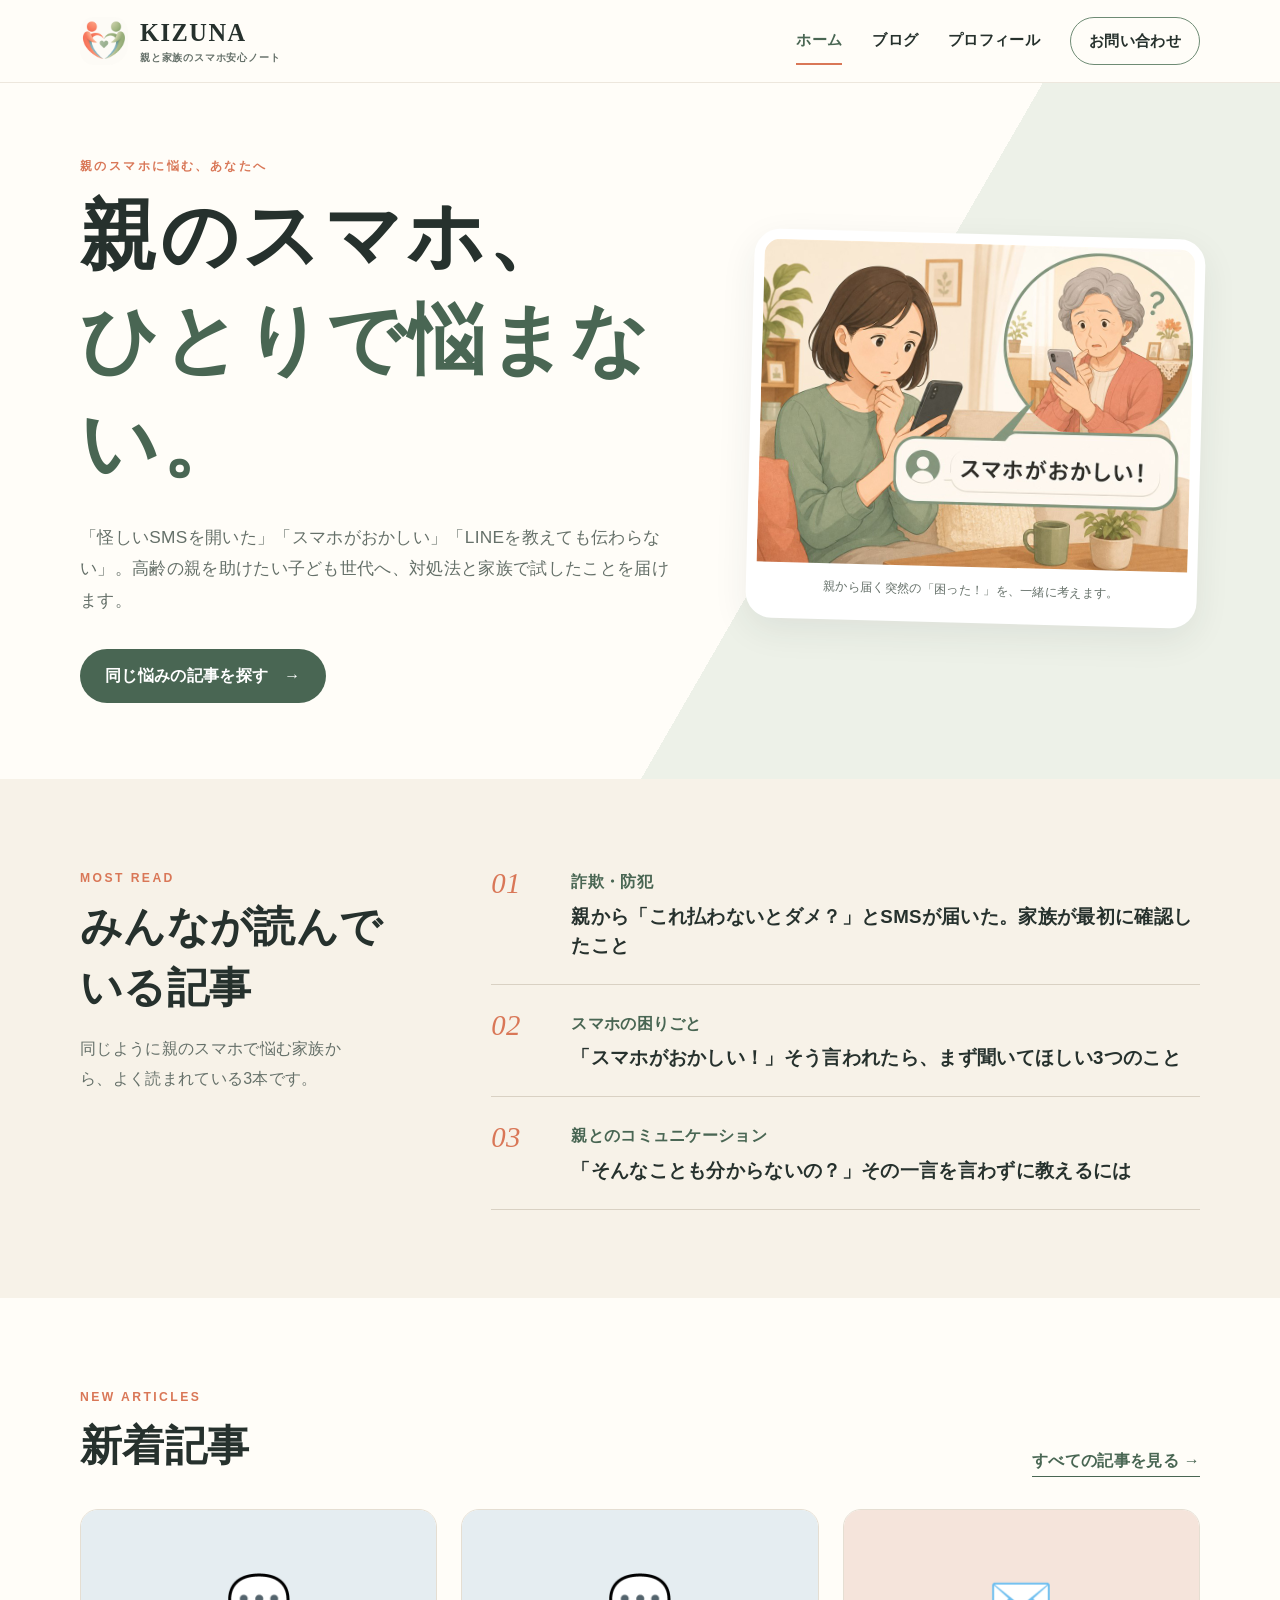
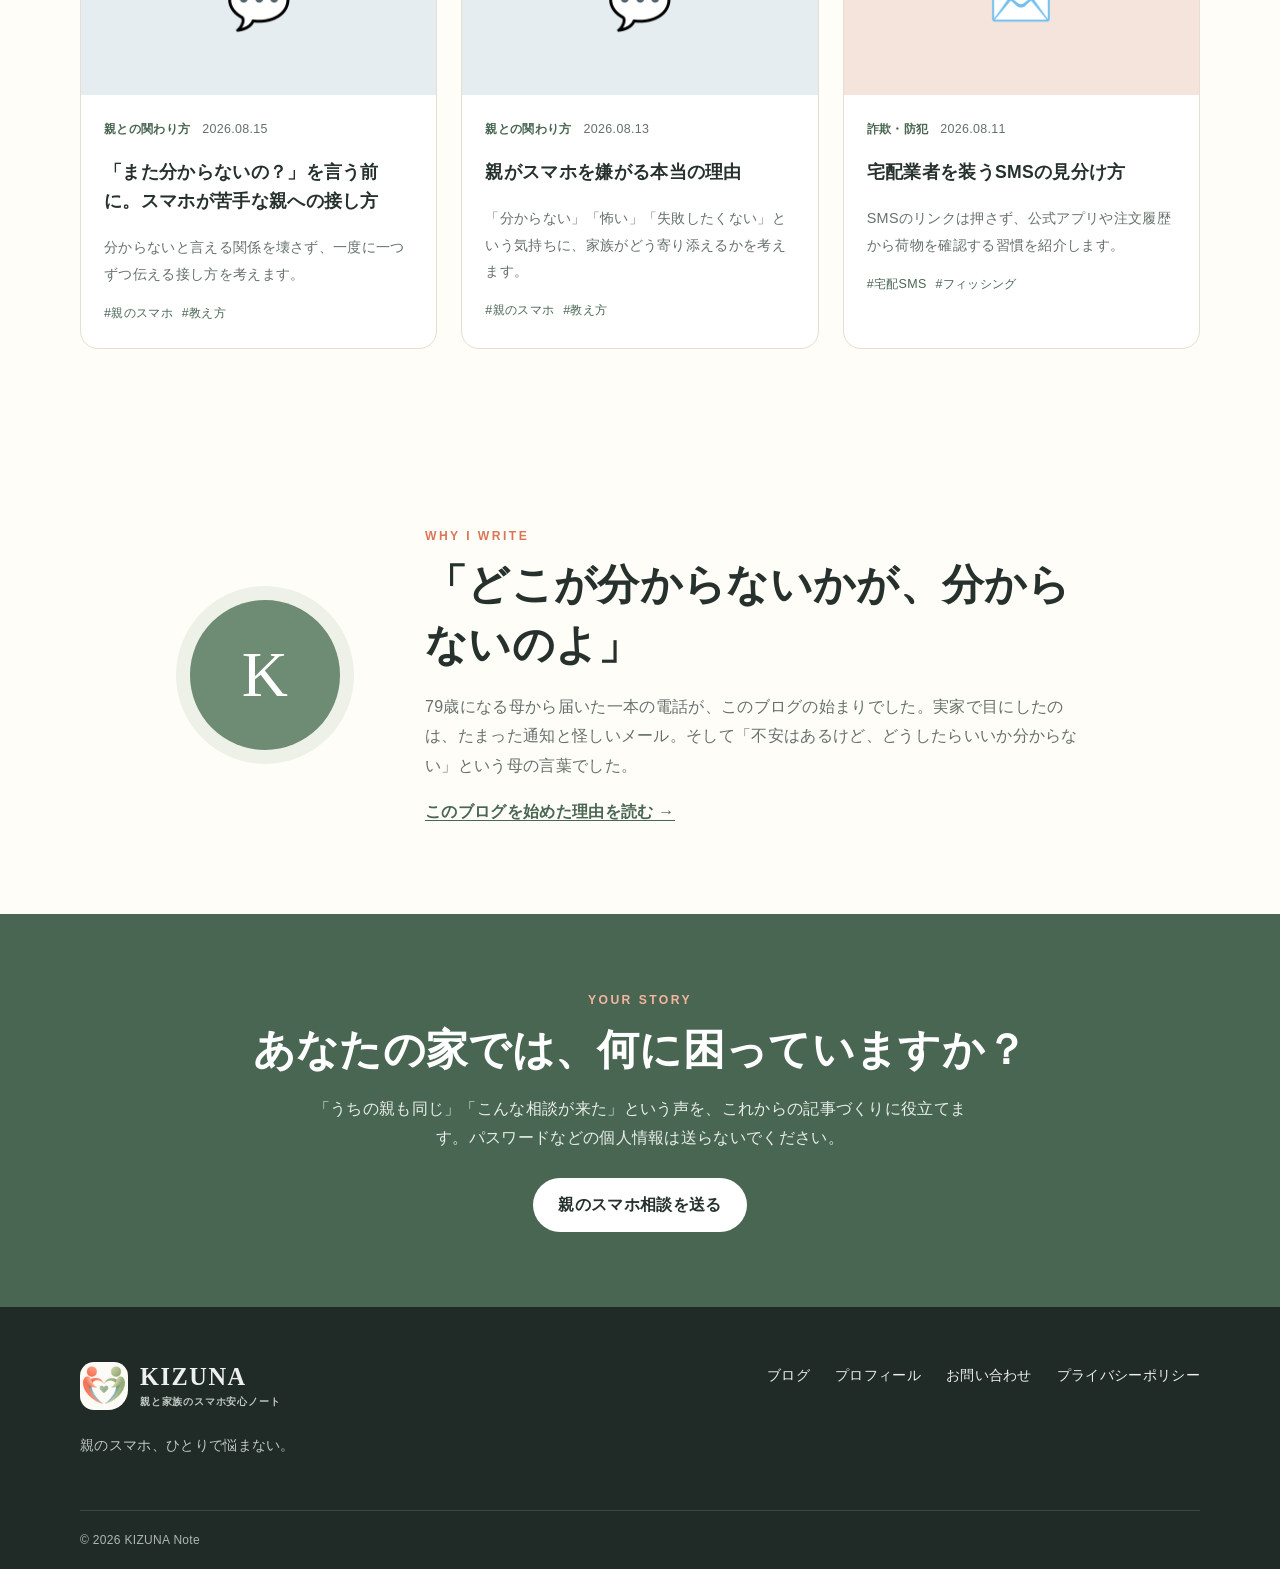
<file: index.html>
<!doctype html>
<html lang="ja">
<head>
<!-- Google tag (gtag.js) -->
<script async src="https://www.googletagmanager.com/gtag/js?id=G-VS8XKYZY62"></script>
<script>
  window.dataLayer = window.dataLayer || [];
  function gtag(){dataLayer.push(arguments);}
  gtag('js', new Date());
  gtag('config', 'G-VS8XKYZY62');
</script>
  <meta charset="utf-8">
  <meta name="viewport" content="width=device-width, initial-scale=1">
  <title>KIZUNAノート｜親のスマホで困っている家族のためのブログ</title>
  <meta name="description" content="高齢の親のスマホ、詐欺対策、教え方に悩む子ども世代へ。家族で安心してスマホと付き合うためのヒントを届けます。">
  <meta property="og:title" content="KIZUNAノート">
  <meta property="og:description" content="親のスマホ、ひとりで悩まない。家族のための対処法と実体験を届けます。">
  <meta property="og:type" content="website">
  <meta property="og:image" content="assets/images/og-kizuna-family.jpg">
  <meta name="twitter:card" content="summary_large_image">
  <link rel="stylesheet" href="assets/css/style.css">
  <script defer src="assets/js/main.js"></script>
  <script type="application/ld+json">
  {"@context":"https://schema.org","@type":"WebSite","name":"KIZUNAノート","description":"親のスマホで困っている家族のためのブログ"}
  </script>
</head>
<body>
  <a class="skip-link" href="#main">本文へ移動</a>
  <header class="site-header">
    <div class="container header-inner">
      <a class="brand" href="index.html" aria-label="KIZUNAノート ホーム"><span class="brand-mark"><b>K</b><i></i></span><span class="brand-copy"><strong>KIZUNA</strong><small>親と家族のスマホ安心ノート</small></span></a>
      <button class="menu-button" type="button" aria-expanded="false" aria-controls="global-nav"><span></span><span></span><span></span><span class="sr-only">メニュー</span></button>
      <nav id="global-nav" class="global-nav" aria-label="メインメニュー">
        <a aria-current="page" href="index.html">ホーム</a><a href="blog.html">ブログ</a><a href="profile.html">プロフィール</a><a class="nav-contact" href="contact.html">お問い合わせ</a>
      </nav>
    </div>
  </header>

  <main id="main">
    <section class="hero">
      <div class="container hero-grid">
        <div>
          <p class="eyebrow">親のスマホに悩む、あなたへ</p>
          <h1>親のスマホ、<br><em>ひとりで悩まない。</em></h1>
          <p class="hero-copy">「怪しいSMSを開いた」「スマホがおかしい」「LINEを教えても伝わらない」。高齢の親を助けたい子ども世代へ、対処法と家族で試したことを届けます。</p>
          <a class="button" href="blog.html">同じ悩みの記事を探す <span aria-hidden="true">→</span></a>
        </div>
        <figure class="hero-visual"><img src="assets/images/hero-parent-message.jpg" alt="79歳の母からスマホがおかしいと連絡を受け、心配しながら画面を見る子どものイラスト"><figcaption>親から届く突然の「困った！」を、一緒に考えます。</figcaption></figure>
      </div>
    </section>

    <section class="section tint">
      <div class="container popular-layout">
        <div><p class="eyebrow">MOST READ</p><h2>みんなが読んでいる記事</h2><p class="popular-intro">同じように親のスマホで悩む家族から、よく読まれている3本です。</p></div>
        <ol class="ranking">
          <li><span class="rank">01</span><div><span class="category">詐欺・防犯</span><h3><a href="article.html">親から「これ払わないとダメ？」とSMSが届いた。家族が最初に確認したこと</a></h3></div></li>
          <li><span class="rank">02</span><div><span class="category">スマホの困りごと</span><h3><a href="article-smartphone-trouble.html">「スマホがおかしい！」そう言われたら、まず聞いてほしい3つのこと</a></h3></div></li>
          <li><span class="rank">03</span><div><span class="category">親とのコミュニケーション</span><h3><a href="article-teaching-kindly.html">「そんなことも分からないの？」その一言を言わずに教えるには</a></h3></div></li>
        </ol>
      </div>
    </section>

    <section class="section">
      <div class="container">
        <div class="section-heading"><div><p class="eyebrow">NEW ARTICLES</p><h2>新着記事</h2></div><a class="text-link" href="blog.html">すべての記事を見る →</a></div>
        <div class="card-grid">
          <article class="post-card featured"><a class="card-visual visual-chat" href="article-parent-smartphone-support.html"><span class="visual-icon">💬</span></a><div class="card-body"><div class="meta"><span class="category">親との関わり方</span><time datetime="2026-08-15">2026.08.15</time></div><h3><a href="article-parent-smartphone-support.html">「また分からないの？」を言う前に。スマホが苦手な親への接し方</a></h3><p>分からないと言える関係を壊さず、一度に一つずつ伝える接し方を考えます。</p><div class="tags"><span>#親のスマホ</span><span>#教え方</span></div></div></article>
          <article class="post-card"><a class="card-visual visual-chat" href="article-parent-smartphone-reluctance.html"><span class="visual-icon">💬</span></a><div class="card-body"><div class="meta"><span class="category">親との関わり方</span><time datetime="2026-08-13">2026.08.13</time></div><h3><a href="article-parent-smartphone-reluctance.html">親がスマホを嫌がる本当の理由</a></h3><p>「分からない」「怖い」「失敗したくない」という気持ちに、家族がどう寄り添えるかを考えます。</p><div class="tags"><span>#親のスマホ</span><span>#教え方</span></div></div></article>
          <article class="post-card"><a class="card-visual visual-security" href="article-delivery-sms.html"><span class="visual-icon">✉️</span></a><div class="card-body"><div class="meta"><span class="category">詐欺・防犯</span><time datetime="2026-08-11">2026.08.11</time></div><h3><a href="article-delivery-sms.html">宅配業者を装うSMSの見分け方</a></h3><p>SMSのリンクは押さず、公式アプリや注文履歴から荷物を確認する習慣を紹介します。</p><div class="tags"><span>#宅配SMS</span><span>#フィッシング</span></div></div></article>
        </div>
      </div>
    </section>

    <section class="section">
      <div class="container profile-band">
        <div class="avatar" aria-hidden="true">K</div>
        <div><p class="eyebrow">WHY I WRITE</p><h2>「どこが分からないかが、分からないのよ」</h2><p>79歳になる母から届いた一本の電話が、このブログの始まりでした。実家で目にしたのは、たまった通知と怪しいメール。そして「不安はあるけど、どうしたらいいか分からない」という母の言葉でした。</p><a class="text-link" href="profile.html">このブログを始めた理由を読む →</a></div>
      </div>
    </section>

    <section class="contact-cta"><div class="container"><p class="eyebrow">YOUR STORY</p><h2>あなたの家では、何に困っていますか？</h2><p>「うちの親も同じ」「こんな相談が来た」という声を、これからの記事づくりに役立てます。パスワードなどの個人情報は送らないでください。</p><a class="button button-light" href="contact.html">親のスマホ相談を送る</a></div></section>
  </main>
  <footer class="site-footer"><div class="container footer-inner"><div><a class="brand brand-footer" href="index.html"><span class="brand-mark"><b>K</b><i></i></span><span class="brand-copy"><strong>KIZUNA</strong><small>親と家族のスマホ安心ノート</small></span></a><p>親のスマホ、ひとりで悩まない。</p></div><nav aria-label="フッターメニュー"><a href="blog.html">ブログ</a><a href="profile.html">プロフィール</a><a href="contact.html">お問い合わせ</a><a href="privacy.html">&#12503;&#12521;&#12452;&#12496;&#12471;&#12540;&#12509;&#12522;&#12471;&#12540;</a></nav></div><div class="container copyright">© <span data-current-year>2026</span> KIZUNA Note</div></footer>
</body>
</html>
</file>
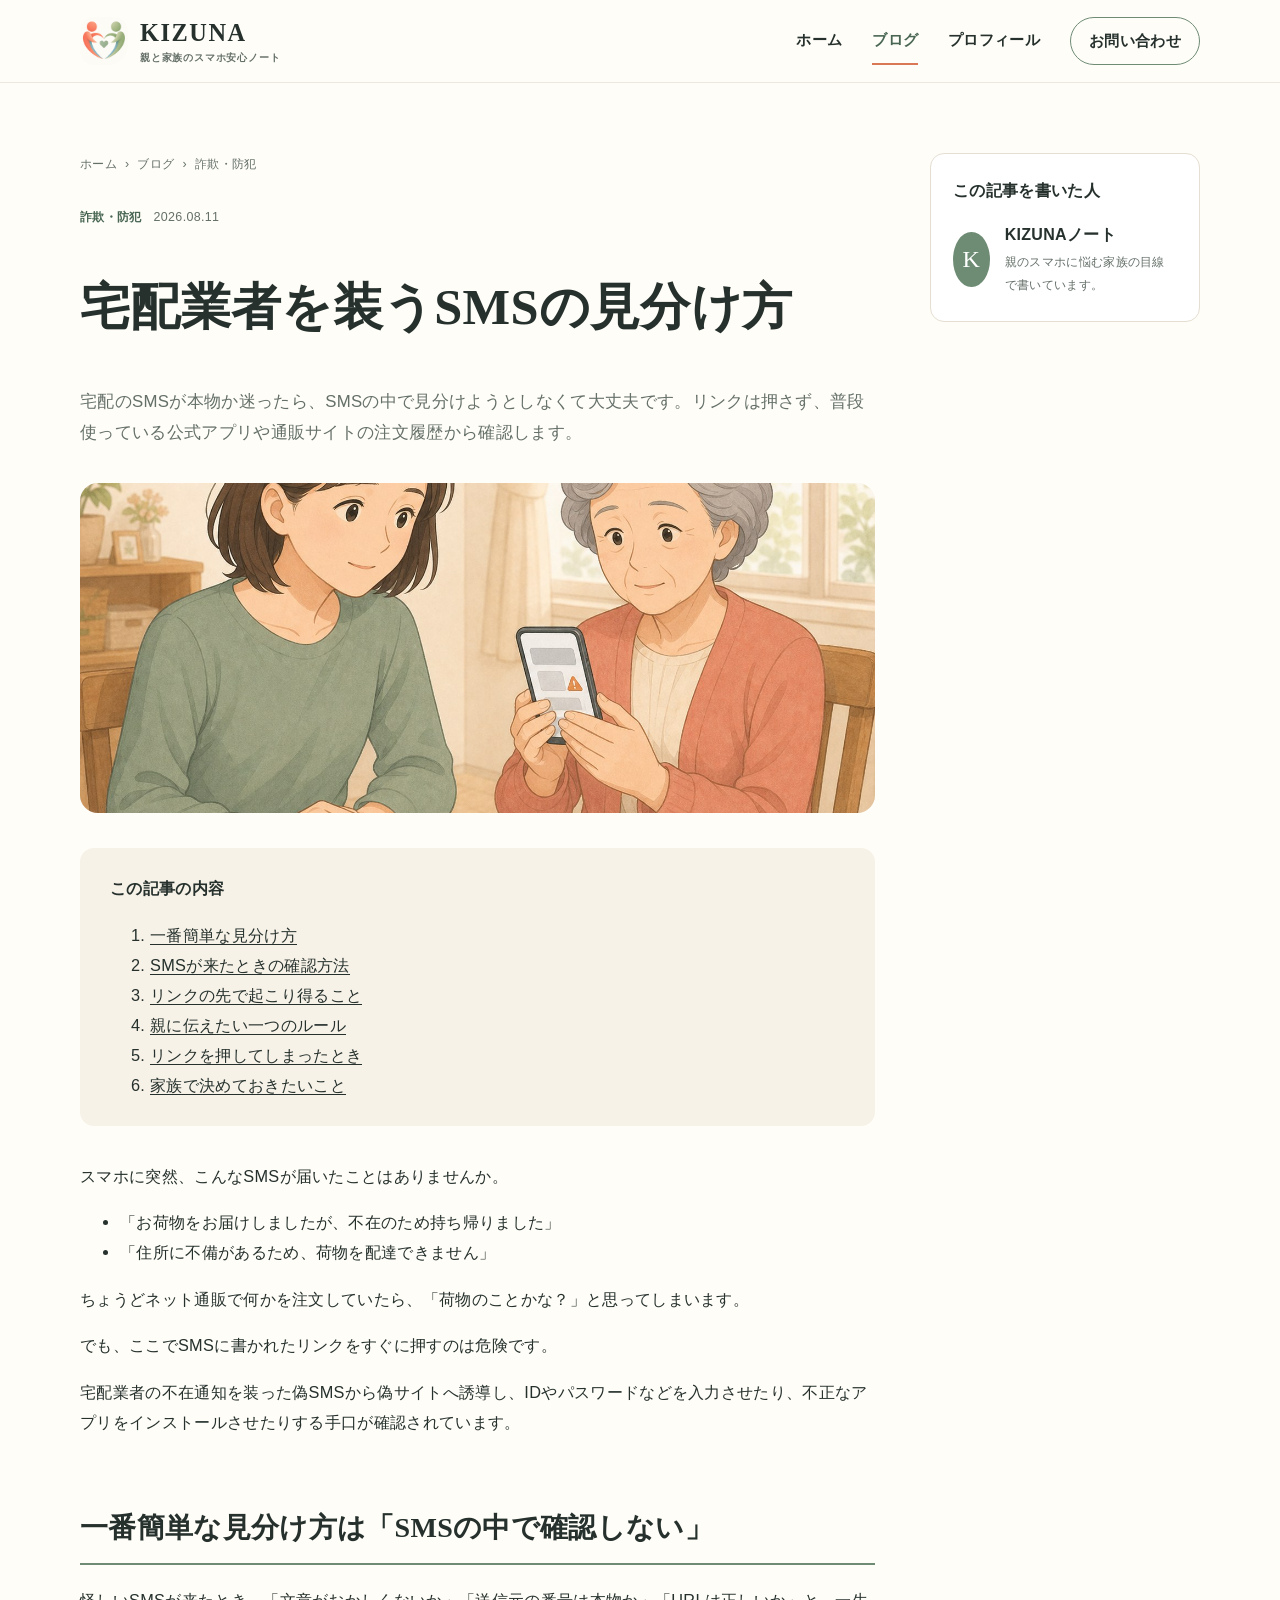
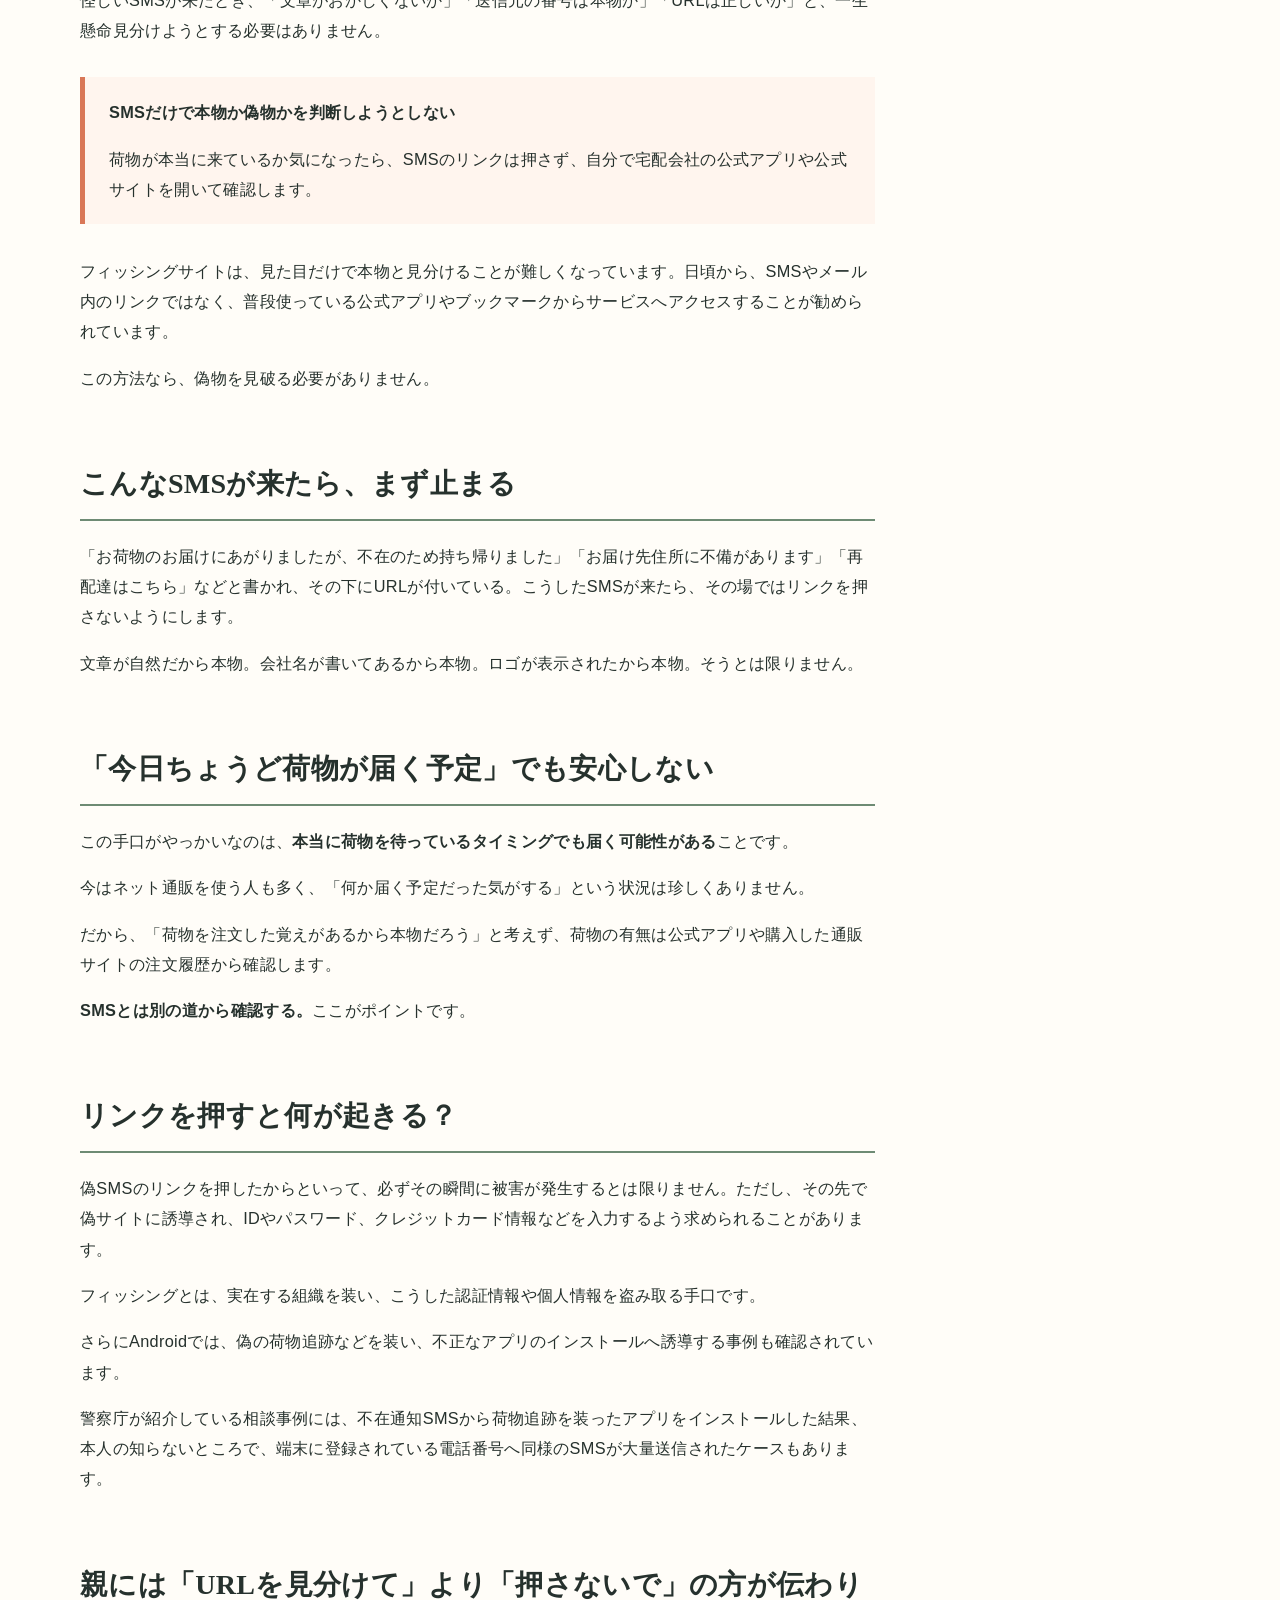
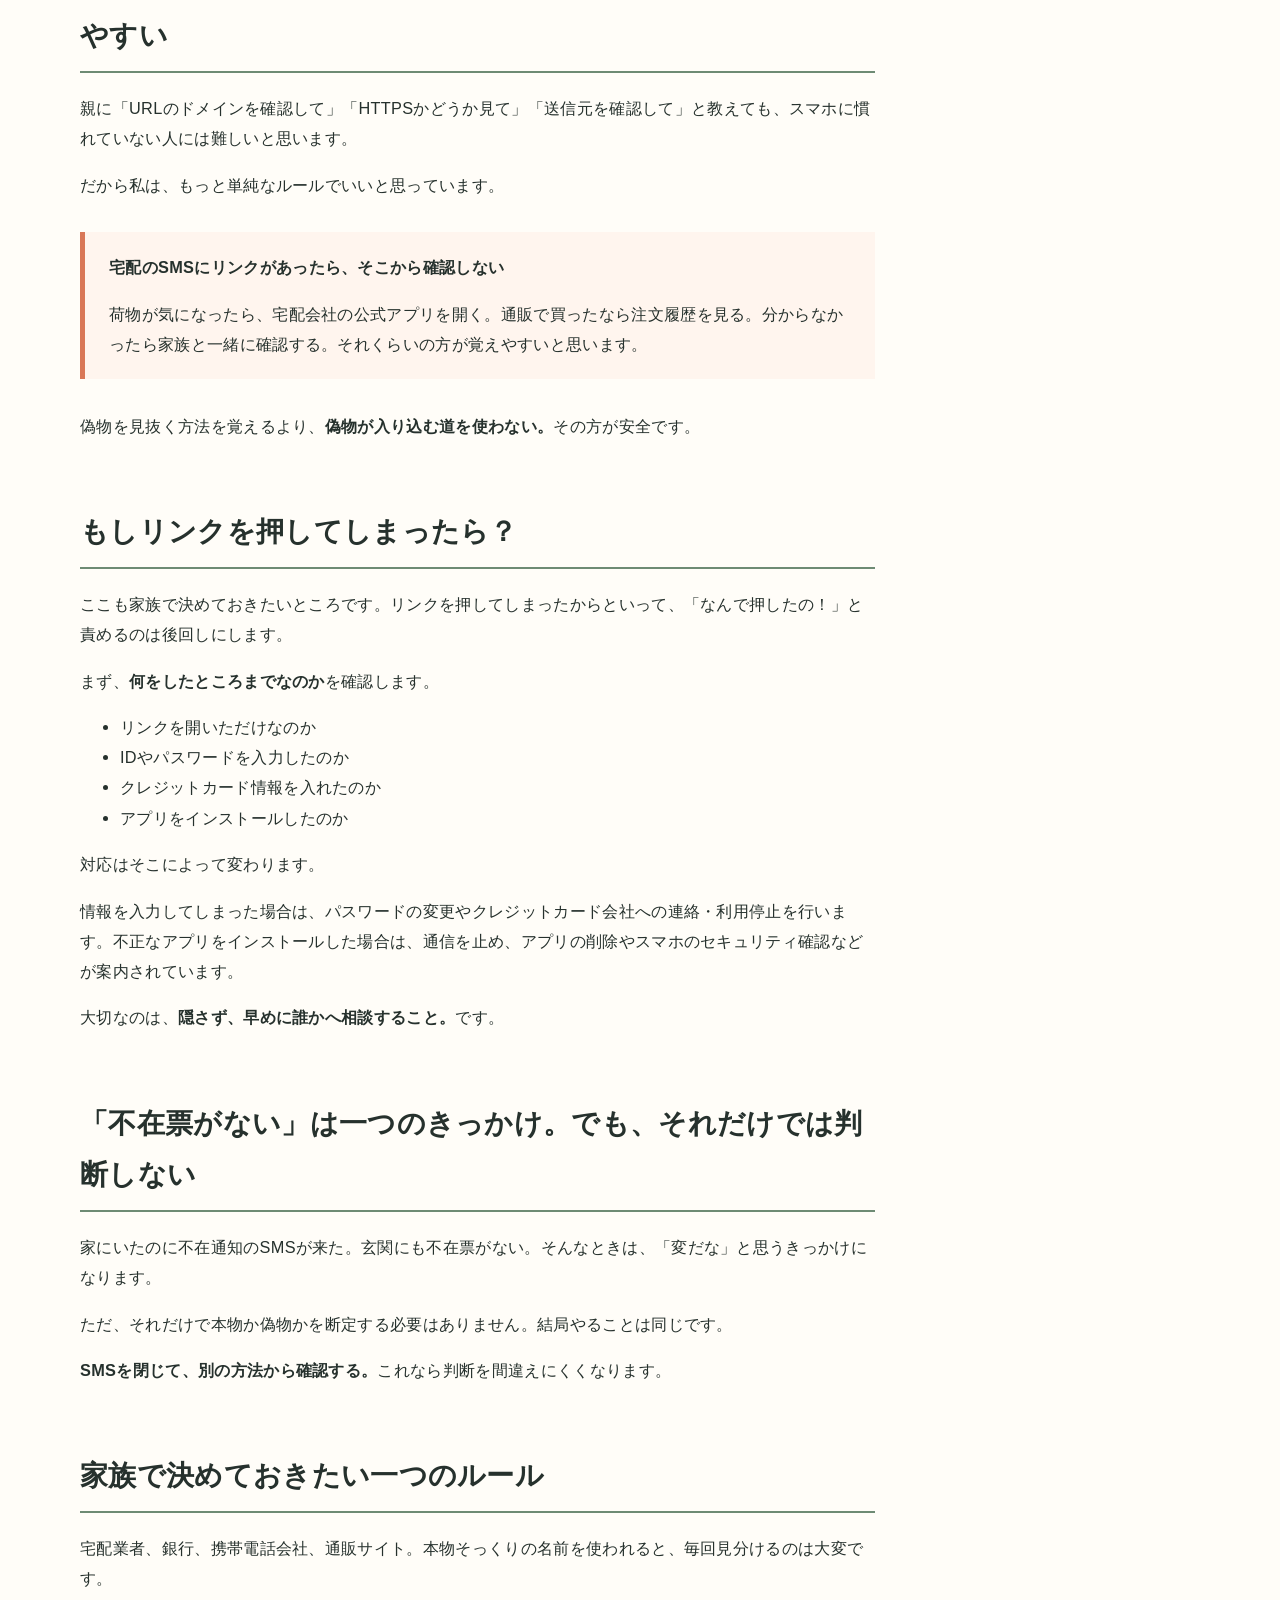
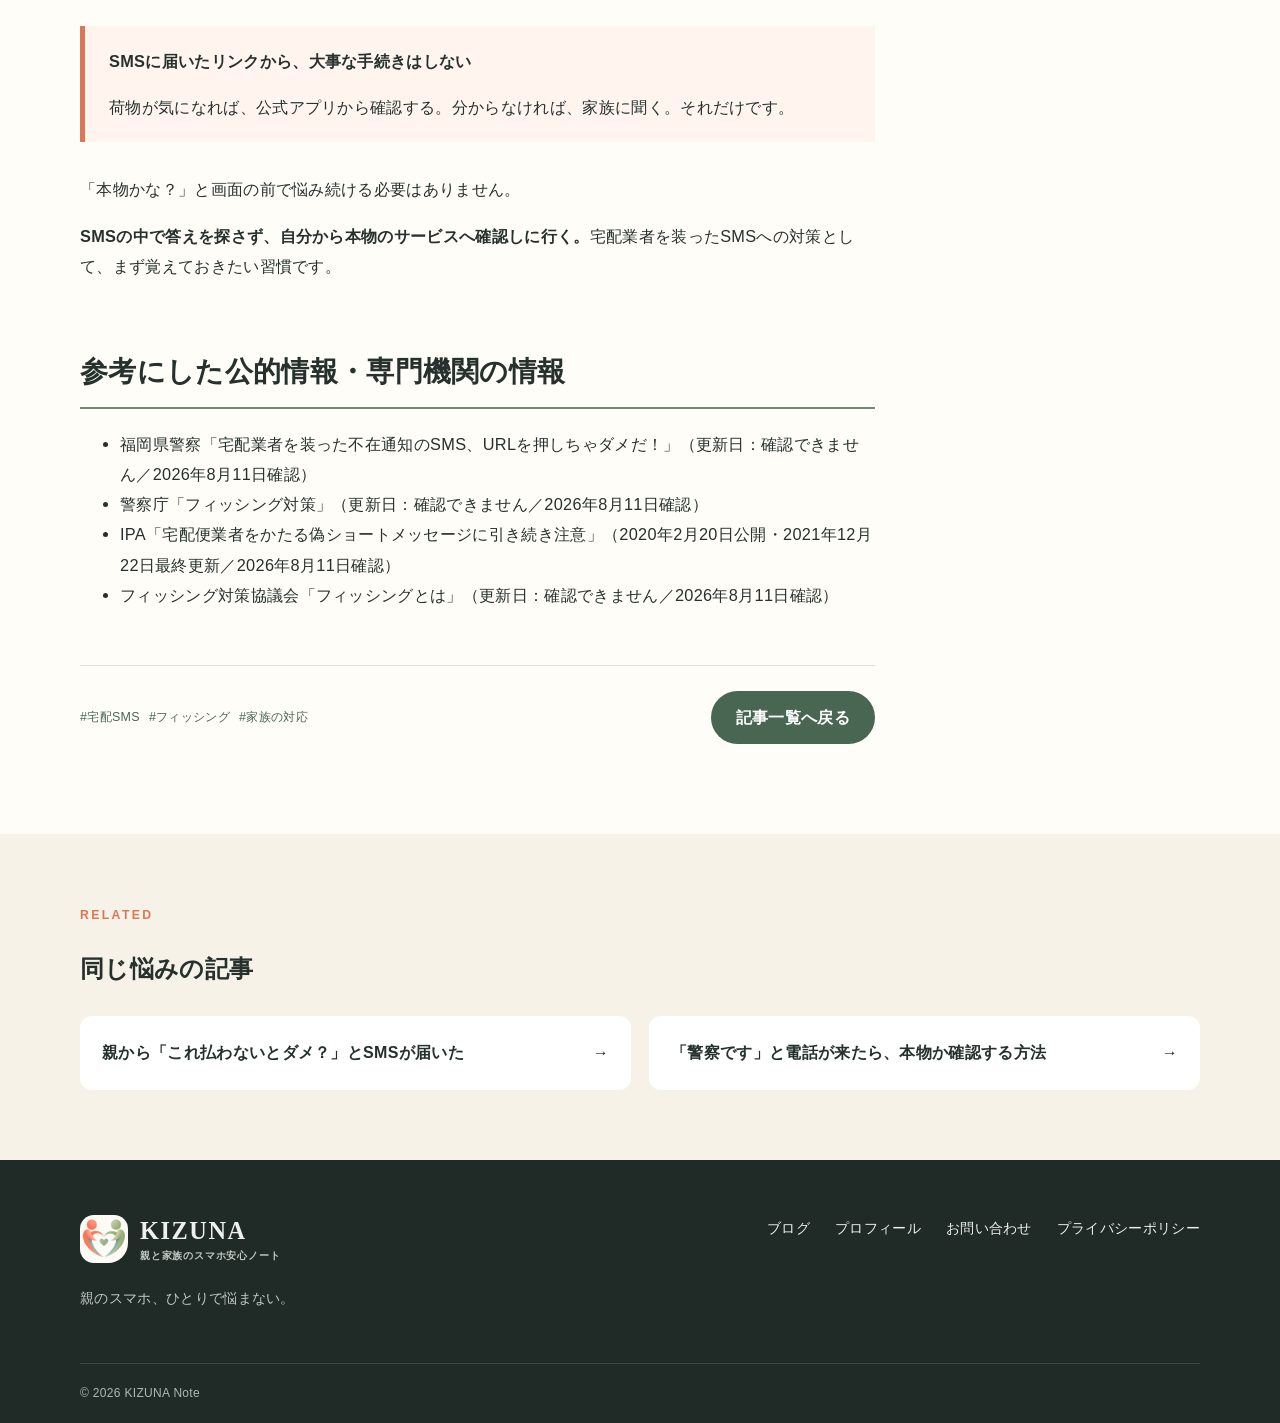
<file: article-delivery-sms.html>
<!doctype html>
<html lang="ja"><head>
<!-- Google tag (gtag.js) -->
<script async src="https://www.googletagmanager.com/gtag/js?id=G-VS8XKYZY62"></script>
<script>
  window.dataLayer = window.dataLayer || [];
  function gtag(){dataLayer.push(arguments);}
  gtag('js', new Date());
  gtag('config', 'G-VS8XKYZY62');
</script><meta charset="utf-8"><meta name="viewport" content="width=device-width,initial-scale=1">
<title>宅配業者を装うSMSの見分け方｜KIZUNAノート</title>
<meta name="description" content="宅配業者を装うSMSが届いたとき、リンクを押さず、公式アプリや注文履歴から荷物を確認する方法を家族の目線で紹介します。">
<meta property="og:type" content="article"><meta property="og:title" content="宅配業者を装うSMSの見分け方"><meta property="og:description" content="SMSの中で本物か見分けようとせず、公式アプリや注文履歴から確認する習慣を紹介します。"><meta property="og:image" content="assets/images/article-delivery-sms.jpg"><meta name="twitter:card" content="summary_large_image">
<link rel="stylesheet" href="assets/css/style.css?v=20260808-4"><script defer src="assets/js/main.js"></script>
<script type="application/ld+json">{"@context":"https://schema.org","@type":"BlogPosting","headline":"宅配業者を装うSMSの見分け方","description":"宅配業者を装うSMSが届いたとき、リンクを押さず、公式アプリや注文履歴から荷物を確認する方法を家族の目線で紹介します。","datePublished":"2026-08-11","author":{"@type":"Organization","name":"KIZUNAノート"},"image":"assets/images/article-delivery-sms.jpg"}</script></head>
<body><a class="skip-link" href="#main">本文へ移動</a><header class="site-header"><div class="container header-inner"><a class="brand" href="index.html"><span class="brand-mark"><b>K</b><i></i></span><span class="brand-copy"><strong>KIZUNA</strong><small>親と家族のスマホ安心ノート</small></span></a><button class="menu-button" type="button" aria-expanded="false" aria-controls="global-nav"><span></span><span></span><span></span><span class="sr-only">メニュー</span></button><nav id="global-nav" class="global-nav"><a href="index.html">ホーム</a><a aria-current="page" href="blog.html">ブログ</a><a href="profile.html">プロフィール</a><a class="nav-contact" href="contact.html">お問い合わせ</a></nav></div></header>
<main id="main"><div class="container article-layout"><article class="article"><nav class="breadcrumbs" aria-label="パンくず"><a href="index.html">ホーム</a><span>›</span><a href="blog.html">ブログ</a><span>›</span><span>詐欺・防犯</span></nav>
<header class="article-header"><div class="meta"><span class="category">詐欺・防犯</span><time datetime="2026-08-11">2026.08.11</time></div><h1>宅配業者を装うSMSの見分け方</h1><p class="lead">宅配のSMSが本物か迷ったら、SMSの中で見分けようとしなくて大丈夫です。リンクは押さず、普段使っている公式アプリや通販サイトの注文履歴から確認します。</p><figure class="article-hero"><img src="assets/images/article-delivery-sms.jpg" alt="宅配の不審なSMSを受け取った母が、娘と一緒に一台のスマートフォンを確認しているイラスト"></figure></header>
<div class="article-body"><div class="toc"><strong>この記事の内容</strong><ol><li><a href="#dont-judge">一番簡単な見分け方</a></li><li><a href="#stop">SMSが来たときの確認方法</a></li><li><a href="#risk">リンクの先で起こり得ること</a></li><li><a href="#family">親に伝えたい一つのルール</a></li><li><a href="#clicked">リンクを押してしまったとき</a></li><li><a href="#rule">家族で決めておきたいこと</a></li></ol></div>
<p>スマホに突然、こんなSMSが届いたことはありませんか。</p><ul><li>「お荷物をお届けしましたが、不在のため持ち帰りました」</li><li>「住所に不備があるため、荷物を配達できません」</li></ul><p>ちょうどネット通販で何かを注文していたら、「荷物のことかな？」と思ってしまいます。</p><p>でも、ここでSMSに書かれたリンクをすぐに押すのは危険です。</p><p>宅配業者の不在通知を装った偽SMSから偽サイトへ誘導し、IDやパスワードなどを入力させたり、不正なアプリをインストールさせたりする手口が確認されています。</p>
<h2 id="dont-judge">一番簡単な見分け方は「SMSの中で確認しない」</h2><p>怪しいSMSが来たとき、「文章がおかしくないか」「送信元の番号は本物か」「URLは正しいか」と、一生懸命見分けようとする必要はありません。</p><div class="note"><strong>SMSだけで本物か偽物かを判断しようとしない</strong><p>荷物が本当に来ているか気になったら、SMSのリンクは押さず、自分で宅配会社の公式アプリや公式サイトを開いて確認します。</p></div><p>フィッシングサイトは、見た目だけで本物と見分けることが難しくなっています。日頃から、SMSやメール内のリンクではなく、普段使っている公式アプリやブックマークからサービスへアクセスすることが勧められています。</p><p>この方法なら、偽物を見破る必要がありません。</p>
<h2 id="stop">こんなSMSが来たら、まず止まる</h2><p>「お荷物のお届けにあがりましたが、不在のため持ち帰りました」「お届け先住所に不備があります」「再配達はこちら」などと書かれ、その下にURLが付いている。こうしたSMSが来たら、その場ではリンクを押さないようにします。</p><p>文章が自然だから本物。会社名が書いてあるから本物。ロゴが表示されたから本物。そうとは限りません。</p><h2>「今日ちょうど荷物が届く予定」でも安心しない</h2><p>この手口がやっかいなのは、<strong>本当に荷物を待っているタイミングでも届く可能性がある</strong>ことです。</p><p>今はネット通販を使う人も多く、「何か届く予定だった気がする」という状況は珍しくありません。</p><p>だから、「荷物を注文した覚えがあるから本物だろう」と考えず、荷物の有無は公式アプリや購入した通販サイトの注文履歴から確認します。</p><p><strong>SMSとは別の道から確認する。</strong>ここがポイントです。</p>
<h2 id="risk">リンクを押すと何が起きる？</h2><p>偽SMSのリンクを押したからといって、必ずその瞬間に被害が発生するとは限りません。ただし、その先で偽サイトに誘導され、IDやパスワード、クレジットカード情報などを入力するよう求められることがあります。</p><p>フィッシングとは、実在する組織を装い、こうした認証情報や個人情報を盗み取る手口です。</p><p>さらにAndroidでは、偽の荷物追跡などを装い、不正なアプリのインストールへ誘導する事例も確認されています。</p><p>警察庁が紹介している相談事例には、不在通知SMSから荷物追跡を装ったアプリをインストールした結果、本人の知らないところで、端末に登録されている電話番号へ同様のSMSが大量送信されたケースもあります。</p>
<h2 id="family">親には「URLを見分けて」より「押さないで」の方が伝わりやすい</h2><p>親に「URLのドメインを確認して」「HTTPSかどうか見て」「送信元を確認して」と教えても、スマホに慣れていない人には難しいと思います。</p><p>だから私は、もっと単純なルールでいいと思っています。</p><div class="note"><strong>宅配のSMSにリンクがあったら、そこから確認しない</strong><p>荷物が気になったら、宅配会社の公式アプリを開く。通販で買ったなら注文履歴を見る。分からなかったら家族と一緒に確認する。それくらいの方が覚えやすいと思います。</p></div><p>偽物を見抜く方法を覚えるより、<strong>偽物が入り込む道を使わない。</strong>その方が安全です。</p>
<h2 id="clicked">もしリンクを押してしまったら？</h2><p>ここも家族で決めておきたいところです。リンクを押してしまったからといって、「なんで押したの！」と責めるのは後回しにします。</p><p>まず、<strong>何をしたところまでなのか</strong>を確認します。</p><ul><li>リンクを開いただけなのか</li><li>IDやパスワードを入力したのか</li><li>クレジットカード情報を入れたのか</li><li>アプリをインストールしたのか</li></ul><p>対応はそこによって変わります。</p><p>情報を入力してしまった場合は、パスワードの変更やクレジットカード会社への連絡・利用停止を行います。不正なアプリをインストールした場合は、通信を止め、アプリの削除やスマホのセキュリティ確認などが案内されています。</p><p>大切なのは、<strong>隠さず、早めに誰かへ相談すること。</strong>です。</p>
<h2>「不在票がない」は一つのきっかけ。でも、それだけでは判断しない</h2><p>家にいたのに不在通知のSMSが来た。玄関にも不在票がない。そんなときは、「変だな」と思うきっかけになります。</p><p>ただ、それだけで本物か偽物かを断定する必要はありません。結局やることは同じです。</p><p><strong>SMSを閉じて、別の方法から確認する。</strong>これなら判断を間違えにくくなります。</p>
<h2 id="rule">家族で決めておきたい一つのルール</h2><p>宅配業者、銀行、携帯電話会社、通販サイト。本物そっくりの名前を使われると、毎回見分けるのは大変です。</p><div class="note"><strong>SMSに届いたリンクから、大事な手続きはしない</strong><p>荷物が気になれば、公式アプリから確認する。分からなければ、家族に聞く。それだけです。</p></div><p>「本物かな？」と画面の前で悩み続ける必要はありません。</p><p><strong>SMSの中で答えを探さず、自分から本物のサービスへ確認しに行く。</strong>宅配業者を装ったSMSへの対策として、まず覚えておきたい習慣です。</p>
<h2>参考にした公的情報・専門機関の情報</h2><ul><li><a href="https://www.police.pref.fukuoka.jp/seian/cyber/cyber_teguchi/takuhai_sms.html">福岡県警察「宅配業者を装った不在通知のSMS、URLを押しちゃダメだ！」</a>（更新日：確認できません／2026年8月11日確認）</li><li><a href="https://www.npa.go.jp/bureau/cyber/countermeasures/phishing.html">警察庁「フィッシング対策」</a>（更新日：確認できません／2026年8月11日確認）</li><li><a href="https://www.ipa.go.jp/security/anshin/attention/2020/mgdayori20200220.html">IPA「宅配便業者をかたる偽ショートメッセージに引き続き注意」</a>（2020年2月20日公開・2021年12月22日最終更新／2026年8月11日確認）</li><li><a href="https://www.antiphishing.jp/consumer/abt_phishing.html">フィッシング対策協議会「フィッシングとは」</a>（更新日：確認できません／2026年8月11日確認）</li></ul></div>
<footer class="article-footer"><div class="tags"><span>#宅配SMS</span><span>#フィッシング</span><span>#家族の対応</span></div><a class="button" href="blog.html">記事一覧へ戻る</a></footer></article>
<aside class="sidebar article-side"><section class="side-box"><h2>この記事を書いた人</h2><div class="author-mini"><span class="avatar">K</span><div><strong>KIZUNAノート</strong><p>親のスマホに悩む家族の目線で書いています。</p></div></div></section></aside></div>
<section class="related tint"><div class="container"><p class="eyebrow">RELATED</p><h2>同じ悩みの記事</h2><div class="related-grid"><a href="article.html">親から「これ払わないとダメ？」とSMSが届いた <span>→</span></a><a href="article-police-call.html">「警察です」と電話が来たら、本物か確認する方法 <span>→</span></a></div></div></section></main>
<footer class="site-footer"><div class="container footer-inner"><div><a class="brand brand-footer" href="index.html"><span class="brand-mark"><b>K</b><i></i></span><span class="brand-copy"><strong>KIZUNA</strong><small>親と家族のスマホ安心ノート</small></span></a><p>親のスマホ、ひとりで悩まない。</p></div><nav><a href="blog.html">ブログ</a><a href="profile.html">プロフィール</a><a href="contact.html">お問い合わせ</a><a href="privacy.html">プライバシーポリシー</a></nav></div><div class="container copyright">© <span data-current-year></span> KIZUNA Note</div></footer></body></html>
</file>
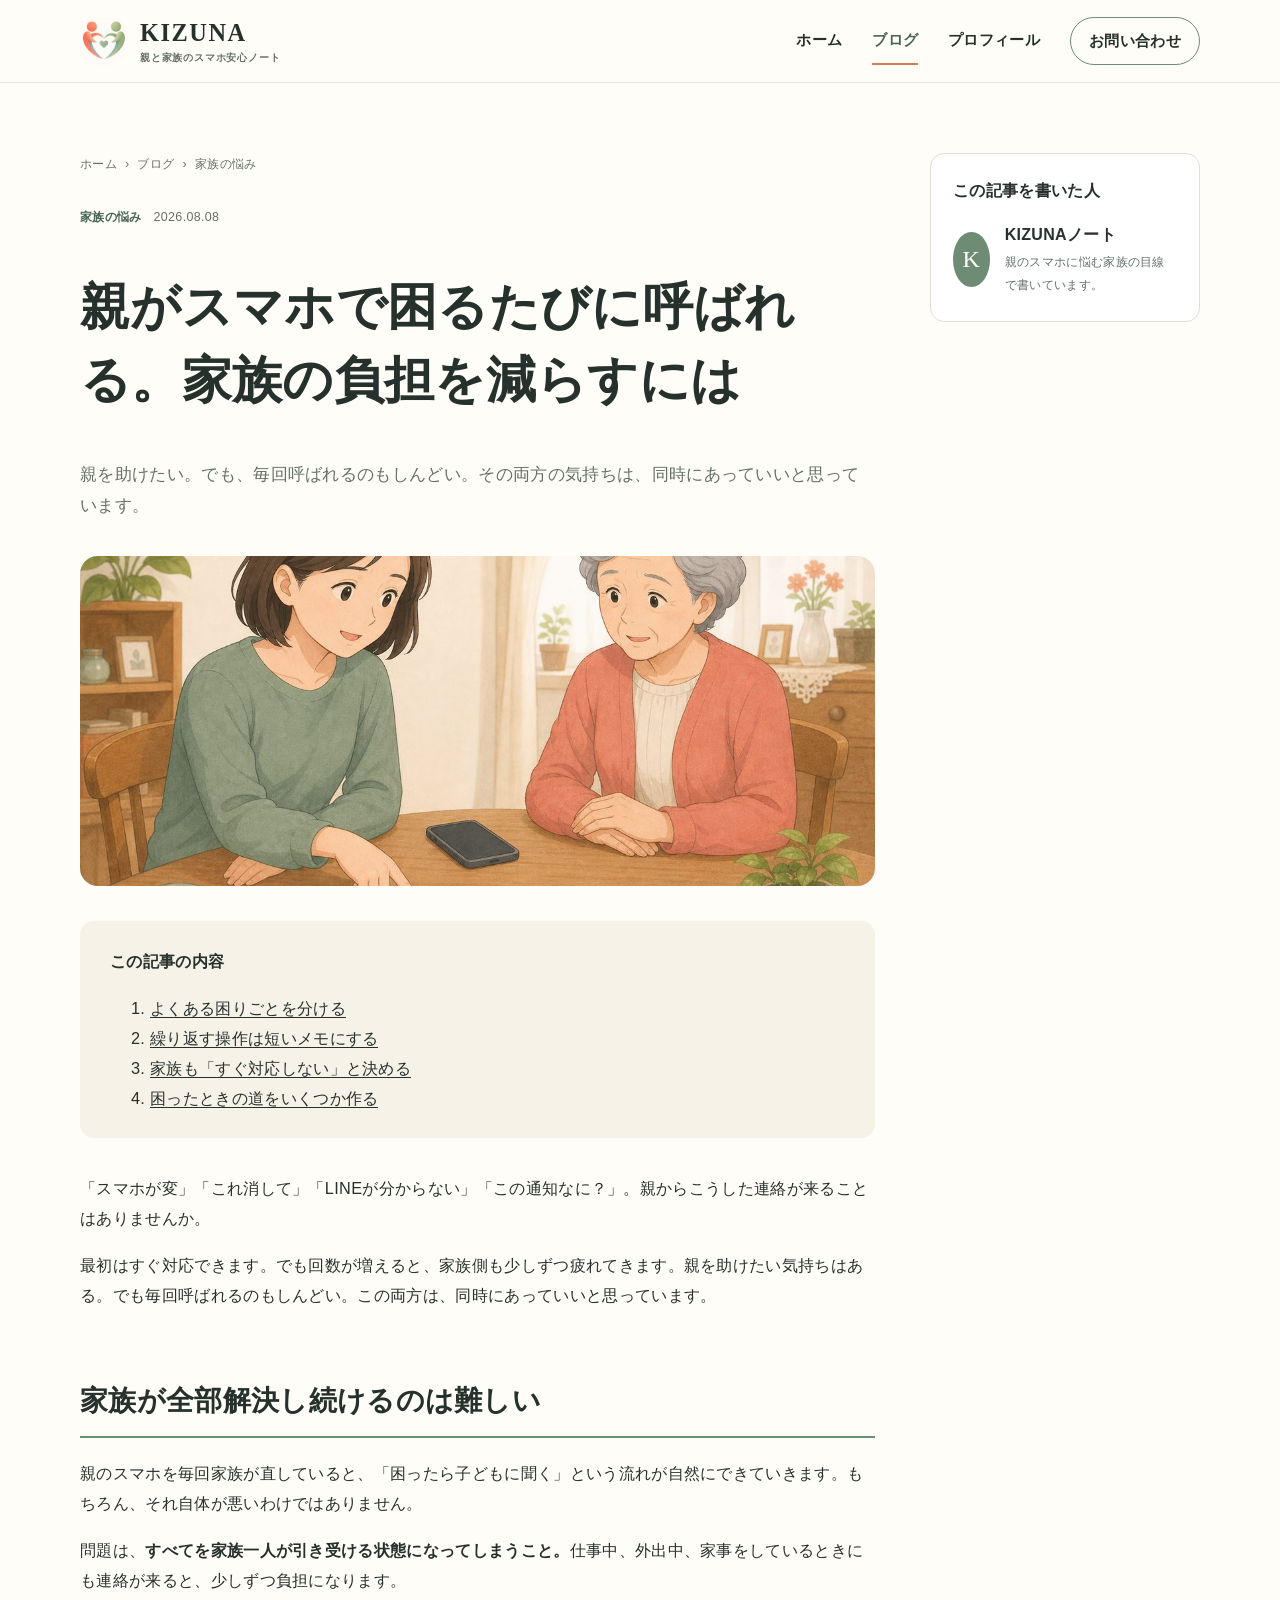
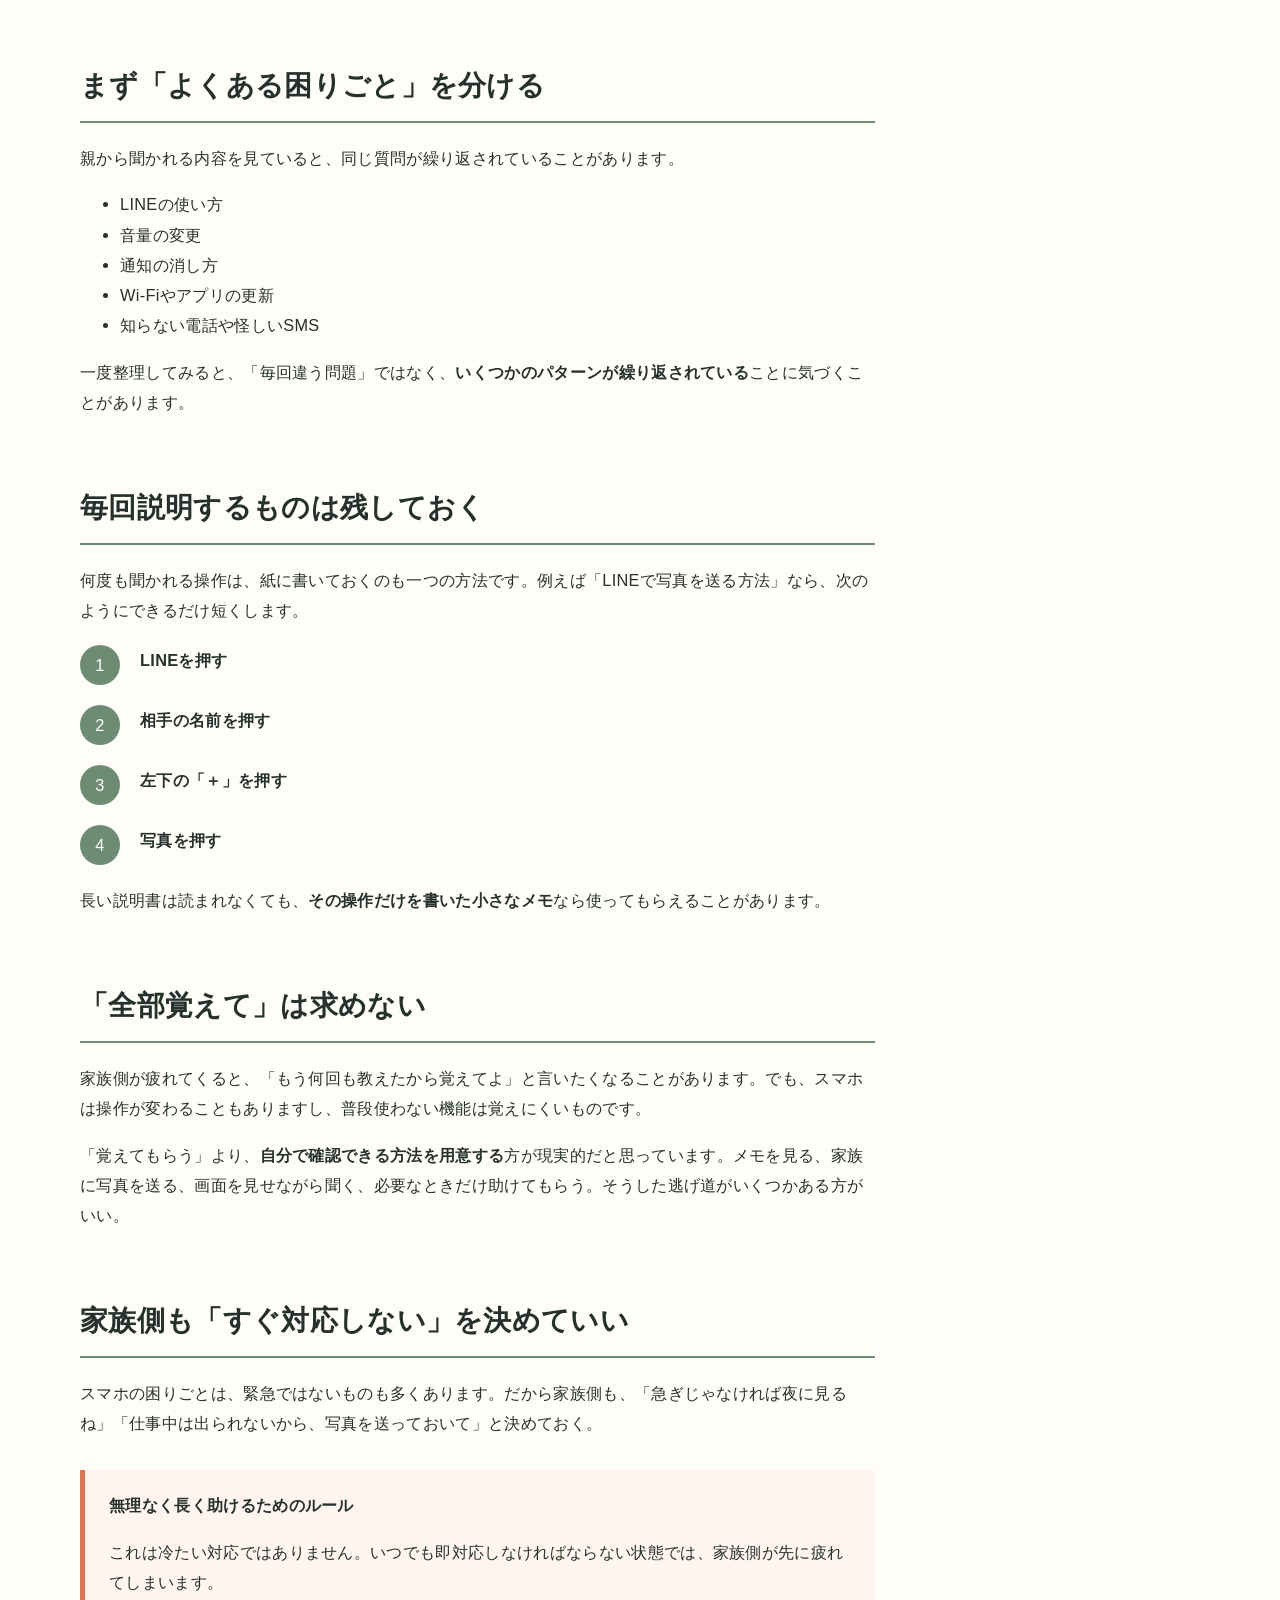
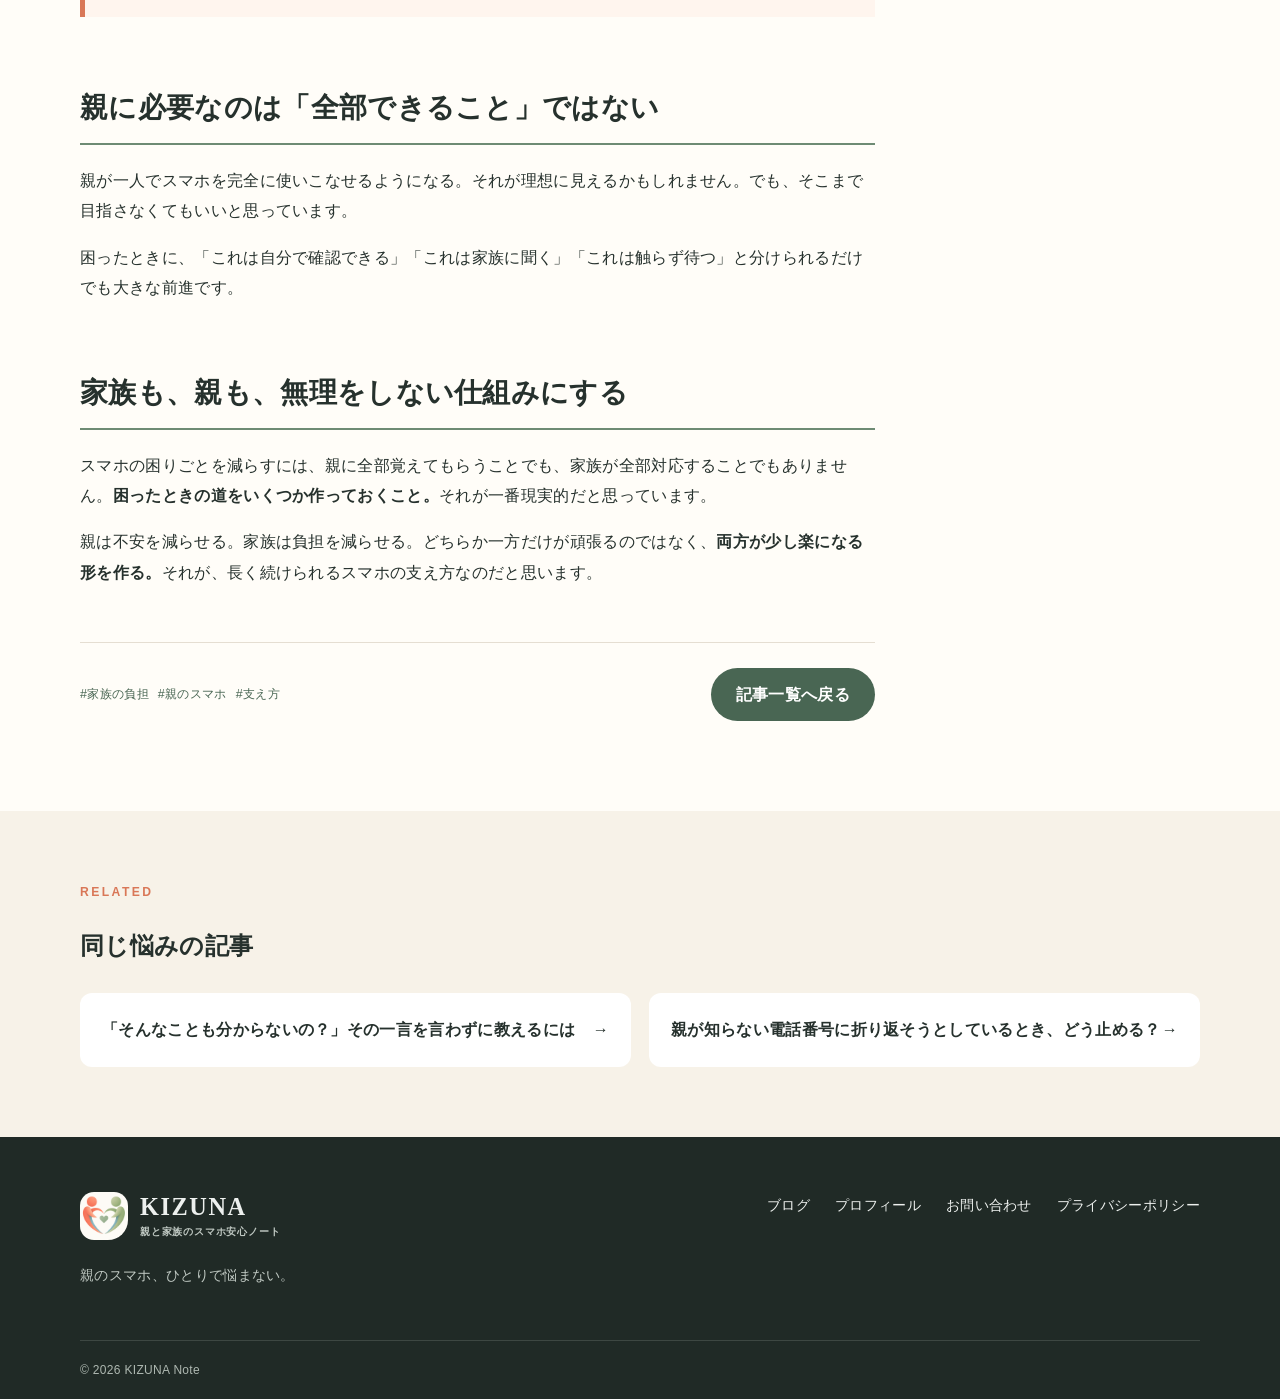
<file: article-family-burden.html>
<!doctype html>
<html lang="ja"><head>
<!-- Google tag (gtag.js) -->
<script async src="https://www.googletagmanager.com/gtag/js?id=G-VS8XKYZY62"></script>
<script>
  window.dataLayer = window.dataLayer || [];
  function gtag(){dataLayer.push(arguments);}
  gtag('js', new Date());
  gtag('config', 'G-VS8XKYZY62');
</script><meta charset="utf-8"><meta name="viewport" content="width=device-width,initial-scale=1">
<title>親がスマホで困るたびに呼ばれる。家族の負担を減らすには｜KIZUNAノート</title>
<meta name="description" content="親からスマホの相談を繰り返し受ける家族が、メモや対応ルールを使って無理なく支え続ける方法を考えます。">
<meta property="og:type" content="article"><meta property="og:title" content="親がスマホで困るたびに呼ばれる。家族の負担を減らすには"><meta property="og:image" content="assets/images/article-family-burden.jpg">
<link rel="stylesheet" href="assets/css/style.css?v=20260808-4"><script defer src="assets/js/main.js"></script>
<script type="application/ld+json">{"@context":"https://schema.org","@type":"BlogPosting","headline":"親がスマホで困るたびに呼ばれる。家族の負担を減らすには","datePublished":"2026-08-08","author":{"@type":"Organization","name":"KIZUNAノート"}}</script></head>
<body><a class="skip-link" href="#main">本文へ移動</a><header class="site-header"><div class="container header-inner"><a class="brand" href="index.html"><span class="brand-mark"><b>K</b><i></i></span><span class="brand-copy"><strong>KIZUNA</strong><small>親と家族のスマホ安心ノート</small></span></a><button class="menu-button" type="button" aria-expanded="false" aria-controls="global-nav"><span></span><span></span><span></span><span class="sr-only">メニュー</span></button><nav id="global-nav" class="global-nav"><a href="index.html">ホーム</a><a aria-current="page" href="blog.html">ブログ</a><a href="profile.html">プロフィール</a><a class="nav-contact" href="contact.html">お問い合わせ</a></nav></div></header>
<main id="main"><div class="container article-layout"><article class="article"><nav class="breadcrumbs" aria-label="パンくず"><a href="index.html">ホーム</a><span>›</span><a href="blog.html">ブログ</a><span>›</span><span>家族の悩み</span></nav>
<header class="article-header"><div class="meta"><span class="category">家族の悩み</span><time datetime="2026-08-08">2026.08.08</time></div><h1>親がスマホで困るたびに呼ばれる。家族の負担を減らすには</h1><p class="lead">親を助けたい。でも、毎回呼ばれるのもしんどい。その両方の気持ちは、同時にあっていいと思っています。</p><figure class="article-hero"><img src="assets/images/article-family-burden.jpg" alt="スマホの困りごとを整理するため、母と娘が短いメモを一緒に確認するイラスト"></figure></header>
<div class="article-body"><div class="toc"><strong>この記事の内容</strong><ol><li><a href="#patterns">よくある困りごとを分ける</a></li><li><a href="#memo">繰り返す操作は短いメモにする</a></li><li><a href="#rules">家族も「すぐ対応しない」と決める</a></li><li><a href="#paths">困ったときの道をいくつか作る</a></li></ol></div>
<p>「スマホが変」「これ消して」「LINEが分からない」「この通知なに？」。親からこうした連絡が来ることはありませんか。</p><p>最初はすぐ対応できます。でも回数が増えると、家族側も少しずつ疲れてきます。親を助けたい気持ちはある。でも毎回呼ばれるのもしんどい。この両方は、同時にあっていいと思っています。</p>
<h2>家族が全部解決し続けるのは難しい</h2><p>親のスマホを毎回家族が直していると、「困ったら子どもに聞く」という流れが自然にできていきます。もちろん、それ自体が悪いわけではありません。</p><p>問題は、<strong>すべてを家族一人が引き受ける状態になってしまうこと。</strong>仕事中、外出中、家事をしているときにも連絡が来ると、少しずつ負担になります。</p>
<h2 id="patterns">まず「よくある困りごと」を分ける</h2><p>親から聞かれる内容を見ていると、同じ質問が繰り返されていることがあります。</p><ul><li>LINEの使い方</li><li>音量の変更</li><li>通知の消し方</li><li>Wi-Fiやアプリの更新</li><li>知らない電話や怪しいSMS</li></ul><p>一度整理してみると、「毎回違う問題」ではなく、<strong>いくつかのパターンが繰り返されている</strong>ことに気づくことがあります。</p>
<h2 id="memo">毎回説明するものは残しておく</h2><p>何度も聞かれる操作は、紙に書いておくのも一つの方法です。例えば「LINEで写真を送る方法」なら、次のようにできるだけ短くします。</p><ol class="steps"><li><span>1</span><div><strong>LINEを押す</strong></div></li><li><span>2</span><div><strong>相手の名前を押す</strong></div></li><li><span>3</span><div><strong>左下の「＋」を押す</strong></div></li><li><span>4</span><div><strong>写真を押す</strong></div></li></ol><p>長い説明書は読まれなくても、<strong>その操作だけを書いた小さなメモ</strong>なら使ってもらえることがあります。</p>
<h2>「全部覚えて」は求めない</h2><p>家族側が疲れてくると、「もう何回も教えたから覚えてよ」と言いたくなることがあります。でも、スマホは操作が変わることもありますし、普段使わない機能は覚えにくいものです。</p><p>「覚えてもらう」より、<strong>自分で確認できる方法を用意する</strong>方が現実的だと思っています。メモを見る、家族に写真を送る、画面を見せながら聞く、必要なときだけ助けてもらう。そうした逃げ道がいくつかある方がいい。</p>
<h2 id="rules">家族側も「すぐ対応しない」を決めていい</h2><p>スマホの困りごとは、緊急ではないものも多くあります。だから家族側も、「急ぎじゃなければ夜に見るね」「仕事中は出られないから、写真を送っておいて」と決めておく。</p><div class="note"><strong>無理なく長く助けるためのルール</strong><p>これは冷たい対応ではありません。いつでも即対応しなければならない状態では、家族側が先に疲れてしまいます。</p></div>
<h2>親に必要なのは「全部できること」ではない</h2><p>親が一人でスマホを完全に使いこなせるようになる。それが理想に見えるかもしれません。でも、そこまで目指さなくてもいいと思っています。</p><p>困ったときに、「これは自分で確認できる」「これは家族に聞く」「これは触らず待つ」と分けられるだけでも大きな前進です。</p>
<h2 id="paths">家族も、親も、無理をしない仕組みにする</h2><p>スマホの困りごとを減らすには、親に全部覚えてもらうことでも、家族が全部対応することでもありません。<strong>困ったときの道をいくつか作っておくこと。</strong>それが一番現実的だと思っています。</p><p>親は不安を減らせる。家族は負担を減らせる。どちらか一方だけが頑張るのではなく、<strong>両方が少し楽になる形を作る。</strong>それが、長く続けられるスマホの支え方なのだと思います。</p></div>
<footer class="article-footer"><div class="tags"><span>#家族の負担</span><span>#親のスマホ</span><span>#支え方</span></div><a class="button" href="blog.html">記事一覧へ戻る</a></footer></article>
<aside class="sidebar article-side"><section class="side-box"><h2>この記事を書いた人</h2><div class="author-mini"><span class="avatar">K</span><div><strong>KIZUNAノート</strong><p>親のスマホに悩む家族の目線で書いています。</p></div></div></section></aside></div>
<section class="related tint"><div class="container"><p class="eyebrow">RELATED</p><h2>同じ悩みの記事</h2><div class="related-grid"><a href="article-teaching-kindly.html">「そんなことも分からないの？」その一言を言わずに教えるには <span>→</span></a><a href="article-unknown-call.html">親が知らない電話番号に折り返そうとしているとき、どう止める？ <span>→</span></a></div></div></section></main>
<footer class="site-footer"><div class="container footer-inner"><div><a class="brand brand-footer" href="index.html"><span class="brand-mark"><b>K</b><i></i></span><span class="brand-copy"><strong>KIZUNA</strong><small>親と家族のスマホ安心ノート</small></span></a><p>親のスマホ、ひとりで悩まない。</p></div><nav><a href="blog.html">ブログ</a><a href="profile.html">プロフィール</a><a href="contact.html">お問い合わせ</a><a href="privacy.html">&#12503;&#12521;&#12452;&#12496;&#12471;&#12540;&#12509;&#12522;&#12471;&#12540;</a></nav></div><div class="container copyright">© <span data-current-year></span> KIZUNA Note</div></footer></body></html>
</file>
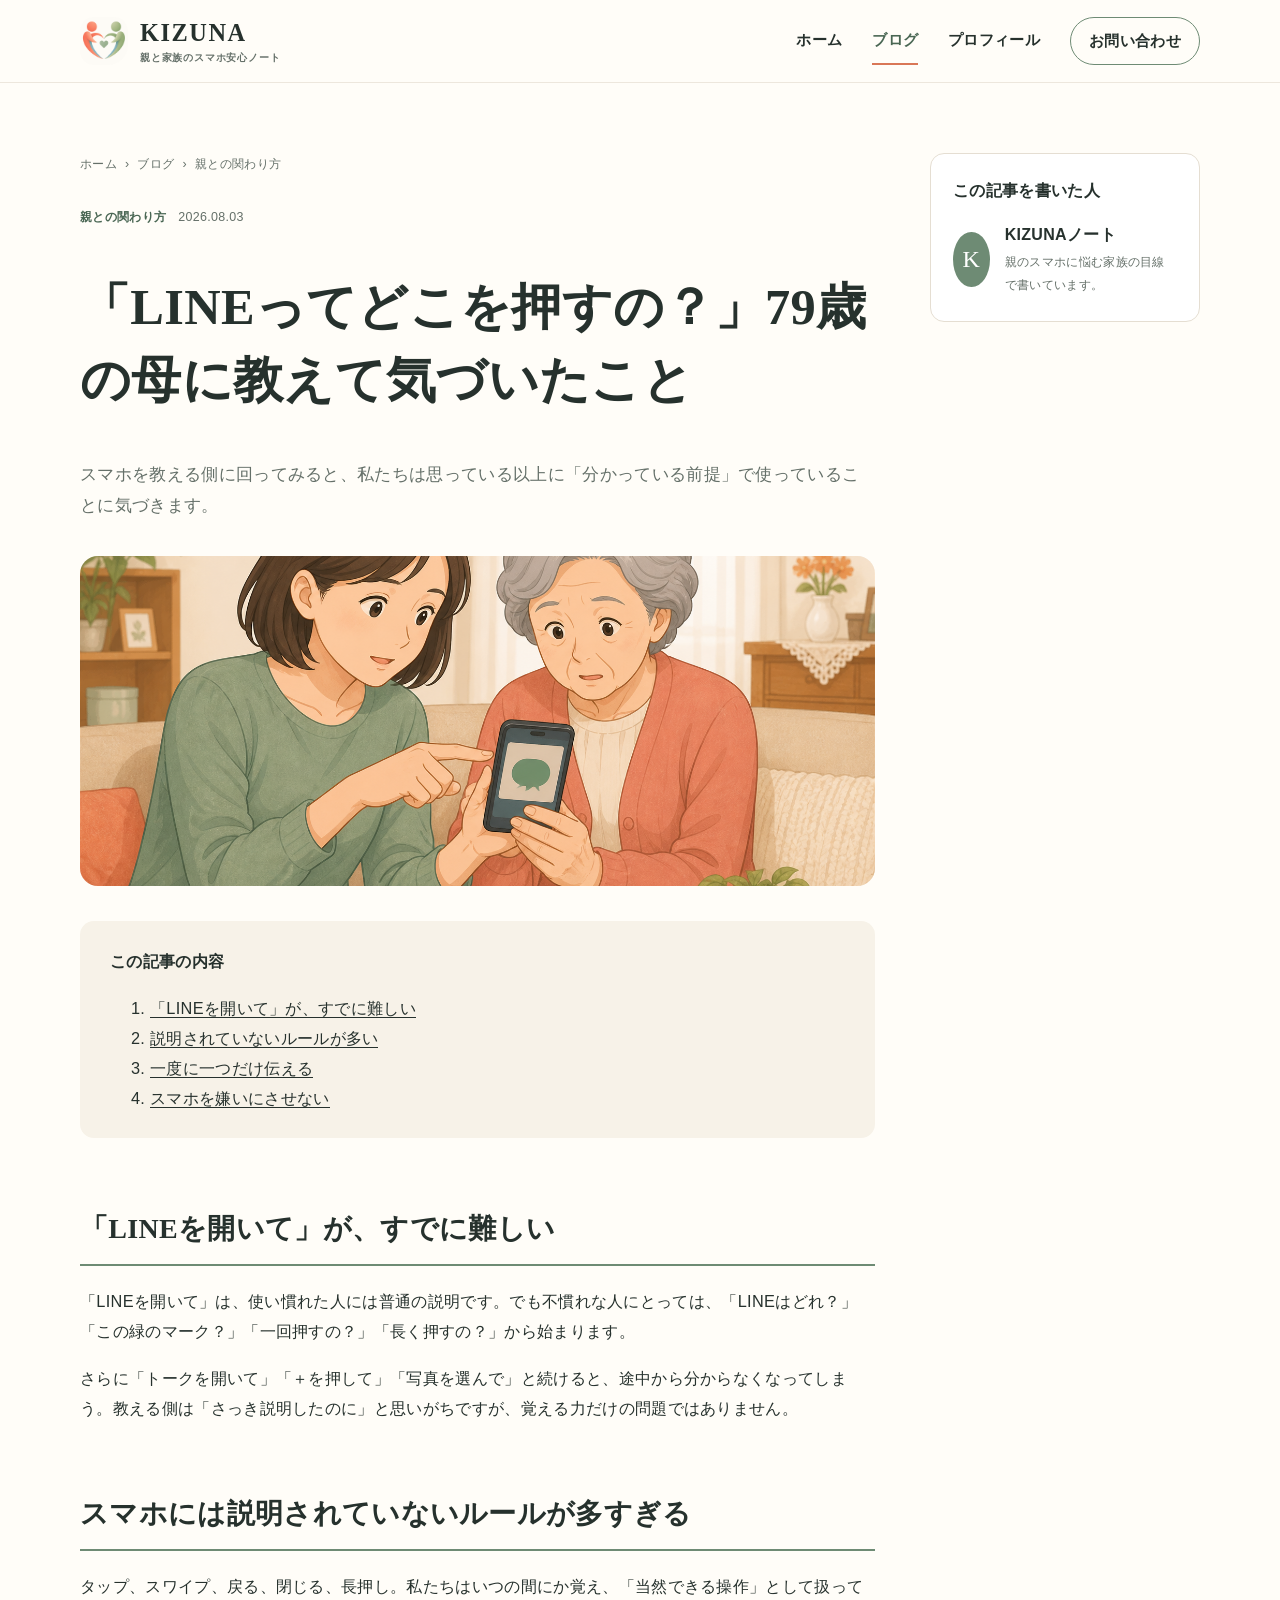
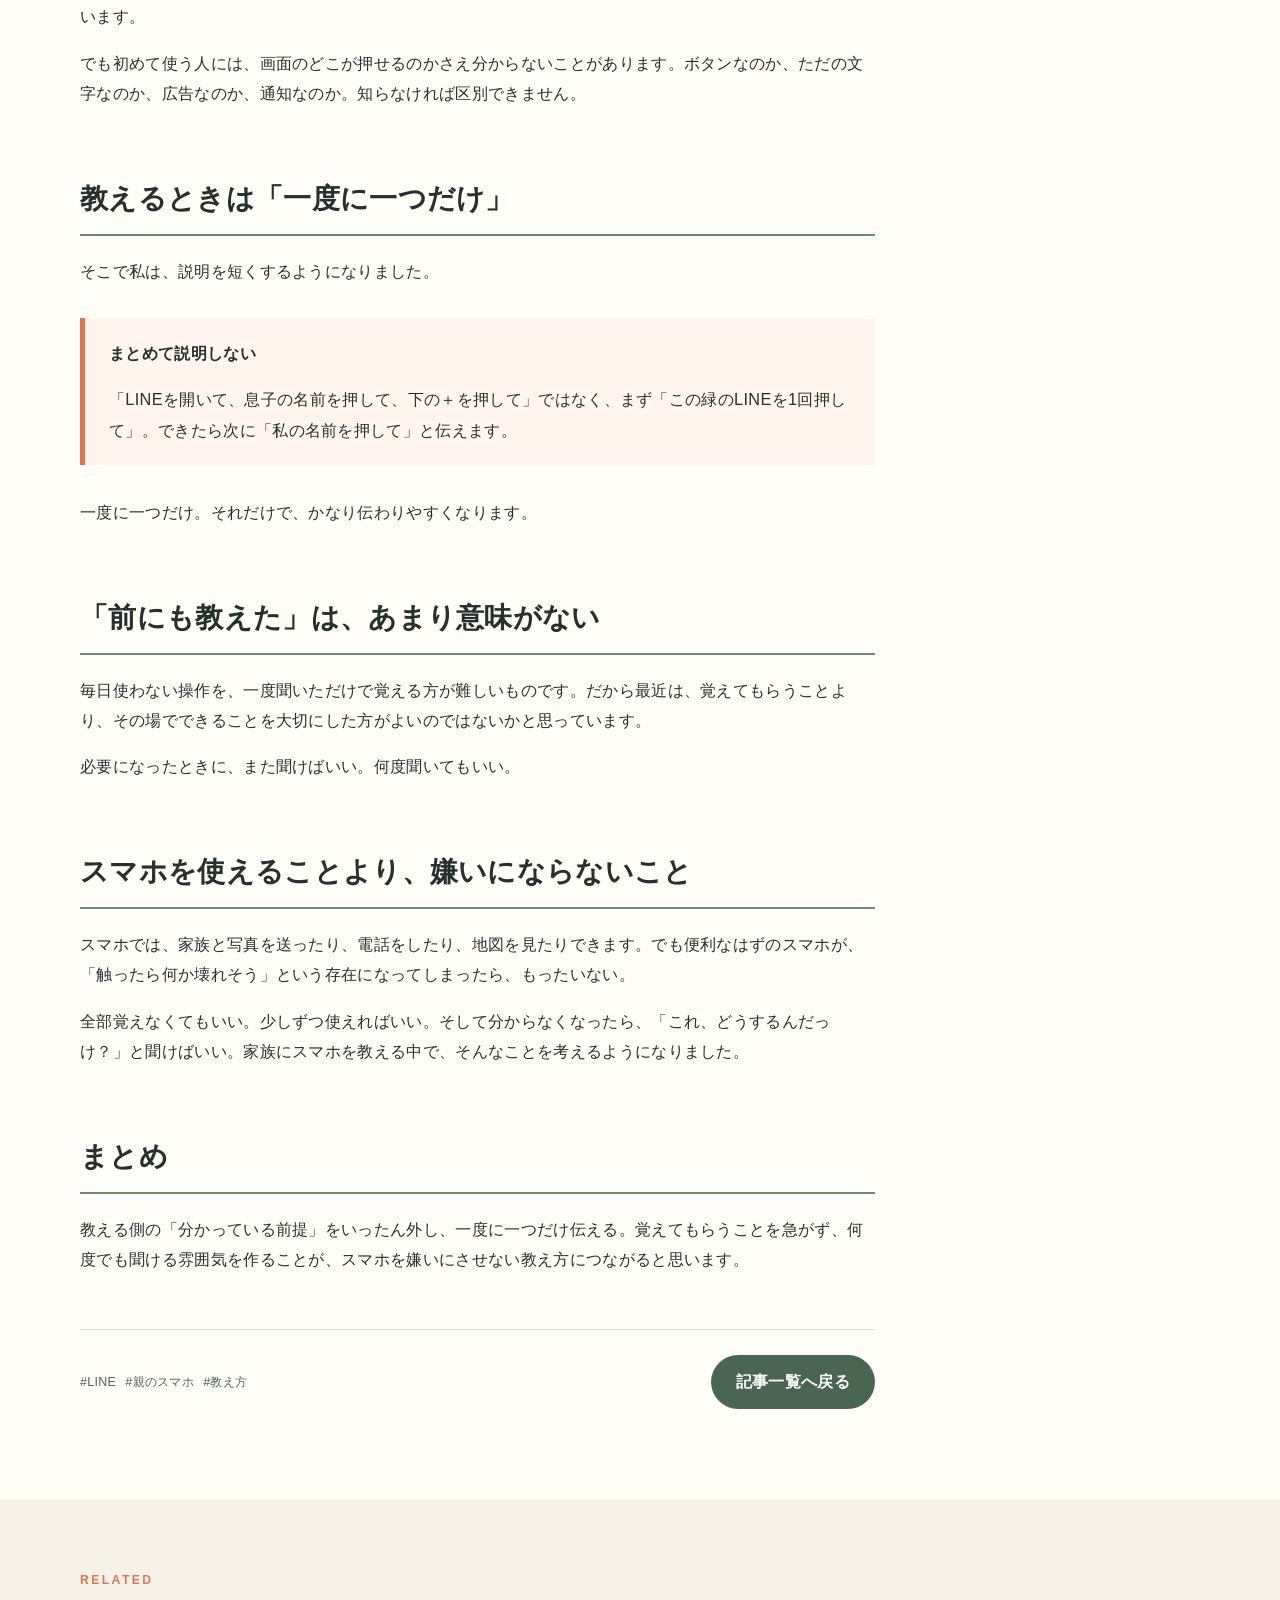
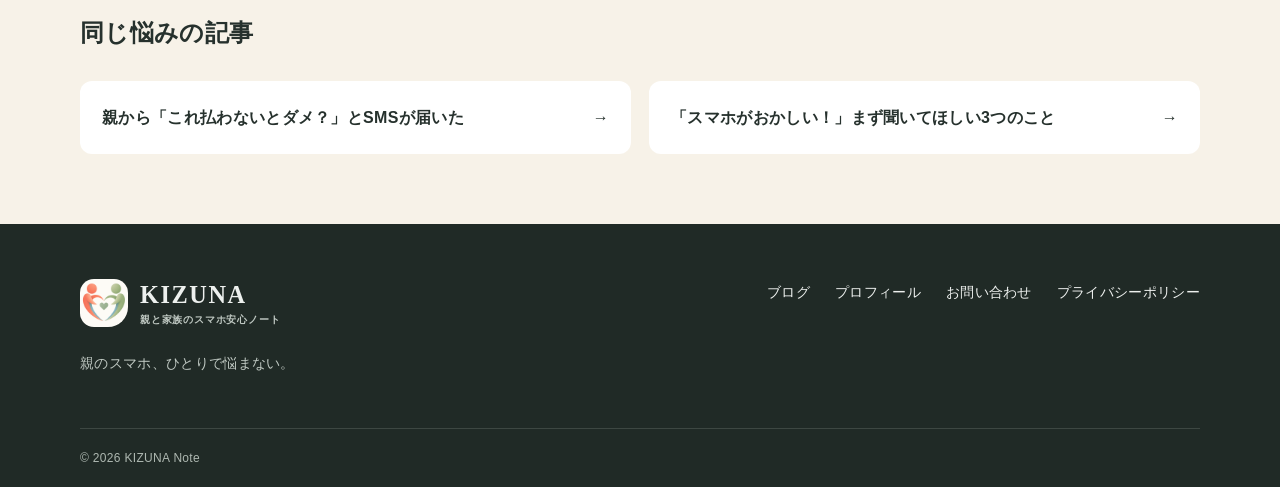
<file: article-line.html>
<!doctype html>
<html lang="ja"><head>
<!-- Google tag (gtag.js) -->
<script async src="https://www.googletagmanager.com/gtag/js?id=G-VS8XKYZY62"></script>
<script>
  window.dataLayer = window.dataLayer || [];
  function gtag(){dataLayer.push(arguments);}
  gtag('js', new Date());
  gtag('config', 'G-VS8XKYZY62');
</script><meta charset="utf-8"><meta name="viewport" content="width=device-width,initial-scale=1">
<title>「LINEってどこを押すの？」79歳の母に教えて気づいたこと｜KIZUNAノート</title>
<meta name="description" content="79歳の母にLINEを教えて気づいた、スマホに不慣れな親へ伝えるときの考え方と工夫を紹介します。">
<meta property="og:type" content="article"><meta property="og:title" content="「LINEってどこを押すの？」79歳の母に教えて気づいたこと"><meta property="og:image" content="assets/images/og-kizuna-family.jpg">
<link rel="stylesheet" href="assets/css/style.css?v=20260808-3"><script defer src="assets/js/main.js"></script>
<script type="application/ld+json">{"@context":"https://schema.org","@type":"BlogPosting","headline":"「LINEってどこを押すの？」79歳の母に教えて気づいたこと","datePublished":"2026-08-03","author":{"@type":"Organization","name":"KIZUNAノート"}}</script></head>
<body><a class="skip-link" href="#main">本文へ移動</a><header class="site-header"><div class="container header-inner"><a class="brand" href="index.html"><span class="brand-mark"><b>K</b><i></i></span><span class="brand-copy"><strong>KIZUNA</strong><small>親と家族のスマホ安心ノート</small></span></a><button class="menu-button" type="button" aria-expanded="false" aria-controls="global-nav"><span></span><span></span><span></span><span class="sr-only">メニュー</span></button><nav id="global-nav" class="global-nav"><a href="index.html">ホーム</a><a aria-current="page" href="blog.html">ブログ</a><a href="profile.html">プロフィール</a><a class="nav-contact" href="contact.html">お問い合わせ</a></nav></div></header>
<main id="main"><div class="container article-layout"><article class="article"><nav class="breadcrumbs" aria-label="パンくず"><a href="index.html">ホーム</a><span>›</span><a href="blog.html">ブログ</a><span>›</span><span>親との関わり方</span></nav>
<header class="article-header"><div class="meta"><span class="category">親との関わり方</span><time datetime="2026-08-03">2026.08.03</time></div><h1>「LINEってどこを押すの？」79歳の母に教えて気づいたこと</h1><p class="lead">スマホを教える側に回ってみると、私たちは思っている以上に「分かっている前提」で使っていることに気づきます。</p><figure class="article-hero"><img src="assets/images/article-line-family.png" alt="79歳の母へスマホのメッセージ操作を一つずつ教える家族のイラスト"></figure></header>
<div class="article-body"><div class="toc"><strong>この記事の内容</strong><ol><li><a href="#open">「LINEを開いて」が、すでに難しい</a></li><li><a href="#rules">説明されていないルールが多い</a></li><li><a href="#one">一度に一つだけ伝える</a></li><li><a href="#enjoy">スマホを嫌いにさせない</a></li></ol></div>
<h2 id="open">「LINEを開いて」が、すでに難しい</h2><p>「LINEを開いて」は、使い慣れた人には普通の説明です。でも不慣れな人にとっては、「LINEはどれ？」「この緑のマーク？」「一回押すの？」「長く押すの？」から始まります。</p><p>さらに「トークを開いて」「＋を押して」「写真を選んで」と続けると、途中から分からなくなってしまう。教える側は「さっき説明したのに」と思いがちですが、覚える力だけの問題ではありません。</p>
<h2 id="rules">スマホには説明されていないルールが多すぎる</h2><p>タップ、スワイプ、戻る、閉じる、長押し。私たちはいつの間にか覚え、「当然できる操作」として扱っています。</p><p>でも初めて使う人には、画面のどこが押せるのかさえ分からないことがあります。ボタンなのか、ただの文字なのか、広告なのか、通知なのか。知らなければ区別できません。</p>
<h2 id="one">教えるときは「一度に一つだけ」</h2><p>そこで私は、説明を短くするようになりました。</p><div class="note"><strong>まとめて説明しない</strong><p>「LINEを開いて、息子の名前を押して、下の＋を押して」ではなく、まず「この緑のLINEを1回押して」。できたら次に「私の名前を押して」と伝えます。</p></div><p>一度に一つだけ。それだけで、かなり伝わりやすくなります。</p>
<h2>「前にも教えた」は、あまり意味がない</h2><p>毎日使わない操作を、一度聞いただけで覚える方が難しいものです。だから最近は、覚えてもらうことより、その場でできることを大切にした方がよいのではないかと思っています。</p><p>必要になったときに、また聞けばいい。何度聞いてもいい。</p>
<h2 id="enjoy">スマホを使えることより、嫌いにならないこと</h2><p>スマホでは、家族と写真を送ったり、電話をしたり、地図を見たりできます。でも便利なはずのスマホが、「触ったら何か壊れそう」という存在になってしまったら、もったいない。</p><p>全部覚えなくてもいい。少しずつ使えればいい。そして分からなくなったら、「これ、どうするんだっけ？」と聞けばいい。家族にスマホを教える中で、そんなことを考えるようになりました。</p>
<div class="ad-inline"><small>ADVERTISEMENT</small><p>記事内広告スペース</p></div><h2>まとめ</h2><p>教える側の「分かっている前提」をいったん外し、一度に一つだけ伝える。覚えてもらうことを急がず、何度でも聞ける雰囲気を作ることが、スマホを嫌いにさせない教え方につながると思います。</p></div>
<footer class="article-footer"><div class="tags"><span>#LINE</span><span>#親のスマホ</span><span>#教え方</span></div><a class="button" href="blog.html">記事一覧へ戻る</a></footer></article>
<aside class="sidebar article-side"><section class="side-box"><h2>この記事を書いた人</h2><div class="author-mini"><span class="avatar">K</span><div><strong>KIZUNAノート</strong><p>親のスマホに悩む家族の目線で書いています。</p></div></div></section><section class="side-box ad-slot"><small>ADVERTISEMENT</small><p>広告掲載スペース</p></section></aside></div>
<section class="related tint"><div class="container"><p class="eyebrow">RELATED</p><h2>同じ悩みの記事</h2><div class="related-grid"><a href="article.html">親から「これ払わないとダメ？」とSMSが届いた <span>→</span></a><a href="article-smartphone-trouble.html">「スマホがおかしい！」まず聞いてほしい3つのこと <span>→</span></a></div></div></section></main>
<footer class="site-footer"><div class="container footer-inner"><div><a class="brand brand-footer" href="index.html"><span class="brand-mark"><b>K</b><i></i></span><span class="brand-copy"><strong>KIZUNA</strong><small>親と家族のスマホ安心ノート</small></span></a><p>親のスマホ、ひとりで悩まない。</p></div><nav><a href="blog.html">ブログ</a><a href="profile.html">プロフィール</a><a href="contact.html">お問い合わせ</a><a href="privacy.html">&#12503;&#12521;&#12452;&#12496;&#12471;&#12540;&#12509;&#12522;&#12471;&#12540;</a></nav></div><div class="container copyright">© <span data-current-year></span> KIZUNA Note</div></footer></body></html>
</file>
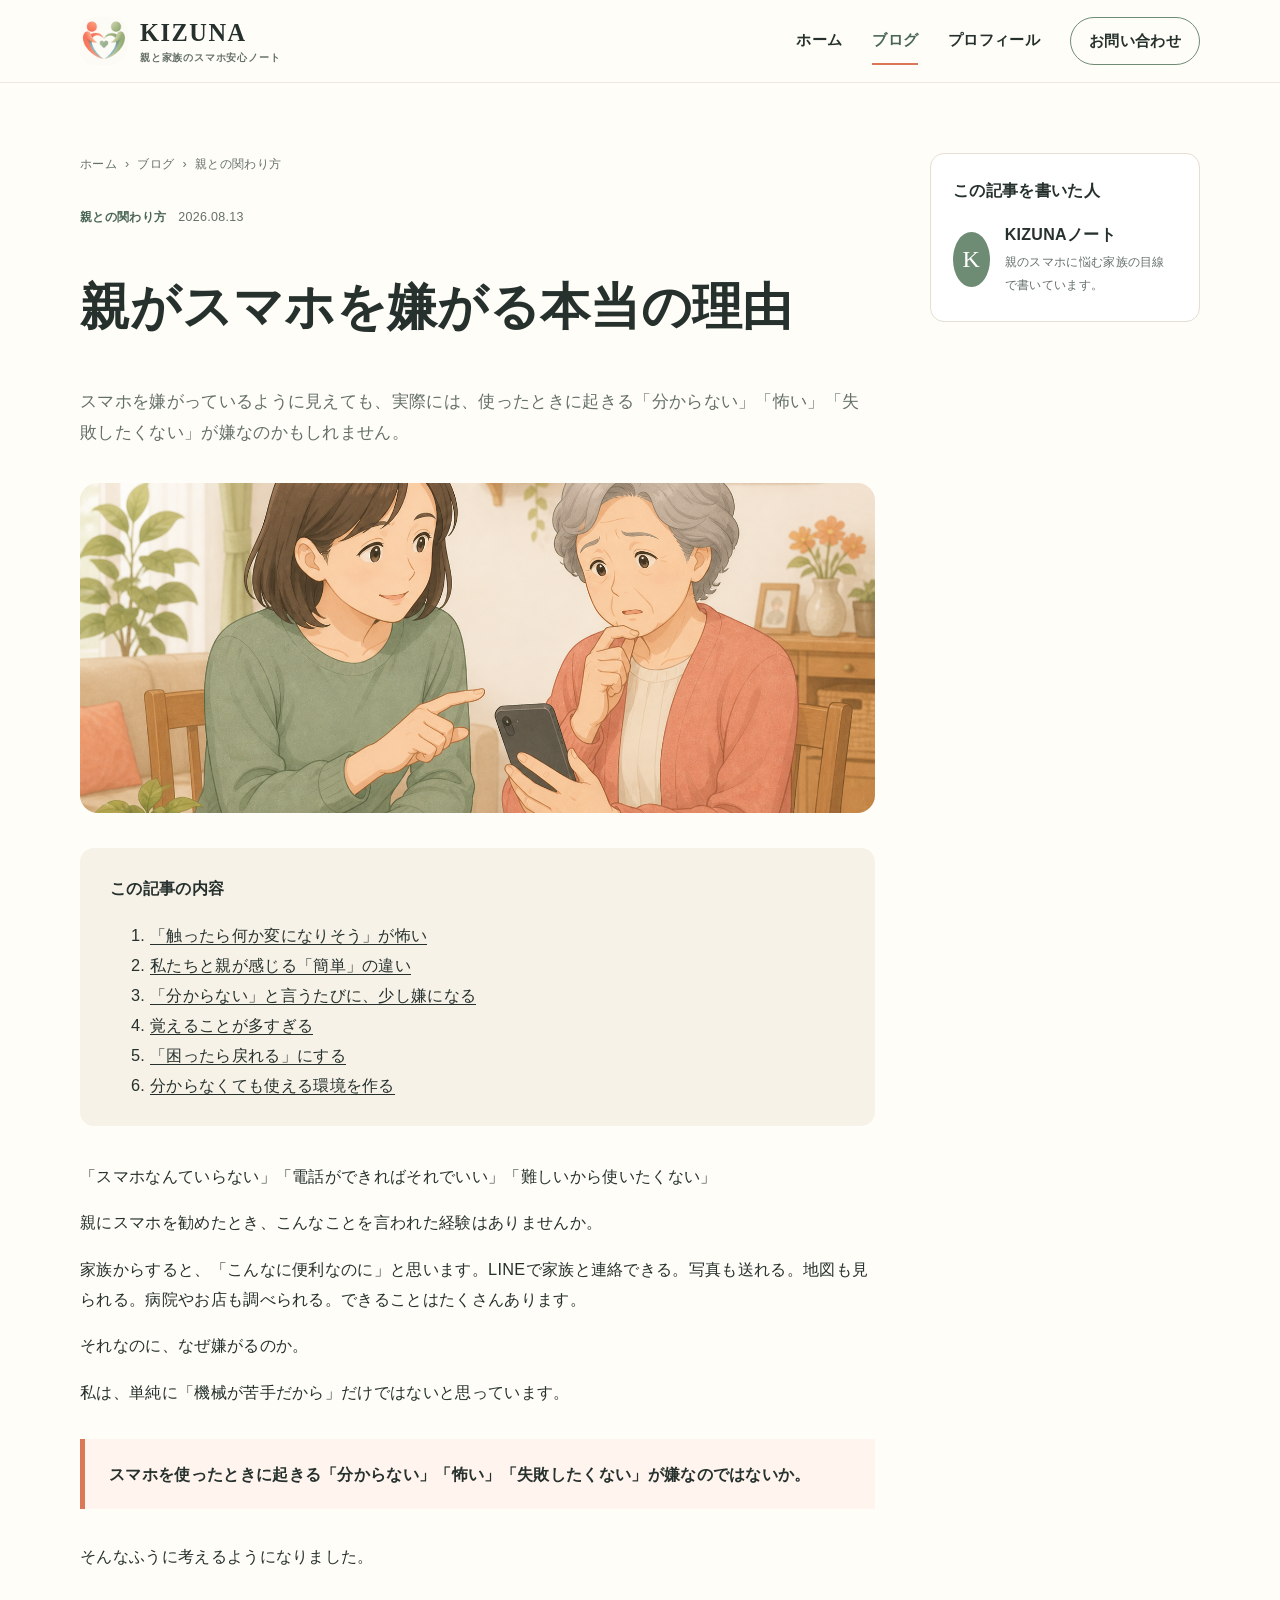
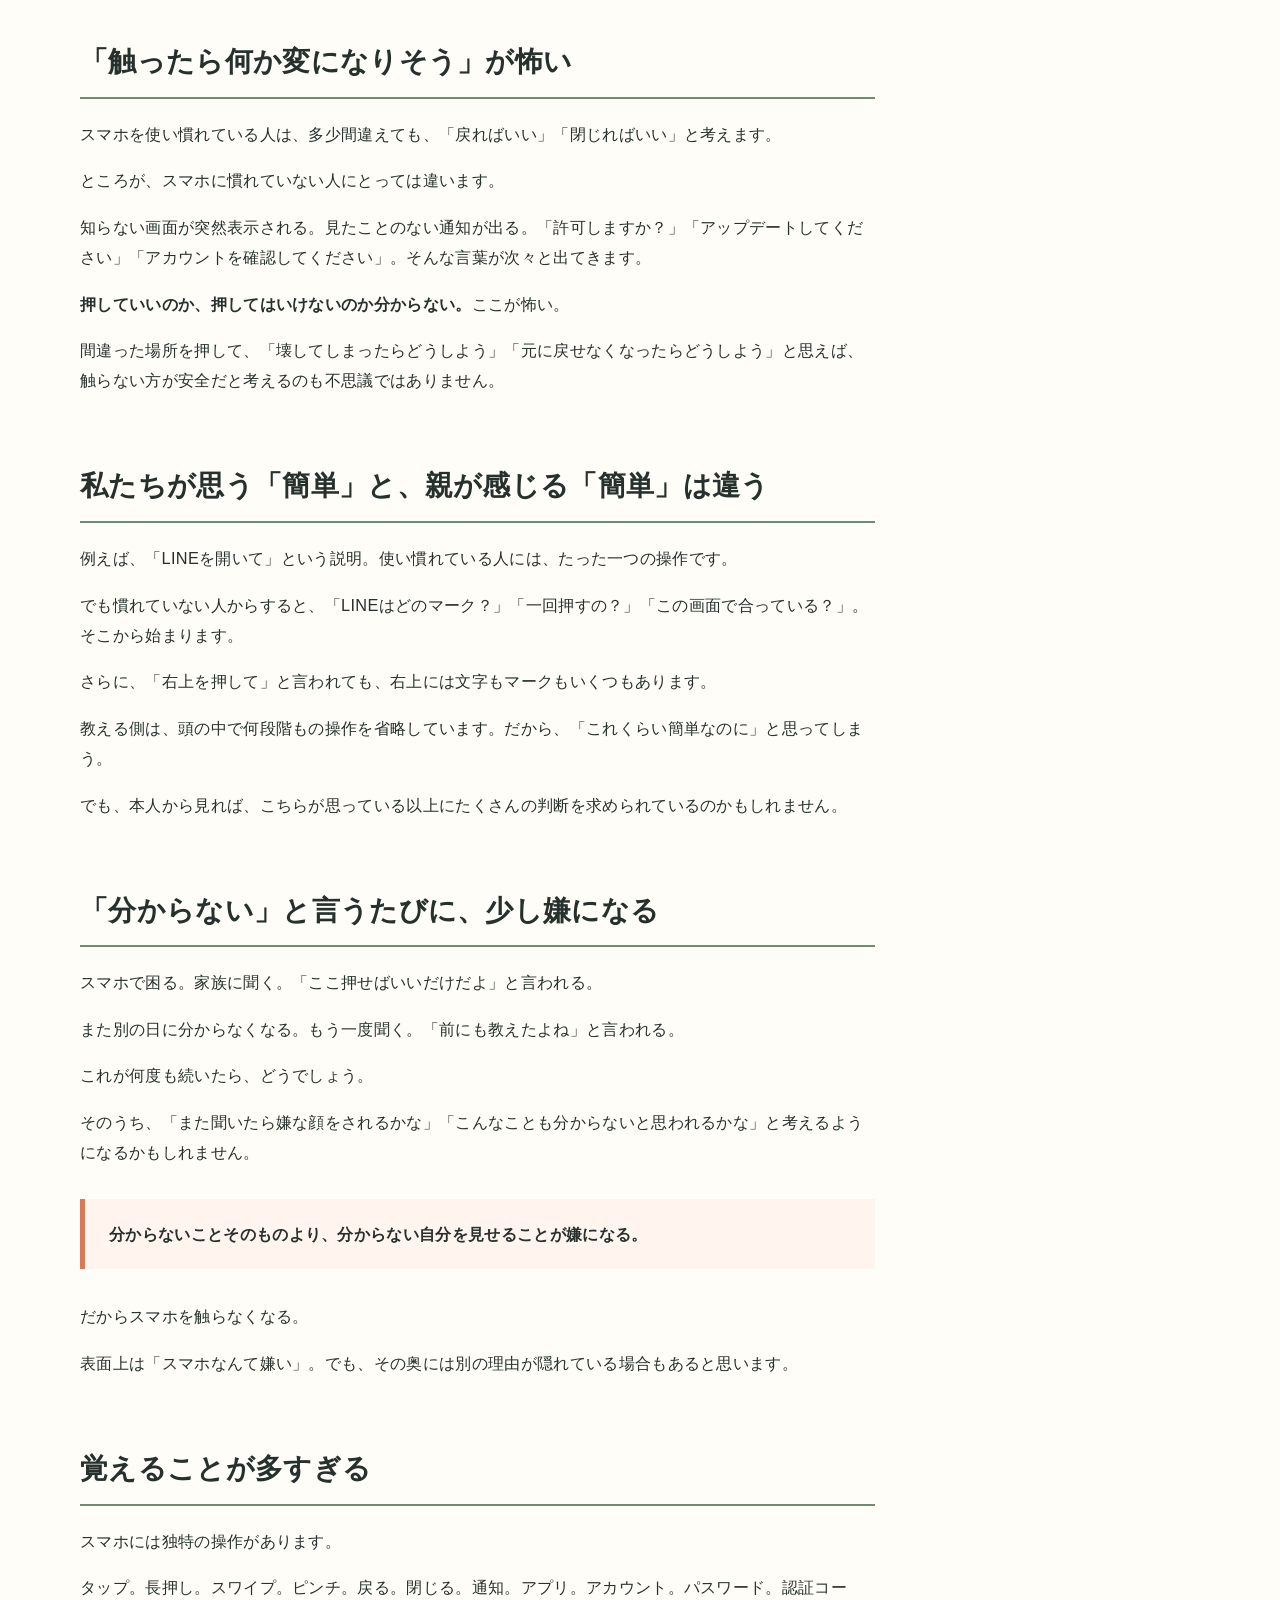
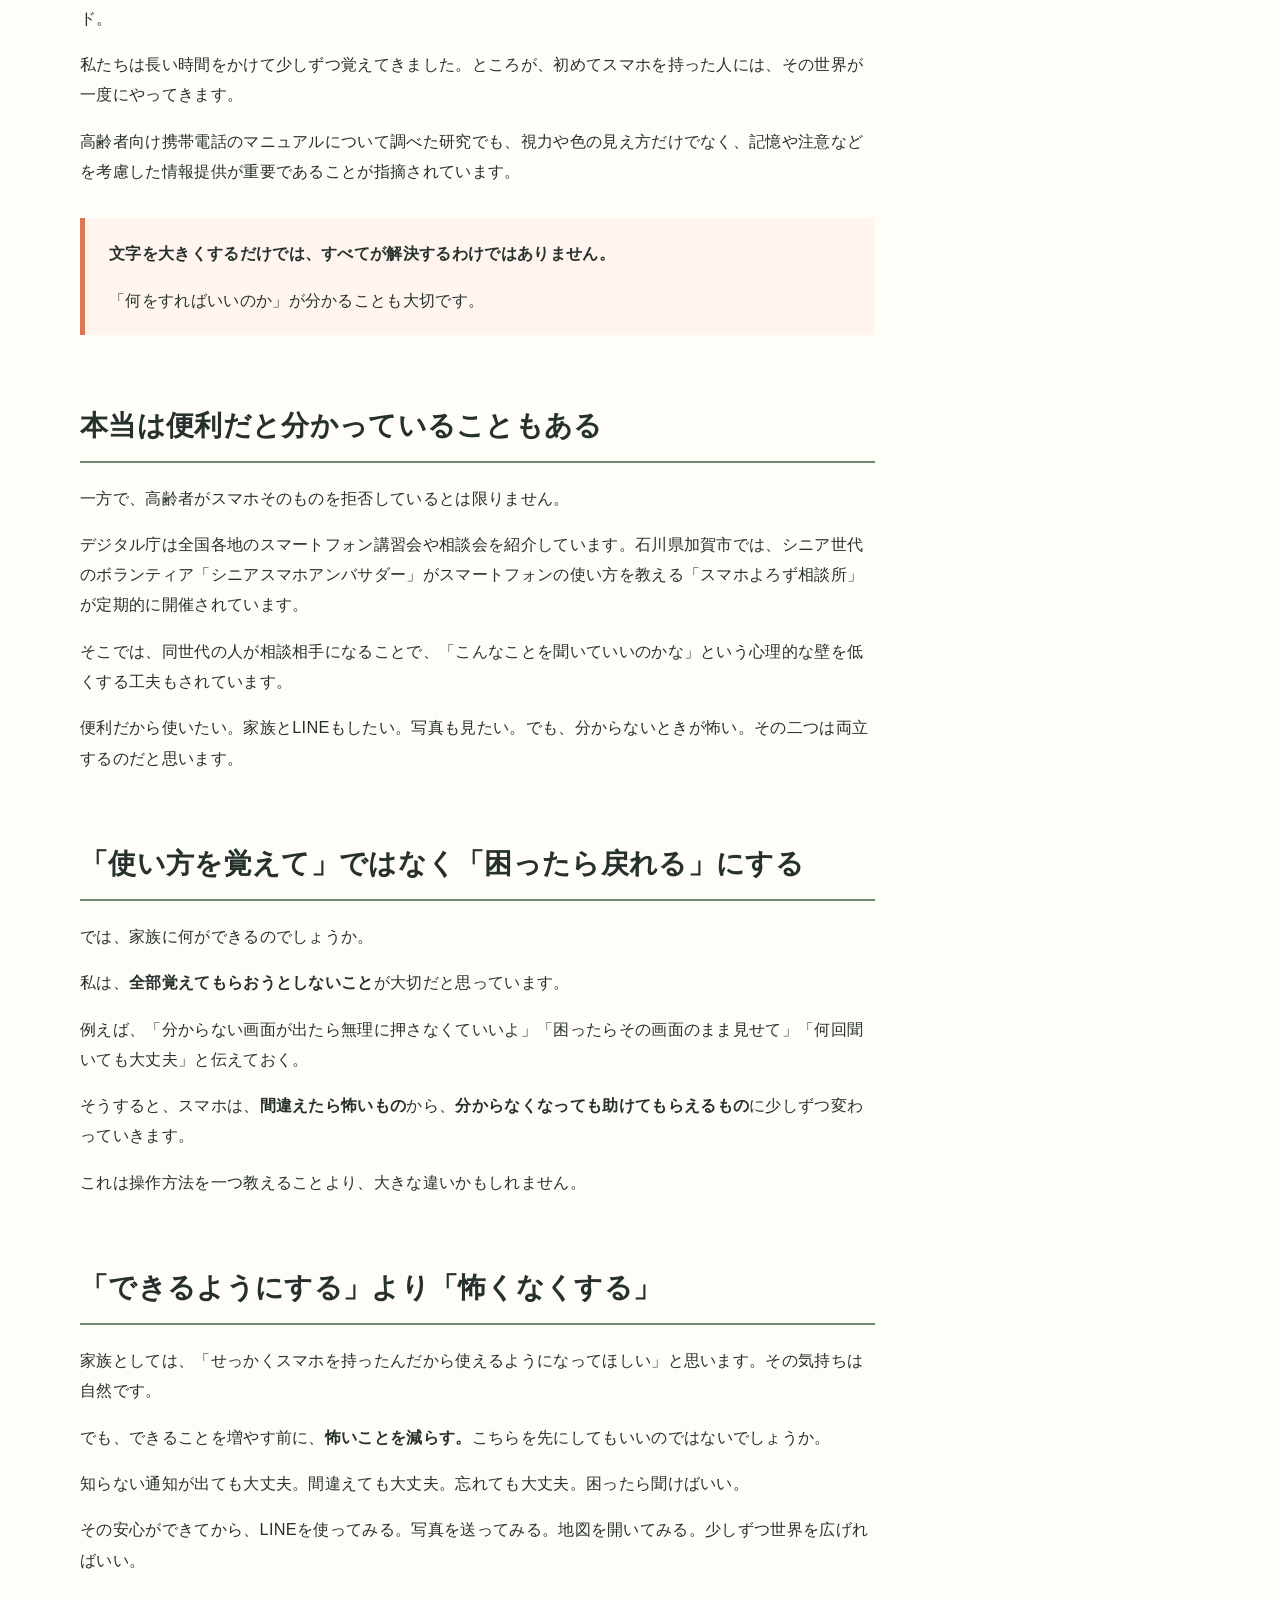
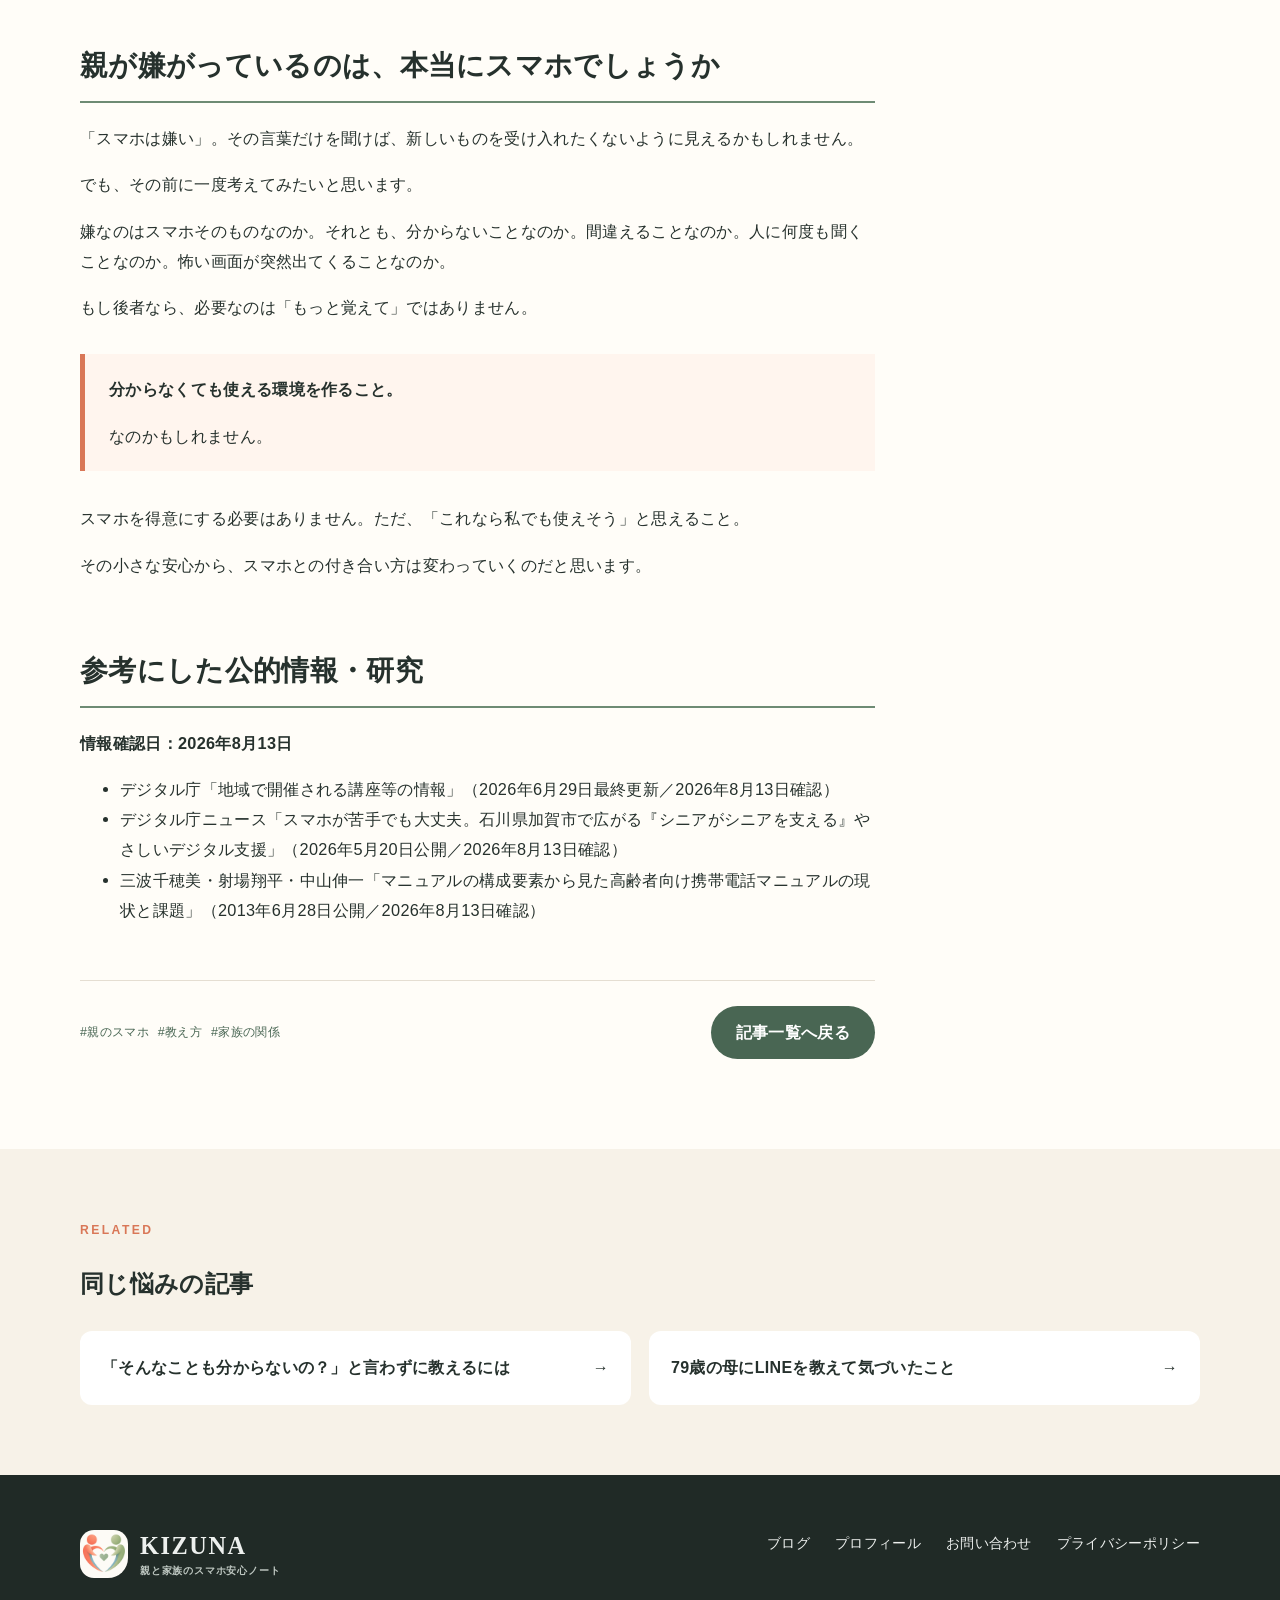
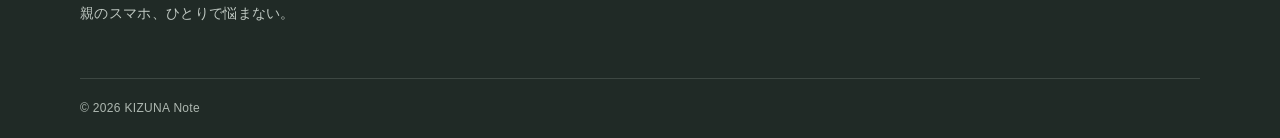
<file: article-parent-smartphone-reluctance.html>
<!doctype html>
<html lang="ja"><head>
<!-- Google tag (gtag.js) -->
<script async src="https://www.googletagmanager.com/gtag/js?id=G-VS8XKYZY62"></script>
<script>
  window.dataLayer = window.dataLayer || [];
  function gtag(){dataLayer.push(arguments);}
  gtag('js', new Date());
  gtag('config', 'G-VS8XKYZY62');
</script><meta charset="utf-8"><meta name="viewport" content="width=device-width,initial-scale=1">
<title>親がスマホを嫌がる本当の理由｜KIZUNAノート</title>
<meta name="description" content="親がスマホを嫌がる背景にある「分からない」「怖い」「失敗したくない」という気持ちを考え、家族ができる支え方を紹介します。">
<meta property="og:type" content="article"><meta property="og:title" content="親がスマホを嫌がる本当の理由"><meta property="og:description" content="親が嫌がっているのは、スマホそのものではなく、分からないことや失敗することかもしれません。"><meta property="og:image" content="assets/images/article-parent-smartphone-reluctance.png"><meta name="twitter:card" content="summary_large_image">
<link rel="stylesheet" href="assets/css/style.css?v=20260808-4"><script defer src="assets/js/main.js"></script>
<script type="application/ld+json">{"@context":"https://schema.org","@type":"BlogPosting","headline":"親がスマホを嫌がる本当の理由","description":"親がスマホを嫌がる背景にある「分からない」「怖い」「失敗したくない」という気持ちを考え、家族ができる支え方を紹介します。","datePublished":"2026-08-13","author":{"@type":"Organization","name":"KIZUNAノート"},"image":"assets/images/article-parent-smartphone-reluctance.png"}</script></head>
<body><a class="skip-link" href="#main">本文へ移動</a><header class="site-header"><div class="container header-inner"><a class="brand" href="index.html"><span class="brand-mark"><b>K</b><i></i></span><span class="brand-copy"><strong>KIZUNA</strong><small>親と家族のスマホ安心ノート</small></span></a><button class="menu-button" type="button" aria-expanded="false" aria-controls="global-nav"><span></span><span></span><span></span><span class="sr-only">メニュー</span></button><nav id="global-nav" class="global-nav"><a href="index.html">ホーム</a><a aria-current="page" href="blog.html">ブログ</a><a href="profile.html">プロフィール</a><a class="nav-contact" href="contact.html">お問い合わせ</a></nav></div></header>
<main id="main"><div class="container article-layout"><article class="article"><nav class="breadcrumbs" aria-label="パンくず"><a href="index.html">ホーム</a><span>›</span><a href="blog.html">ブログ</a><span>›</span><span>親との関わり方</span></nav>
<header class="article-header"><div class="meta"><span class="category">親との関わり方</span><time datetime="2026-08-13">2026.08.13</time></div><h1>親がスマホを嫌がる本当の理由</h1><p class="lead">スマホを嫌がっているように見えても、実際には、使ったときに起きる「分からない」「怖い」「失敗したくない」が嫌なのかもしれません。</p><figure class="article-hero"><img src="assets/images/article-parent-smartphone-reluctance.png" alt="スマートフォンを前に不安そうな母へ、娘が隣で穏やかに使い方を伝えているイラスト"></figure></header>
<div class="article-body"><div class="toc"><strong>この記事の内容</strong><ol><li><a href="#fear">「触ったら何か変になりそう」が怖い</a></li><li><a href="#simple">私たちと親が感じる「簡単」の違い</a></li><li><a href="#asking">「分からない」と言うたびに、少し嫌になる</a></li><li><a href="#remember">覚えることが多すぎる</a></li><li><a href="#support">「困ったら戻れる」にする</a></li><li><a href="#environment">分からなくても使える環境を作る</a></li></ol></div>
<p>「スマホなんていらない」「電話ができればそれでいい」「難しいから使いたくない」</p><p>親にスマホを勧めたとき、こんなことを言われた経験はありませんか。</p><p>家族からすると、「こんなに便利なのに」と思います。LINEで家族と連絡できる。写真も送れる。地図も見られる。病院やお店も調べられる。できることはたくさんあります。</p><p>それなのに、なぜ嫌がるのか。</p><p>私は、単純に「機械が苦手だから」だけではないと思っています。</p><div class="note"><strong>スマホを使ったときに起きる「分からない」「怖い」「失敗したくない」が嫌なのではないか。</strong></div><p>そんなふうに考えるようになりました。</p>
<h2 id="fear">「触ったら何か変になりそう」が怖い</h2><p>スマホを使い慣れている人は、多少間違えても、「戻ればいい」「閉じればいい」と考えます。</p><p>ところが、スマホに慣れていない人にとっては違います。</p><p>知らない画面が突然表示される。見たことのない通知が出る。「許可しますか？」「アップデートしてください」「アカウントを確認してください」。そんな言葉が次々と出てきます。</p><p><strong>押していいのか、押してはいけないのか分からない。</strong>ここが怖い。</p><p>間違った場所を押して、「壊してしまったらどうしよう」「元に戻せなくなったらどうしよう」と思えば、触らない方が安全だと考えるのも不思議ではありません。</p>
<h2 id="simple">私たちが思う「簡単」と、親が感じる「簡単」は違う</h2><p>例えば、「LINEを開いて」という説明。使い慣れている人には、たった一つの操作です。</p><p>でも慣れていない人からすると、「LINEはどのマーク？」「一回押すの？」「この画面で合っている？」。そこから始まります。</p><p>さらに、「右上を押して」と言われても、右上には文字もマークもいくつもあります。</p><p>教える側は、頭の中で何段階もの操作を省略しています。だから、「これくらい簡単なのに」と思ってしまう。</p><p>でも、本人から見れば、こちらが思っている以上にたくさんの判断を求められているのかもしれません。</p>
<h2 id="asking">「分からない」と言うたびに、少し嫌になる</h2><p>スマホで困る。家族に聞く。「ここ押せばいいだけだよ」と言われる。</p><p>また別の日に分からなくなる。もう一度聞く。「前にも教えたよね」と言われる。</p><p>これが何度も続いたら、どうでしょう。</p><p>そのうち、「また聞いたら嫌な顔をされるかな」「こんなことも分からないと思われるかな」と考えるようになるかもしれません。</p><div class="note"><strong>分からないことそのものより、分からない自分を見せることが嫌になる。</strong></div><p>だからスマホを触らなくなる。</p><p>表面上は「スマホなんて嫌い」。でも、その奥には別の理由が隠れている場合もあると思います。</p>
<h2 id="remember">覚えることが多すぎる</h2><p>スマホには独特の操作があります。</p><p>タップ。長押し。スワイプ。ピンチ。戻る。閉じる。通知。アプリ。アカウント。パスワード。認証コード。</p><p>私たちは長い時間をかけて少しずつ覚えてきました。ところが、初めてスマホを持った人には、その世界が一度にやってきます。</p><p>高齢者向け携帯電話のマニュアルについて調べた研究でも、視力や色の見え方だけでなく、記憶や注意などを考慮した情報提供が重要であることが指摘されています。</p><div class="note"><strong>文字を大きくするだけでは、すべてが解決するわけではありません。</strong><p>「何をすればいいのか」が分かることも大切です。</p></div>
<h2>本当は便利だと分かっていることもある</h2><p>一方で、高齢者がスマホそのものを拒否しているとは限りません。</p><p>デジタル庁は全国各地のスマートフォン講習会や相談会を紹介しています。石川県加賀市では、シニア世代のボランティア「シニアスマホアンバサダー」がスマートフォンの使い方を教える「スマホよろず相談所」が定期的に開催されています。</p><p>そこでは、同世代の人が相談相手になることで、「こんなことを聞いていいのかな」という心理的な壁を低くする工夫もされています。</p><p>便利だから使いたい。家族とLINEもしたい。写真も見たい。でも、分からないときが怖い。その二つは両立するのだと思います。</p>
<h2 id="support">「使い方を覚えて」ではなく「困ったら戻れる」にする</h2><p>では、家族に何ができるのでしょうか。</p><p>私は、<strong>全部覚えてもらおうとしないこと</strong>が大切だと思っています。</p><p>例えば、「分からない画面が出たら無理に押さなくていいよ」「困ったらその画面のまま見せて」「何回聞いても大丈夫」と伝えておく。</p><p>そうすると、スマホは、<strong>間違えたら怖いもの</strong>から、<strong>分からなくなっても助けてもらえるもの</strong>に少しずつ変わっていきます。</p><p>これは操作方法を一つ教えることより、大きな違いかもしれません。</p>
<h2>「できるようにする」より「怖くなくする」</h2><p>家族としては、「せっかくスマホを持ったんだから使えるようになってほしい」と思います。その気持ちは自然です。</p><p>でも、できることを増やす前に、<strong>怖いことを減らす。</strong>こちらを先にしてもいいのではないでしょうか。</p><p>知らない通知が出ても大丈夫。間違えても大丈夫。忘れても大丈夫。困ったら聞けばいい。</p><p>その安心ができてから、LINEを使ってみる。写真を送ってみる。地図を開いてみる。少しずつ世界を広げればいい。</p>
<h2 id="environment">親が嫌がっているのは、本当にスマホでしょうか</h2><p>「スマホは嫌い」。その言葉だけを聞けば、新しいものを受け入れたくないように見えるかもしれません。</p><p>でも、その前に一度考えてみたいと思います。</p><p>嫌なのはスマホそのものなのか。それとも、分からないことなのか。間違えることなのか。人に何度も聞くことなのか。怖い画面が突然出てくることなのか。</p><p>もし後者なら、必要なのは「もっと覚えて」ではありません。</p><div class="note"><strong>分からなくても使える環境を作ること。</strong><p>なのかもしれません。</p></div><p>スマホを得意にする必要はありません。ただ、「これなら私でも使えそう」と思えること。</p><p>その小さな安心から、スマホとの付き合い方は変わっていくのだと思います。</p>
<h2>参考にした公的情報・研究</h2><p><strong>情報確認日：2026年8月13日</strong></p><ul><li><a href="https://www.digital.go.jp/policies/digital_promotion_staff/seminars">デジタル庁「地域で開催される講座等の情報」</a>（2026年6月29日最終更新／2026年8月13日確認）</li><li><a href="https://digital-agency-news.digital.go.jp/articles/2026-05-20">デジタル庁ニュース「スマホが苦手でも大丈夫。石川県加賀市で広がる『シニアがシニアを支える』やさしいデジタル支援」</a>（2026年5月20日公開／2026年8月13日確認）</li><li><a href="https://www.jstage.jst.go.jp/article/jims/12/1/12_14/_article/-char/ja/">三波千穂美・射場翔平・中山伸一「マニュアルの構成要素から見た高齢者向け携帯電話マニュアルの現状と課題」</a>（2013年6月28日公開／2026年8月13日確認）</li></ul></div>
<footer class="article-footer"><div class="tags"><span>#親のスマホ</span><span>#教え方</span><span>#家族の関係</span></div><a class="button" href="blog.html">記事一覧へ戻る</a></footer></article>
<aside class="sidebar article-side"><section class="side-box"><h2>この記事を書いた人</h2><div class="author-mini"><span class="avatar">K</span><div><strong>KIZUNAノート</strong><p>親のスマホに悩む家族の目線で書いています。</p></div></div></section></aside></div>
<section class="related tint"><div class="container"><p class="eyebrow">RELATED</p><h2>同じ悩みの記事</h2><div class="related-grid"><a href="article-teaching-kindly.html">「そんなことも分からないの？」と言わずに教えるには <span>→</span></a><a href="article-line.html">79歳の母にLINEを教えて気づいたこと <span>→</span></a></div></div></section></main>
<footer class="site-footer"><div class="container footer-inner"><div><a class="brand brand-footer" href="index.html"><span class="brand-mark"><b>K</b><i></i></span><span class="brand-copy"><strong>KIZUNA</strong><small>親と家族のスマホ安心ノート</small></span></a><p>親のスマホ、ひとりで悩まない。</p></div><nav><a href="blog.html">ブログ</a><a href="profile.html">プロフィール</a><a href="contact.html">お問い合わせ</a><a href="privacy.html">プライバシーポリシー</a></nav></div><div class="container copyright">© <span data-current-year></span> KIZUNA Note</div></footer></body></html>
</file>
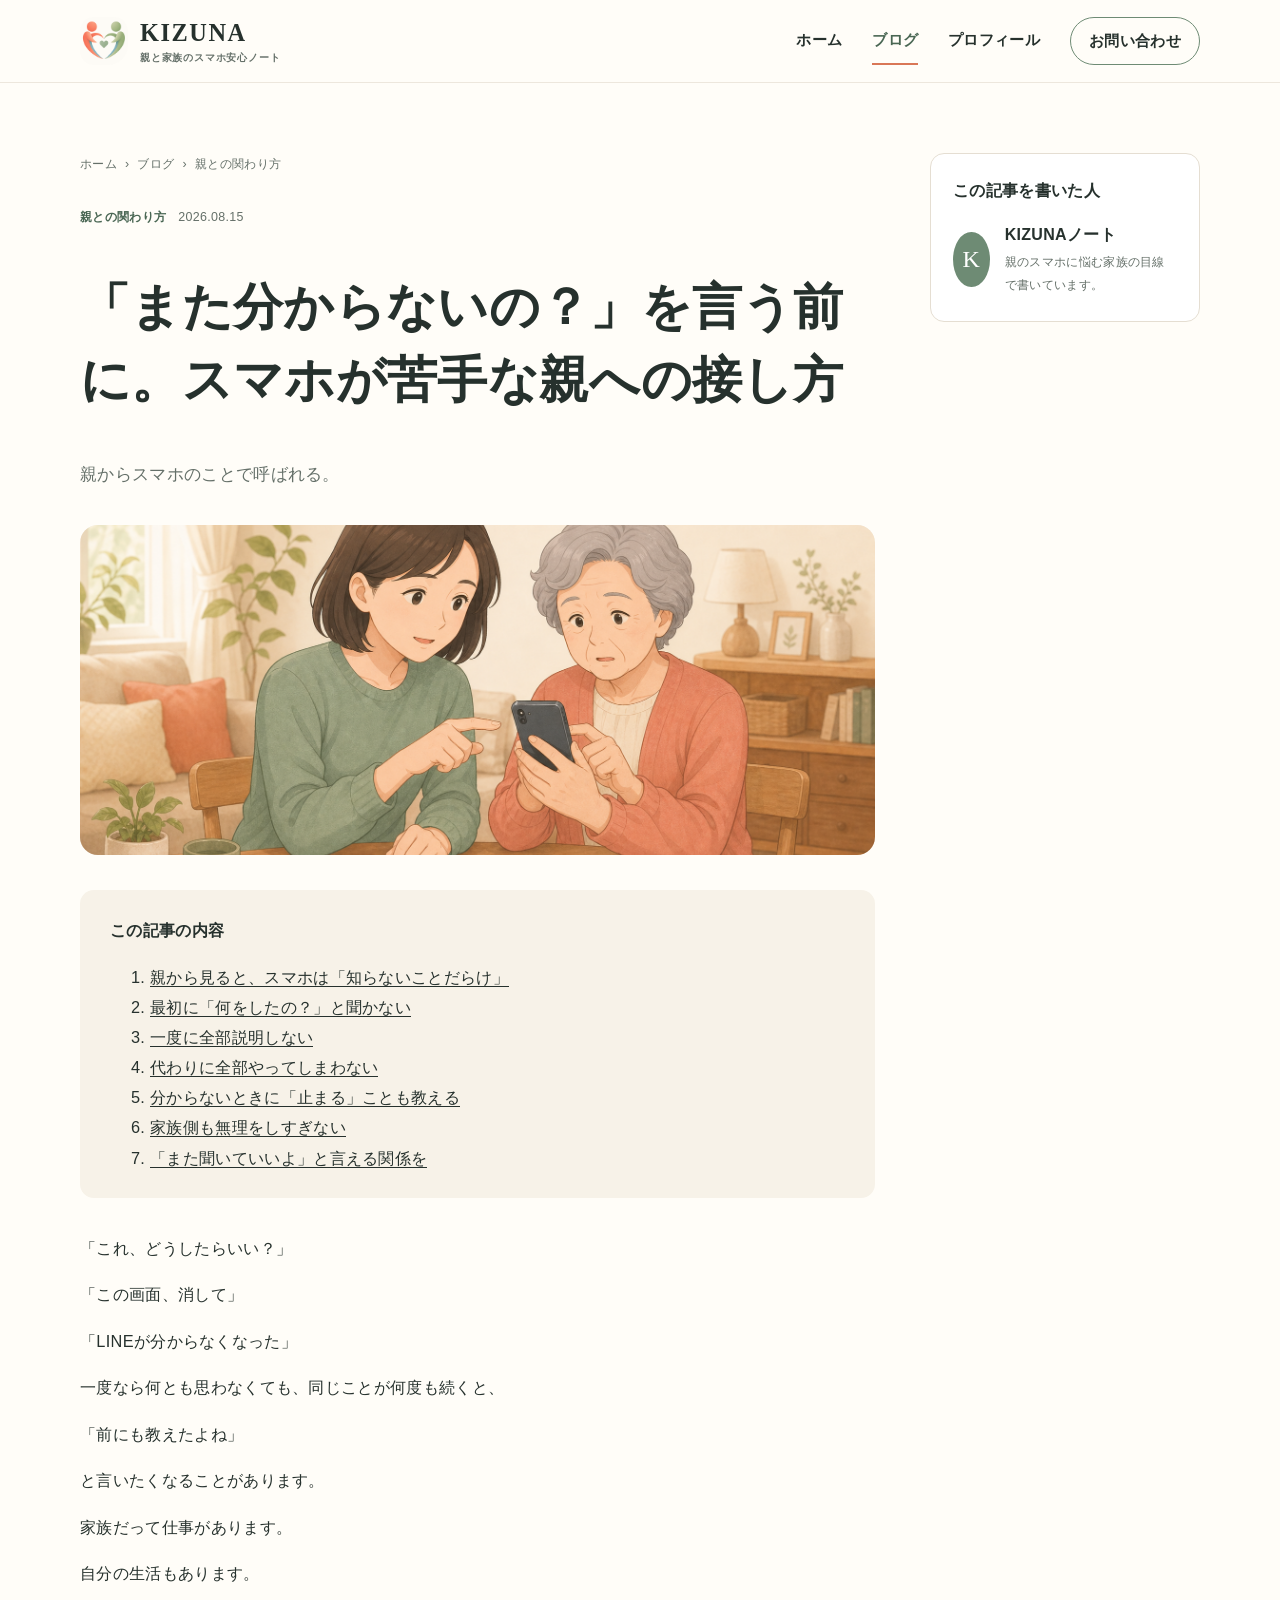
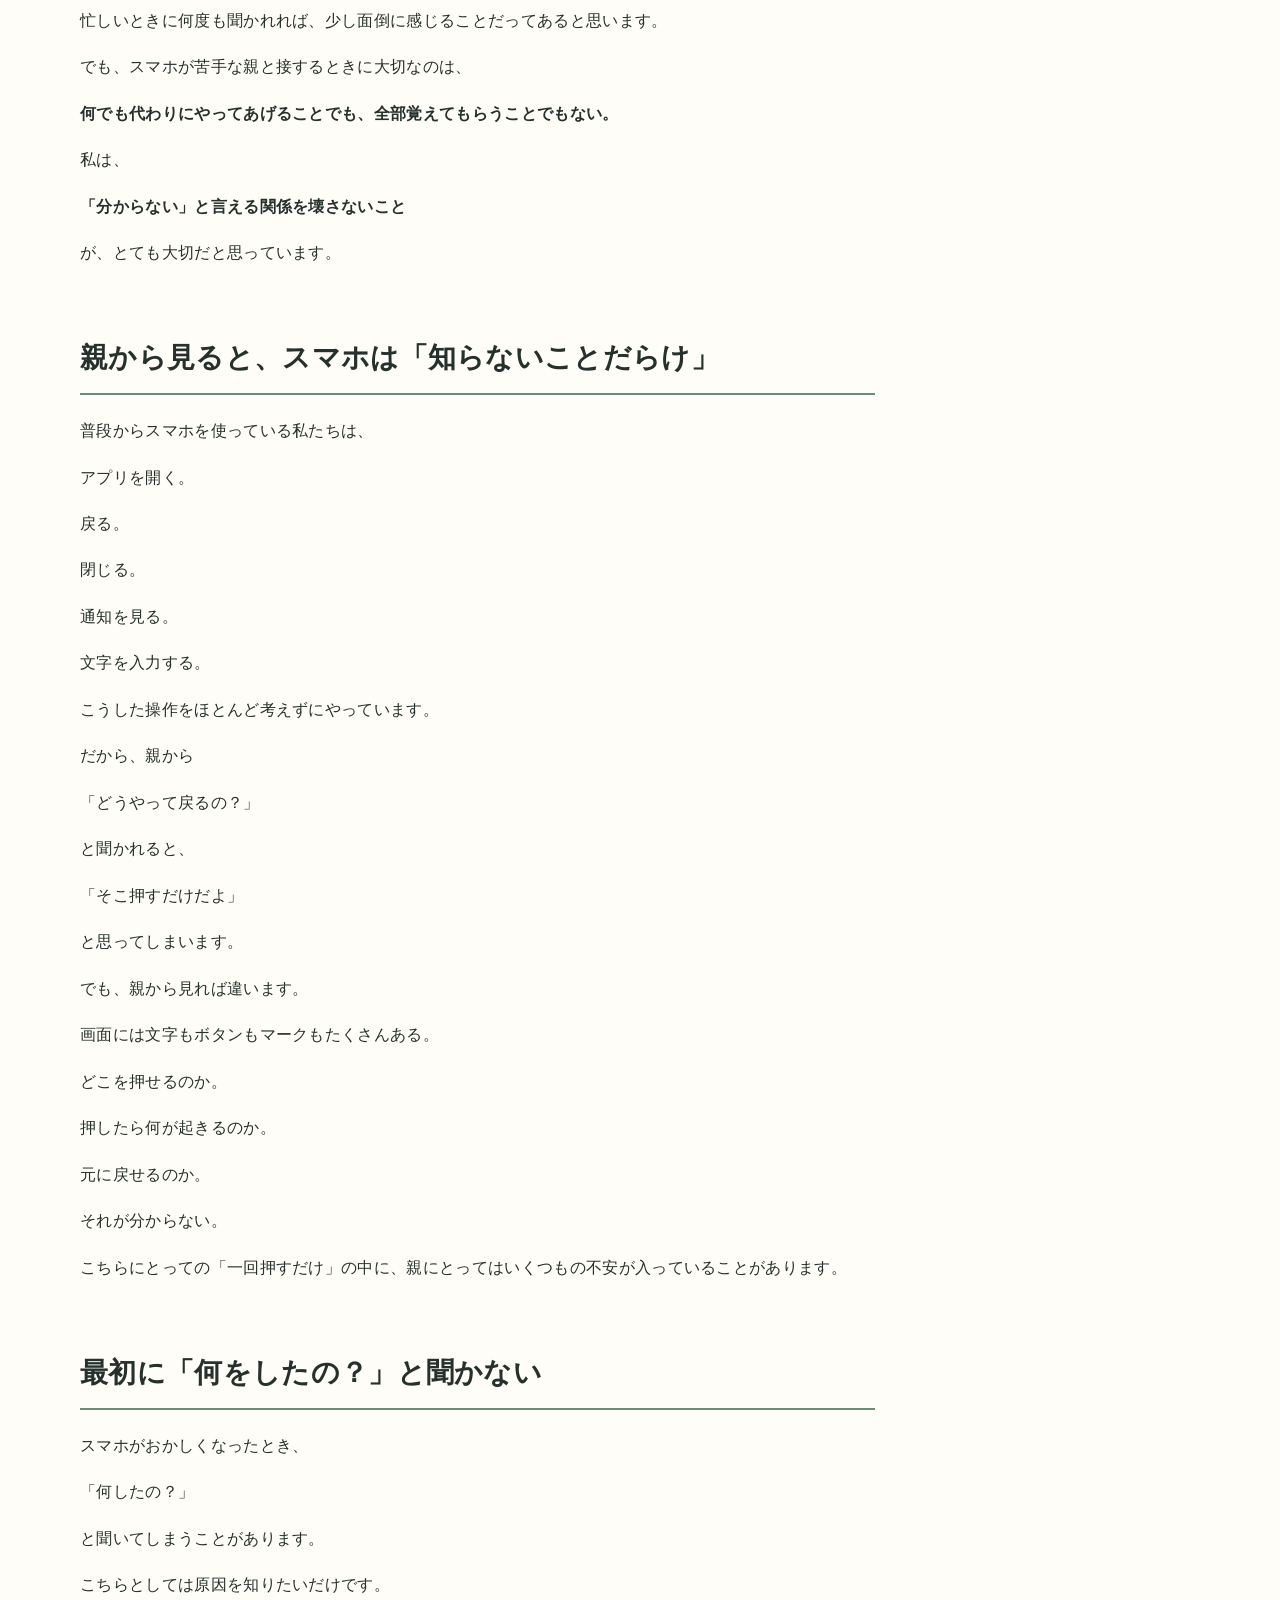
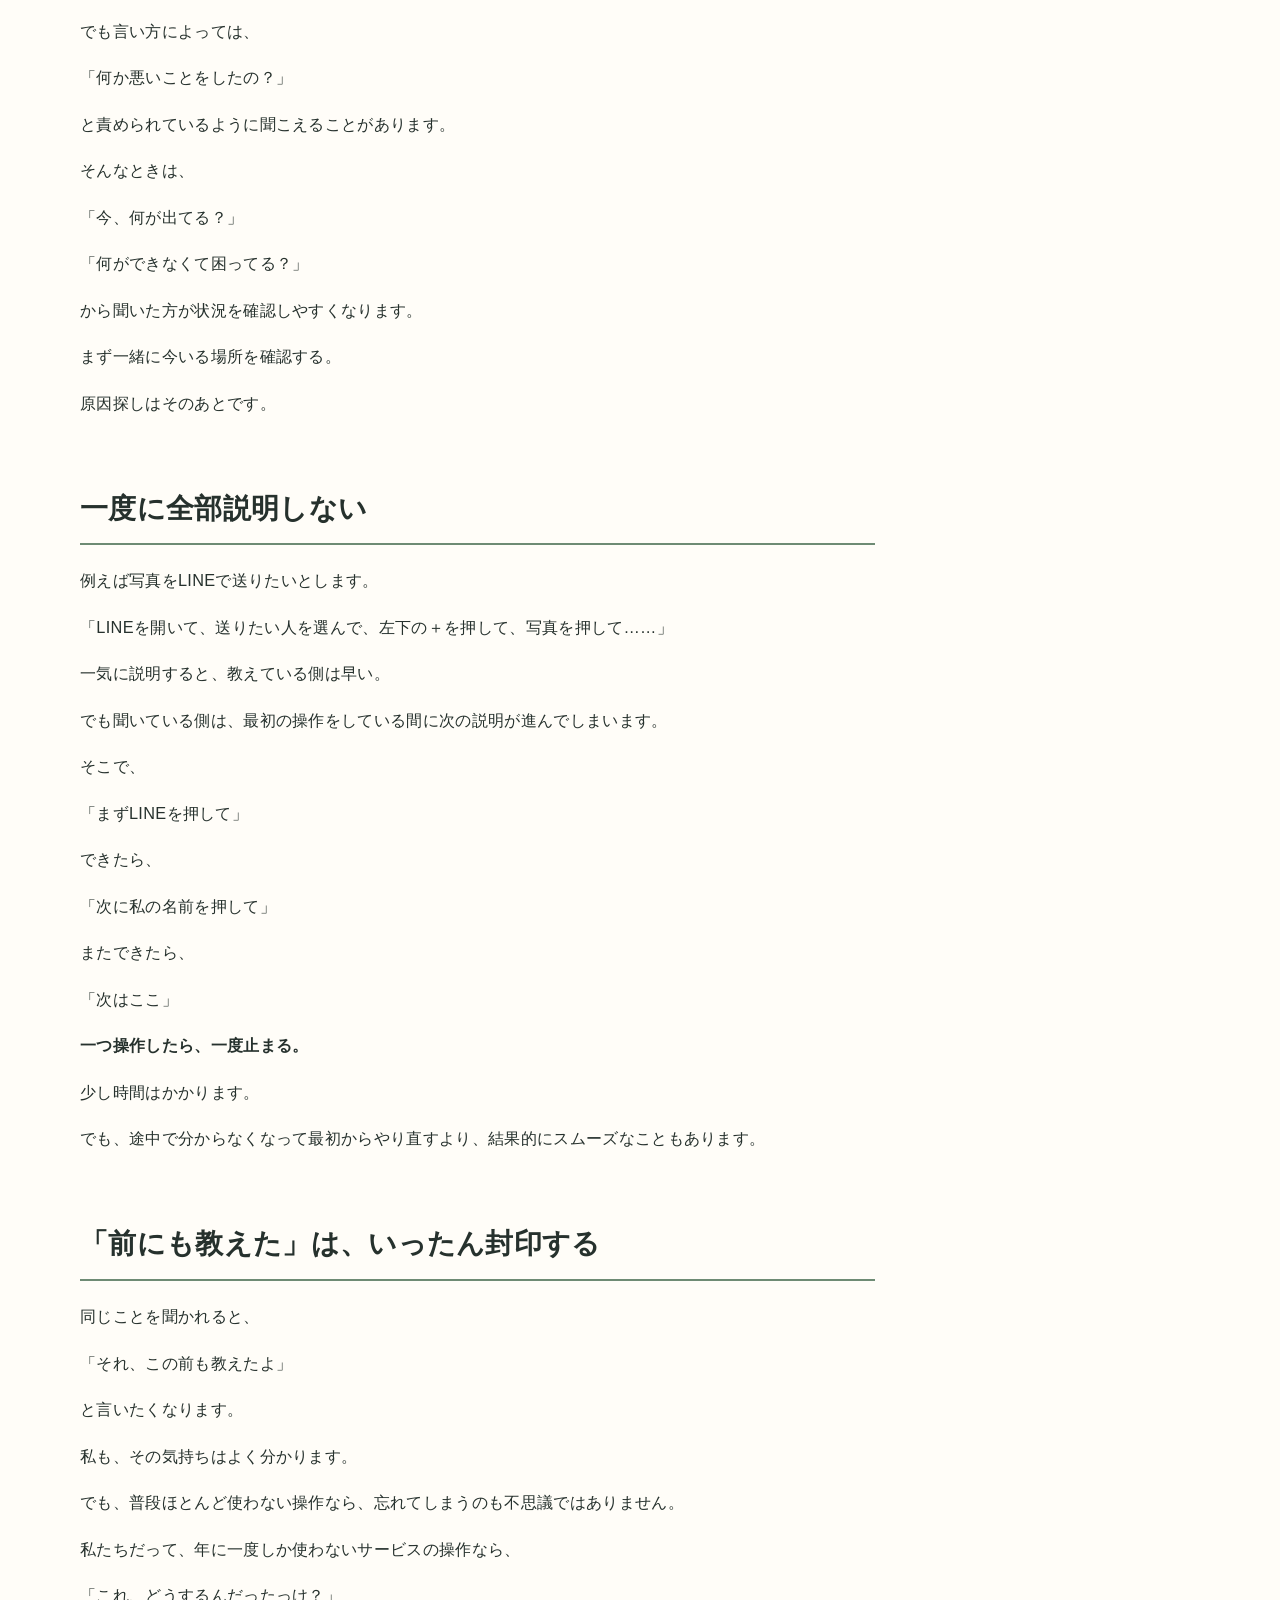
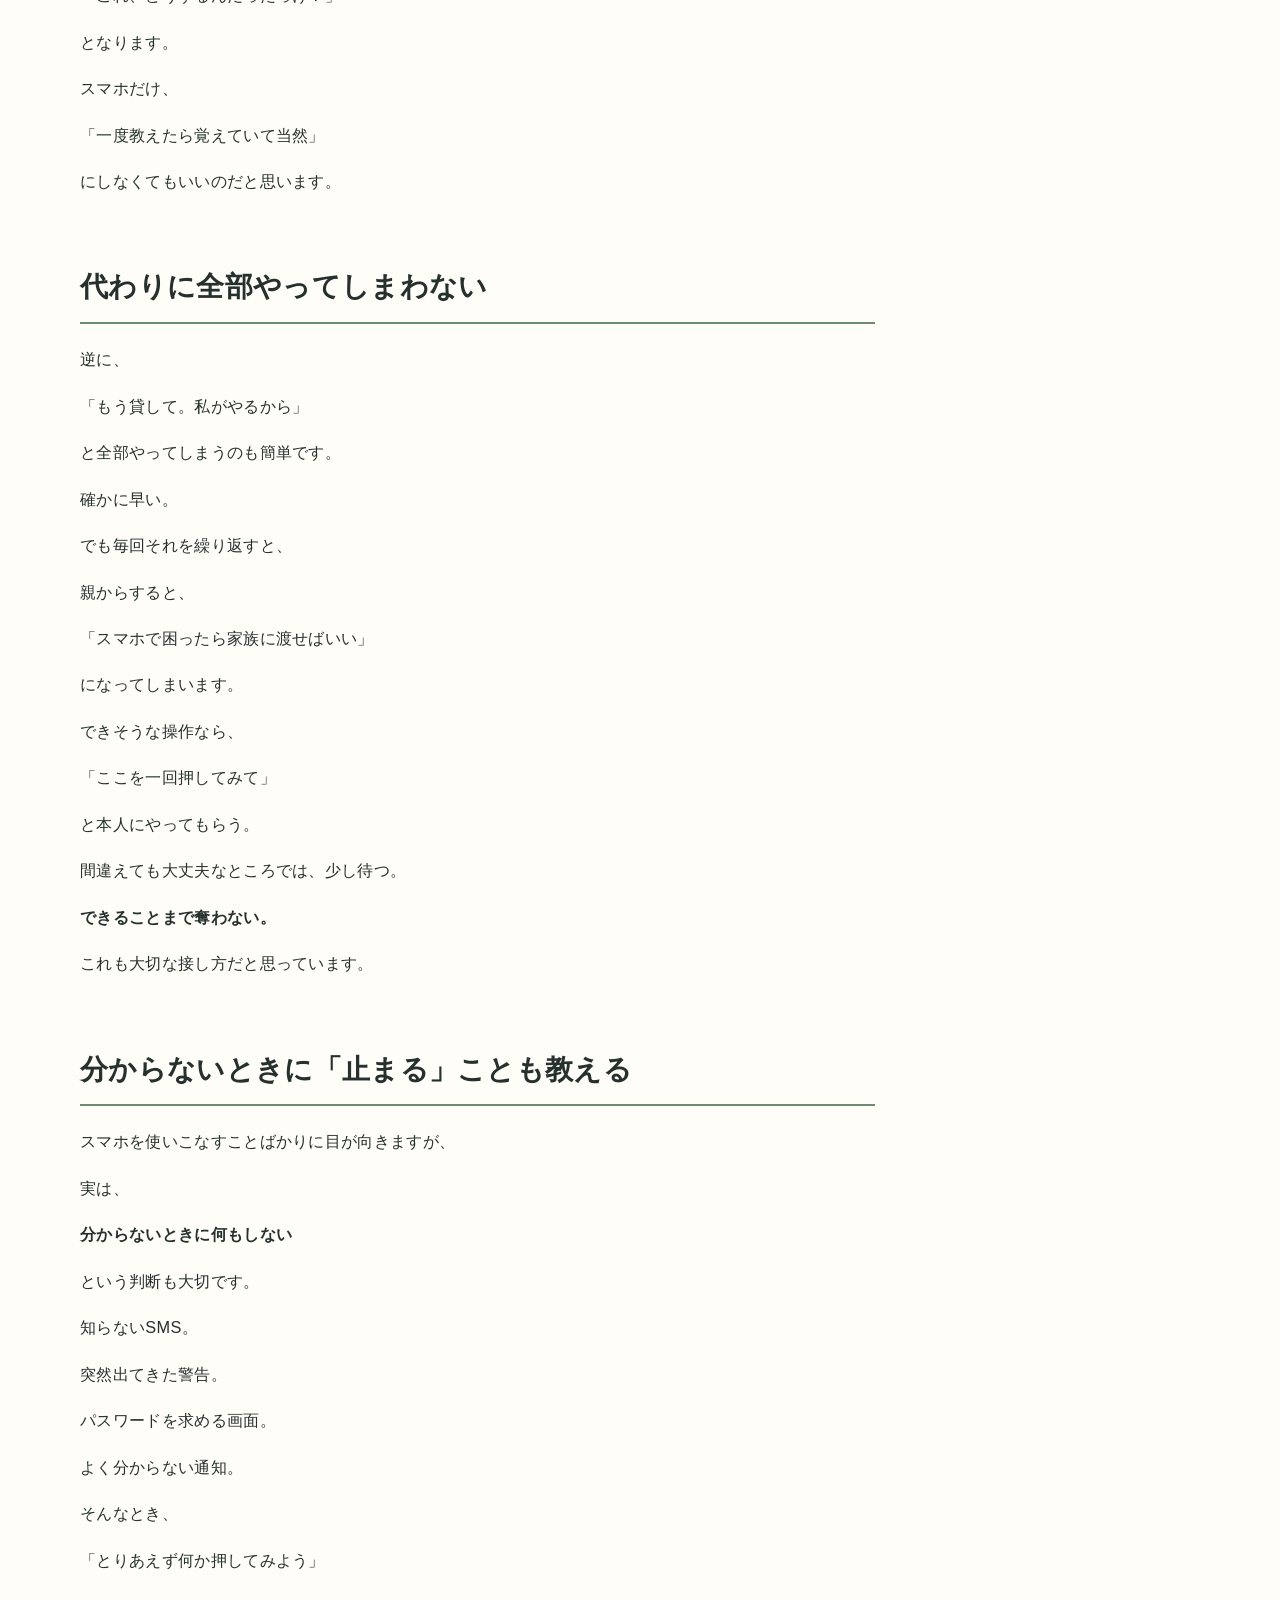
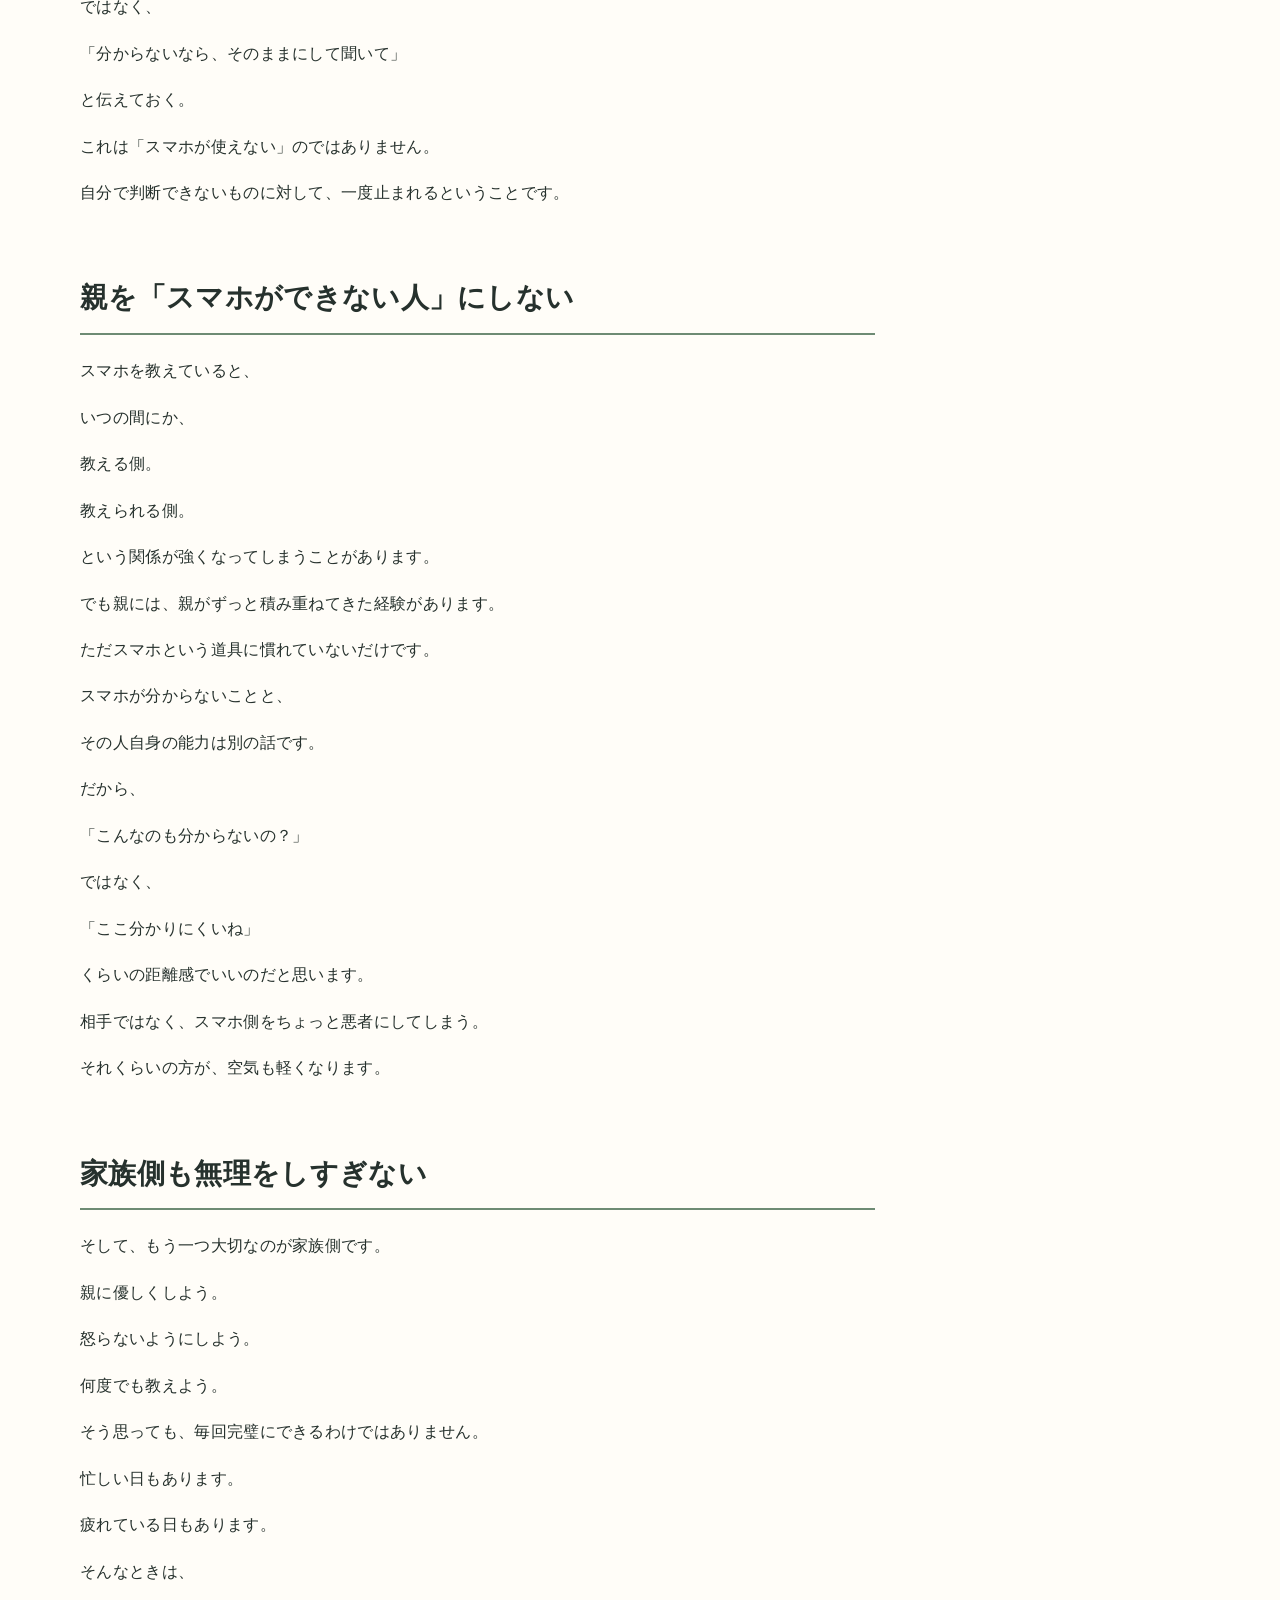
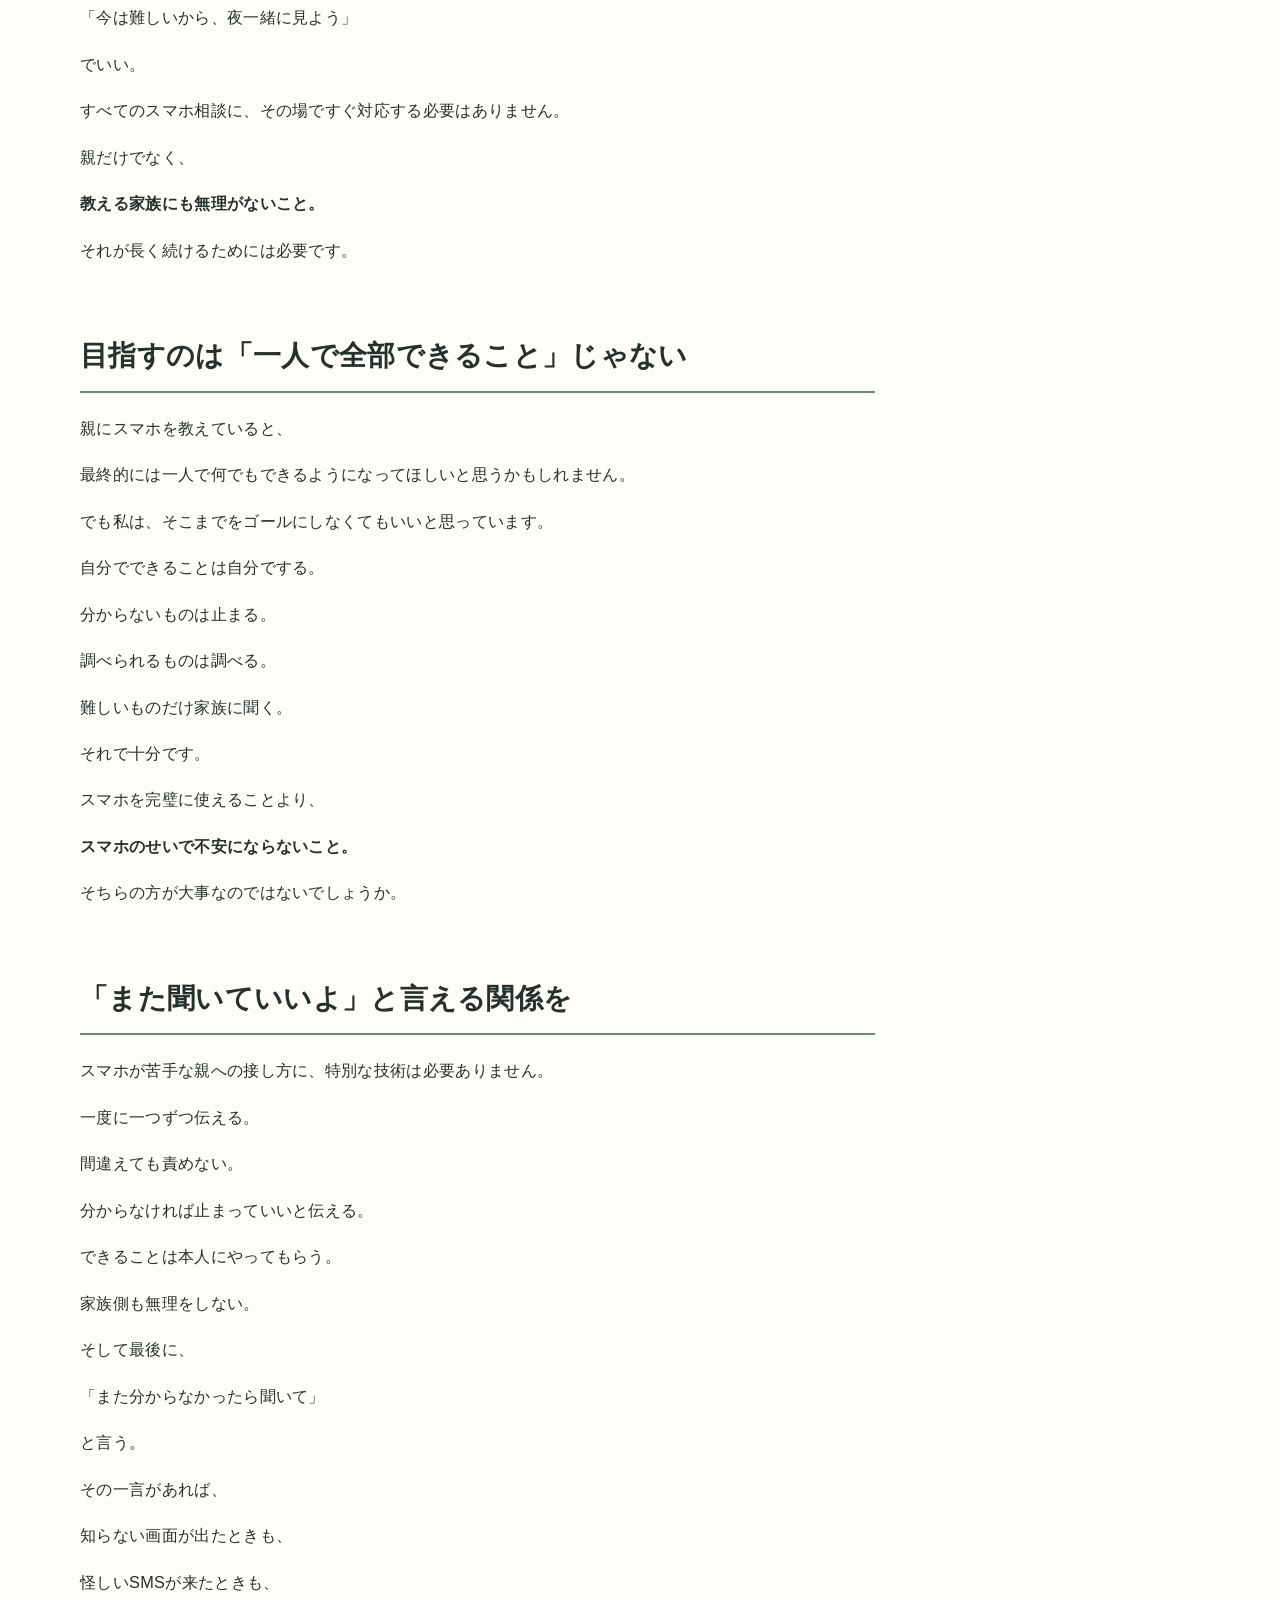
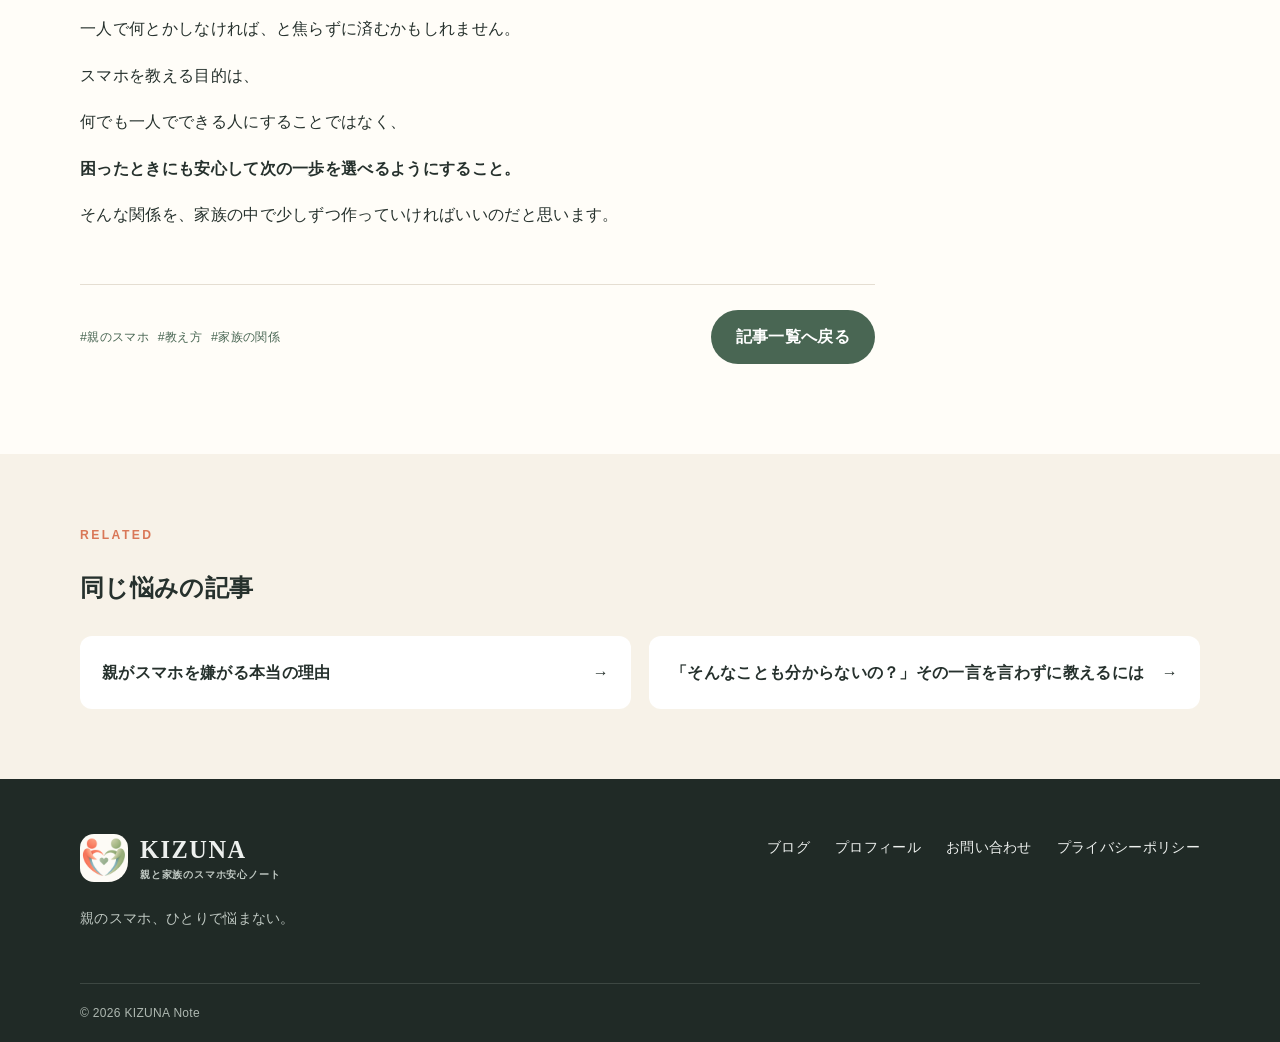
<file: article-parent-smartphone-support.html>
<!doctype html>
<html lang="ja"><head>
<!-- Google tag (gtag.js) -->
<script async src="https://www.googletagmanager.com/gtag/js?id=G-VS8XKYZY62"></script>
<script>
  window.dataLayer = window.dataLayer || [];
  function gtag(){dataLayer.push(arguments);}
  gtag('js', new Date());
  gtag('config', 'G-VS8XKYZY62');
</script><meta charset="utf-8"><meta name="viewport" content="width=device-width,initial-scale=1">
<title>「また分からないの？」を言う前に。スマホが苦手な親への接し方｜KIZUNAノート</title>
<meta name="description" content="スマホが苦手な親に一度に一つずつ伝え、分からないと言える関係を壊さず、教える家族も無理をしない接し方を考えます。">
<meta property="og:type" content="article"><meta property="og:title" content="「また分からないの？」を言う前に。スマホが苦手な親への接し方"><meta property="og:description" content="スマホを完璧に使えることより、困ったときにも安心して次の一歩を選べる関係を考えます。"><meta property="og:image" content="assets/images/article-parent-smartphone-support.png"><meta name="twitter:card" content="summary_large_image">
<link rel="stylesheet" href="assets/css/style.css?v=20260808-4"><script defer src="assets/js/main.js"></script>
<script type="application/ld+json">{"@context":"https://schema.org","@type":"BlogPosting","headline":"「また分からないの？」を言う前に。スマホが苦手な親への接し方","description":"スマホが苦手な親に一度に一つずつ伝え、分からないと言える関係を壊さず、教える家族も無理をしない接し方を考えます。","datePublished":"2026-08-15","author":{"@type":"Organization","name":"KIZUNAノート"},"image":"assets/images/article-parent-smartphone-support.png"}</script></head>
<body><a class="skip-link" href="#main">本文へ移動</a><header class="site-header"><div class="container header-inner"><a class="brand" href="index.html"><span class="brand-mark"><b>K</b><i></i></span><span class="brand-copy"><strong>KIZUNA</strong><small>親と家族のスマホ安心ノート</small></span></a><button class="menu-button" type="button" aria-expanded="false" aria-controls="global-nav"><span></span><span></span><span></span><span class="sr-only">メニュー</span></button><nav id="global-nav" class="global-nav"><a href="index.html">ホーム</a><a aria-current="page" href="blog.html">ブログ</a><a href="profile.html">プロフィール</a><a class="nav-contact" href="contact.html">お問い合わせ</a></nav></div></header>
<main id="main"><div class="container article-layout"><article class="article"><nav class="breadcrumbs" aria-label="パンくず"><a href="index.html">ホーム</a><span>›</span><a href="blog.html">ブログ</a><span>›</span><span>親との関わり方</span></nav>
<header class="article-header"><div class="meta"><span class="category">親との関わり方</span><time datetime="2026-08-15">2026.08.15</time></div><h1>「また分からないの？」を言う前に。スマホが苦手な親への接し方</h1><p class="lead">親からスマホのことで呼ばれる。</p><figure class="article-hero"><img src="assets/images/article-parent-smartphone-support.png" alt="スマートフォンを自分で操作する母に、娘が隣で一つずつ穏やかに使い方を伝えているイラスト"></figure></header>
<div class="article-body"><div class="toc"><strong>この記事の内容</strong><ol><li><a href="#unknown">親から見ると、スマホは「知らないことだらけ」</a></li><li><a href="#ask">最初に「何をしたの？」と聞かない</a></li><li><a href="#one-step">一度に全部説明しない</a></li><li><a href="#dont-do-all">代わりに全部やってしまわない</a></li><li><a href="#stop">分からないときに「止まる」ことも教える</a></li><li><a href="#family">家族側も無理をしすぎない</a></li><li><a href="#ask-again">「また聞いていいよ」と言える関係を</a></li></ol></div>
<p>「これ、どうしたらいい？」</p>
<p>「この画面、消して」</p>
<p>「LINEが分からなくなった」</p>
<p>一度なら何とも思わなくても、同じことが何度も続くと、</p>
<p>「前にも教えたよね」</p>
<p>と言いたくなることがあります。</p>
<p>家族だって仕事があります。</p>
<p>自分の生活もあります。</p>
<p>忙しいときに何度も聞かれれば、少し面倒に感じることだってあると思います。</p>
<p>でも、スマホが苦手な親と接するときに大切なのは、</p>
<p><strong>何でも代わりにやってあげることでも、全部覚えてもらうことでもない。</strong></p>
<p>私は、</p>
<p><strong>「分からない」と言える関係を壊さないこと</strong></p>
<p>が、とても大切だと思っています。</p>
<h2 id="unknown">親から見ると、スマホは「知らないことだらけ」</h2>
<p>普段からスマホを使っている私たちは、</p>
<p>アプリを開く。</p>
<p>戻る。</p>
<p>閉じる。</p>
<p>通知を見る。</p>
<p>文字を入力する。</p>
<p>こうした操作をほとんど考えずにやっています。</p>
<p>だから、親から</p>
<p>「どうやって戻るの？」</p>
<p>と聞かれると、</p>
<p>「そこ押すだけだよ」</p>
<p>と思ってしまいます。</p>
<p>でも、親から見れば違います。</p>
<p>画面には文字もボタンもマークもたくさんある。</p>
<p>どこを押せるのか。</p>
<p>押したら何が起きるのか。</p>
<p>元に戻せるのか。</p>
<p>それが分からない。</p>
<p>こちらにとっての「一回押すだけ」の中に、親にとってはいくつもの不安が入っていることがあります。</p>
<h2 id="ask">最初に「何をしたの？」と聞かない</h2>
<p>スマホがおかしくなったとき、</p>
<p>「何したの？」</p>
<p>と聞いてしまうことがあります。</p>
<p>こちらとしては原因を知りたいだけです。</p>
<p>でも言い方によっては、</p>
<p>「何か悪いことをしたの？」</p>
<p>と責められているように聞こえることがあります。</p>
<p>そんなときは、</p>
<p>「今、何が出てる？」</p>
<p>「何ができなくて困ってる？」</p>
<p>から聞いた方が状況を確認しやすくなります。</p>
<p>まず一緒に今いる場所を確認する。</p>
<p>原因探しはそのあとです。</p>
<h2 id="one-step">一度に全部説明しない</h2>
<p>例えば写真をLINEで送りたいとします。</p>
<p>「LINEを開いて、送りたい人を選んで、左下の＋を押して、写真を押して……」</p>
<p>一気に説明すると、教えている側は早い。</p>
<p>でも聞いている側は、最初の操作をしている間に次の説明が進んでしまいます。</p>
<p>そこで、</p>
<p>「まずLINEを押して」</p>
<p>できたら、</p>
<p>「次に私の名前を押して」</p>
<p>またできたら、</p>
<p>「次はここ」</p>
<p><strong>一つ操作したら、一度止まる。</strong></p>
<p>少し時間はかかります。</p>
<p>でも、途中で分からなくなって最初からやり直すより、結果的にスムーズなこともあります。</p>
<h2>「前にも教えた」は、いったん封印する</h2>
<p>同じことを聞かれると、</p>
<p>「それ、この前も教えたよ」</p>
<p>と言いたくなります。</p>
<p>私も、その気持ちはよく分かります。</p>
<p>でも、普段ほとんど使わない操作なら、忘れてしまうのも不思議ではありません。</p>
<p>私たちだって、年に一度しか使わないサービスの操作なら、</p>
<p>「これ、どうするんだったっけ？」</p>
<p>となります。</p>
<p>スマホだけ、</p>
<p>「一度教えたら覚えていて当然」</p>
<p>にしなくてもいいのだと思います。</p>
<h2 id="dont-do-all">代わりに全部やってしまわない</h2>
<p>逆に、</p>
<p>「もう貸して。私がやるから」</p>
<p>と全部やってしまうのも簡単です。</p>
<p>確かに早い。</p>
<p>でも毎回それを繰り返すと、</p>
<p>親からすると、</p>
<p>「スマホで困ったら家族に渡せばいい」</p>
<p>になってしまいます。</p>
<p>できそうな操作なら、</p>
<p>「ここを一回押してみて」</p>
<p>と本人にやってもらう。</p>
<p>間違えても大丈夫なところでは、少し待つ。</p>
<p><strong>できることまで奪わない。</strong></p>
<p>これも大切な接し方だと思っています。</p>
<h2 id="stop">分からないときに「止まる」ことも教える</h2>
<p>スマホを使いこなすことばかりに目が向きますが、</p>
<p>実は、</p>
<p><strong>分からないときに何もしない</strong></p>
<p>という判断も大切です。</p>
<p>知らないSMS。</p>
<p>突然出てきた警告。</p>
<p>パスワードを求める画面。</p>
<p>よく分からない通知。</p>
<p>そんなとき、</p>
<p>「とりあえず何か押してみよう」</p>
<p>ではなく、</p>
<p>「分からないなら、そのままにして聞いて」</p>
<p>と伝えておく。</p>
<p>これは「スマホが使えない」のではありません。</p>
<p>自分で判断できないものに対して、一度止まれるということです。</p>
<h2>親を「スマホができない人」にしない</h2>
<p>スマホを教えていると、</p>
<p>いつの間にか、</p>
<p>教える側。</p>
<p>教えられる側。</p>
<p>という関係が強くなってしまうことがあります。</p>
<p>でも親には、親がずっと積み重ねてきた経験があります。</p>
<p>ただスマホという道具に慣れていないだけです。</p>
<p>スマホが分からないことと、</p>
<p>その人自身の能力は別の話です。</p>
<p>だから、</p>
<p>「こんなのも分からないの？」</p>
<p>ではなく、</p>
<p>「ここ分かりにくいね」</p>
<p>くらいの距離感でいいのだと思います。</p>
<p>相手ではなく、スマホ側をちょっと悪者にしてしまう。</p>
<p>それくらいの方が、空気も軽くなります。</p>
<h2 id="family">家族側も無理をしすぎない</h2>
<p>そして、もう一つ大切なのが家族側です。</p>
<p>親に優しくしよう。</p>
<p>怒らないようにしよう。</p>
<p>何度でも教えよう。</p>
<p>そう思っても、毎回完璧にできるわけではありません。</p>
<p>忙しい日もあります。</p>
<p>疲れている日もあります。</p>
<p>そんなときは、</p>
<p>「今は難しいから、夜一緒に見よう」</p>
<p>でいい。</p>
<p>すべてのスマホ相談に、その場ですぐ対応する必要はありません。</p>
<p>親だけでなく、</p>
<p><strong>教える家族にも無理がないこと。</strong></p>
<p>それが長く続けるためには必要です。</p>
<h2>目指すのは「一人で全部できること」じゃない</h2>
<p>親にスマホを教えていると、</p>
<p>最終的には一人で何でもできるようになってほしいと思うかもしれません。</p>
<p>でも私は、そこまでをゴールにしなくてもいいと思っています。</p>
<p>自分でできることは自分でする。</p>
<p>分からないものは止まる。</p>
<p>調べられるものは調べる。</p>
<p>難しいものだけ家族に聞く。</p>
<p>それで十分です。</p>
<p>スマホを完璧に使えることより、</p>
<p><strong>スマホのせいで不安にならないこと。</strong></p>
<p>そちらの方が大事なのではないでしょうか。</p>
<h2 id="ask-again">「また聞いていいよ」と言える関係を</h2>
<p>スマホが苦手な親への接し方に、特別な技術は必要ありません。</p>
<p>一度に一つずつ伝える。</p>
<p>間違えても責めない。</p>
<p>分からなければ止まっていいと伝える。</p>
<p>できることは本人にやってもらう。</p>
<p>家族側も無理をしない。</p>
<p>そして最後に、</p>
<p>「また分からなかったら聞いて」</p>
<p>と言う。</p>
<p>その一言があれば、</p>
<p>知らない画面が出たときも、</p>
<p>怪しいSMSが来たときも、</p>
<p>一人で何とかしなければ、と焦らずに済むかもしれません。</p>
<p>スマホを教える目的は、</p>
<p>何でも一人でできる人にすることではなく、</p>
<p><strong>困ったときにも安心して次の一歩を選べるようにすること。</strong></p>
<p>そんな関係を、家族の中で少しずつ作っていければいいのだと思います。</p></div>
<footer class="article-footer"><div class="tags"><span>#親のスマホ</span><span>#教え方</span><span>#家族の関係</span></div><a class="button" href="blog.html">記事一覧へ戻る</a></footer></article>
<aside class="sidebar article-side"><section class="side-box"><h2>この記事を書いた人</h2><div class="author-mini"><span class="avatar">K</span><div><strong>KIZUNAノート</strong><p>親のスマホに悩む家族の目線で書いています。</p></div></div></section></aside></div>
<section class="related tint"><div class="container"><p class="eyebrow">RELATED</p><h2>同じ悩みの記事</h2><div class="related-grid"><a href="article-parent-smartphone-reluctance.html">親がスマホを嫌がる本当の理由 <span>→</span></a><a href="article-teaching-kindly.html">「そんなことも分からないの？」その一言を言わずに教えるには <span>→</span></a></div></div></section></main>
<footer class="site-footer"><div class="container footer-inner"><div><a class="brand brand-footer" href="index.html"><span class="brand-mark"><b>K</b><i></i></span><span class="brand-copy"><strong>KIZUNA</strong><small>親と家族のスマホ安心ノート</small></span></a><p>親のスマホ、ひとりで悩まない。</p></div><nav><a href="blog.html">ブログ</a><a href="profile.html">プロフィール</a><a href="contact.html">お問い合わせ</a><a href="privacy.html">プライバシーポリシー</a></nav></div><div class="container copyright">© <span data-current-year></span> KIZUNA Note</div></footer></body></html>
</file>
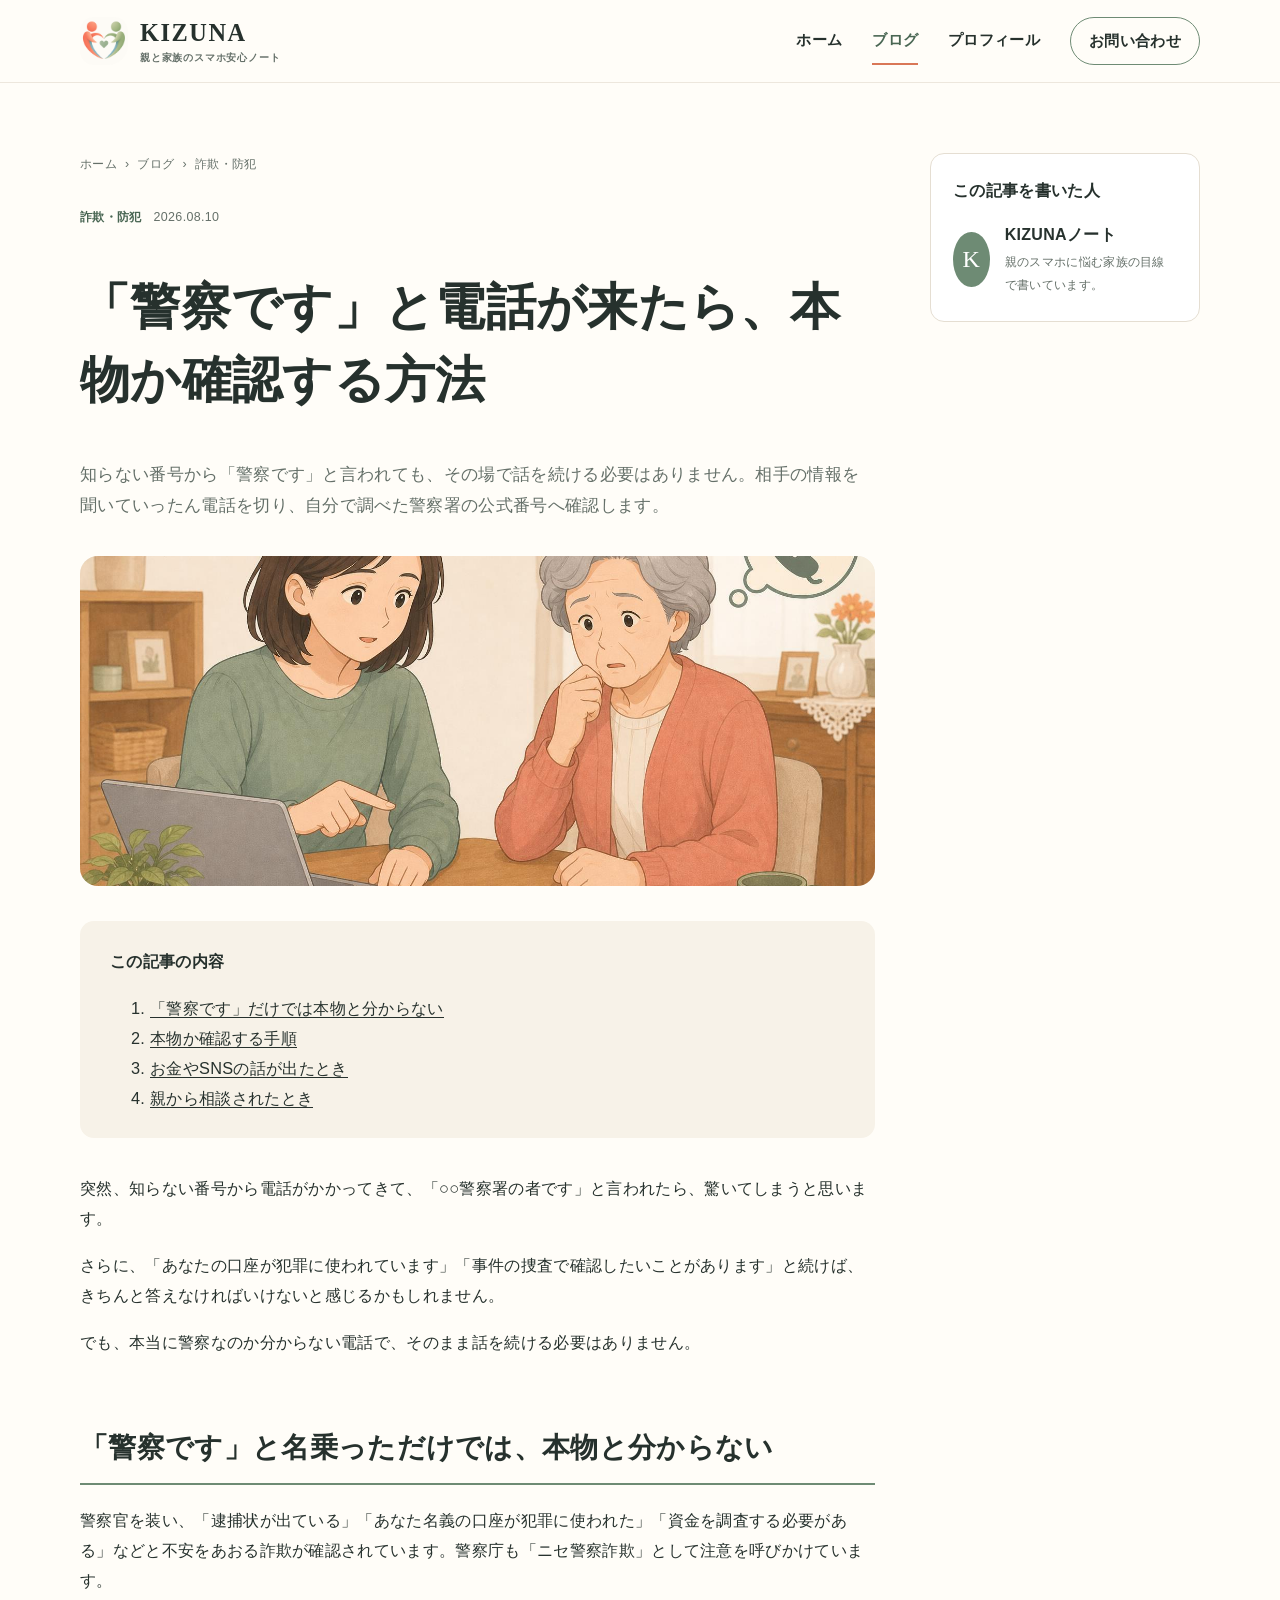
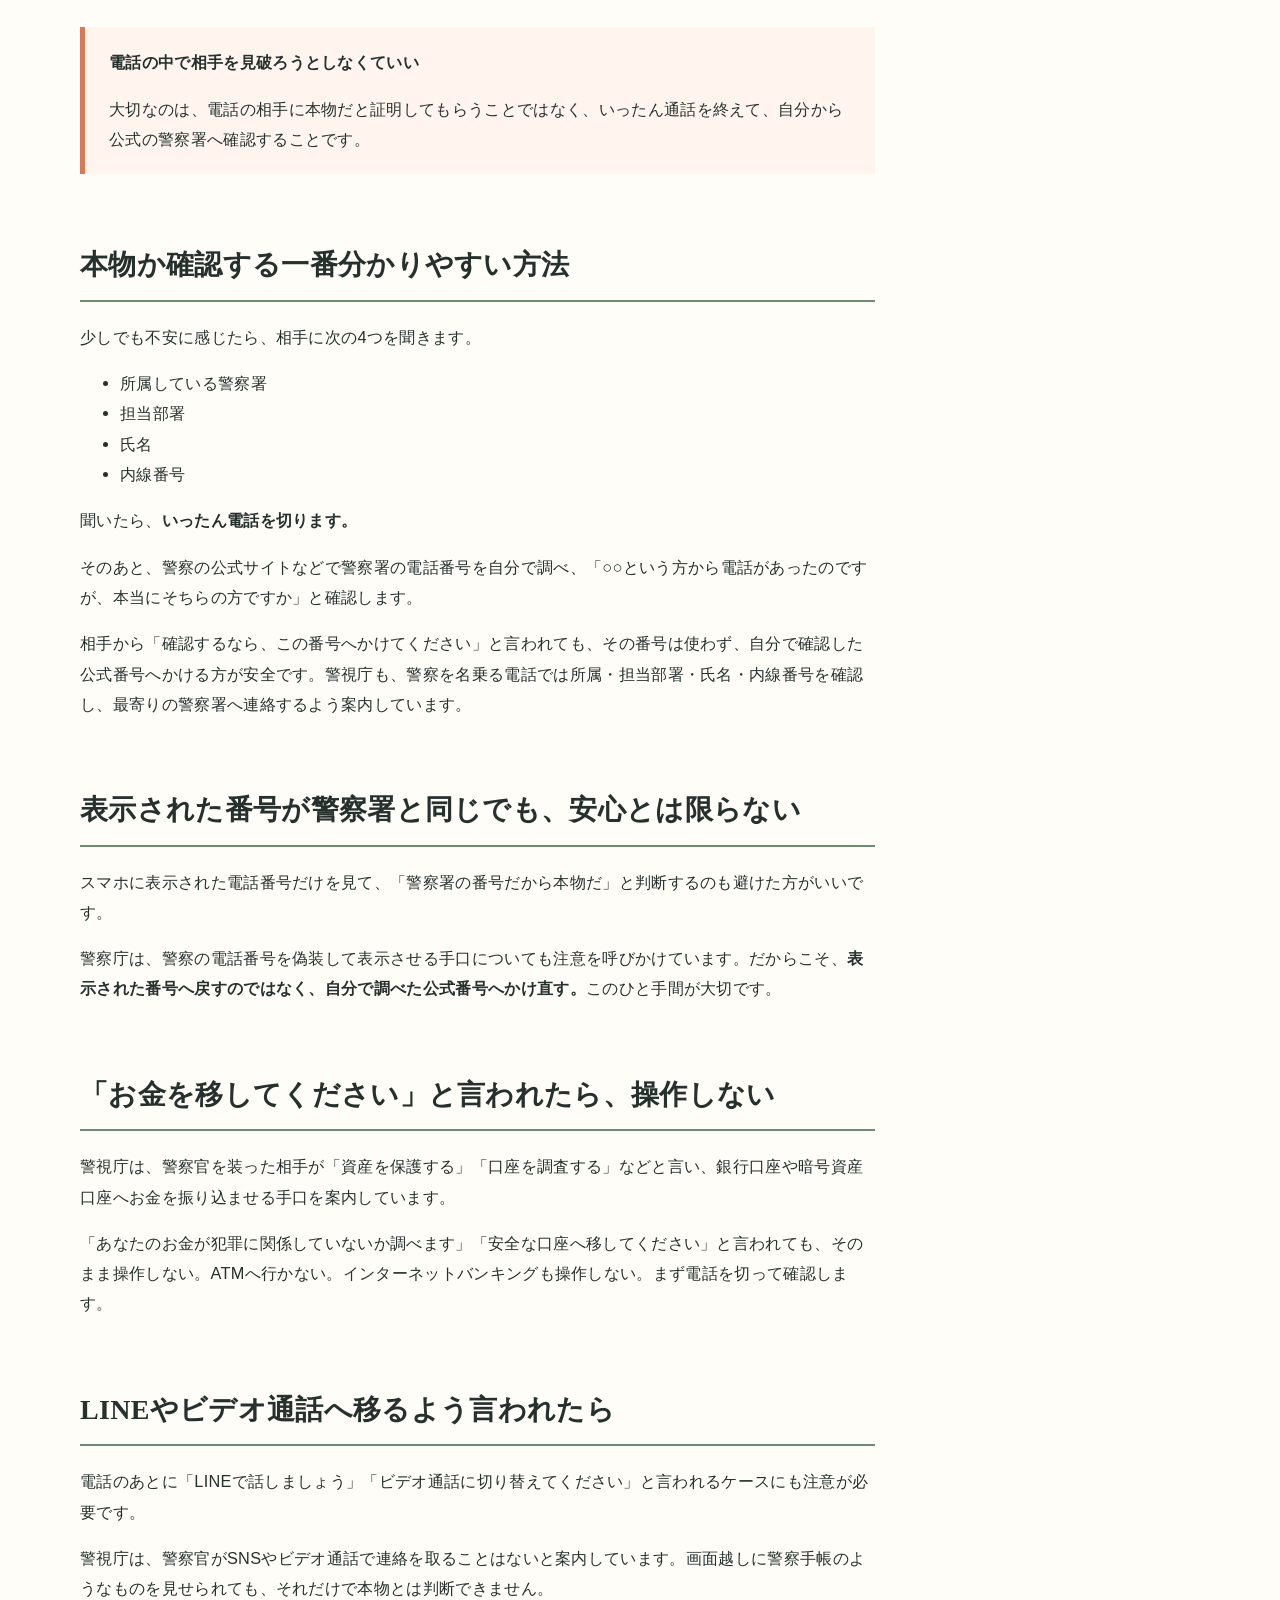
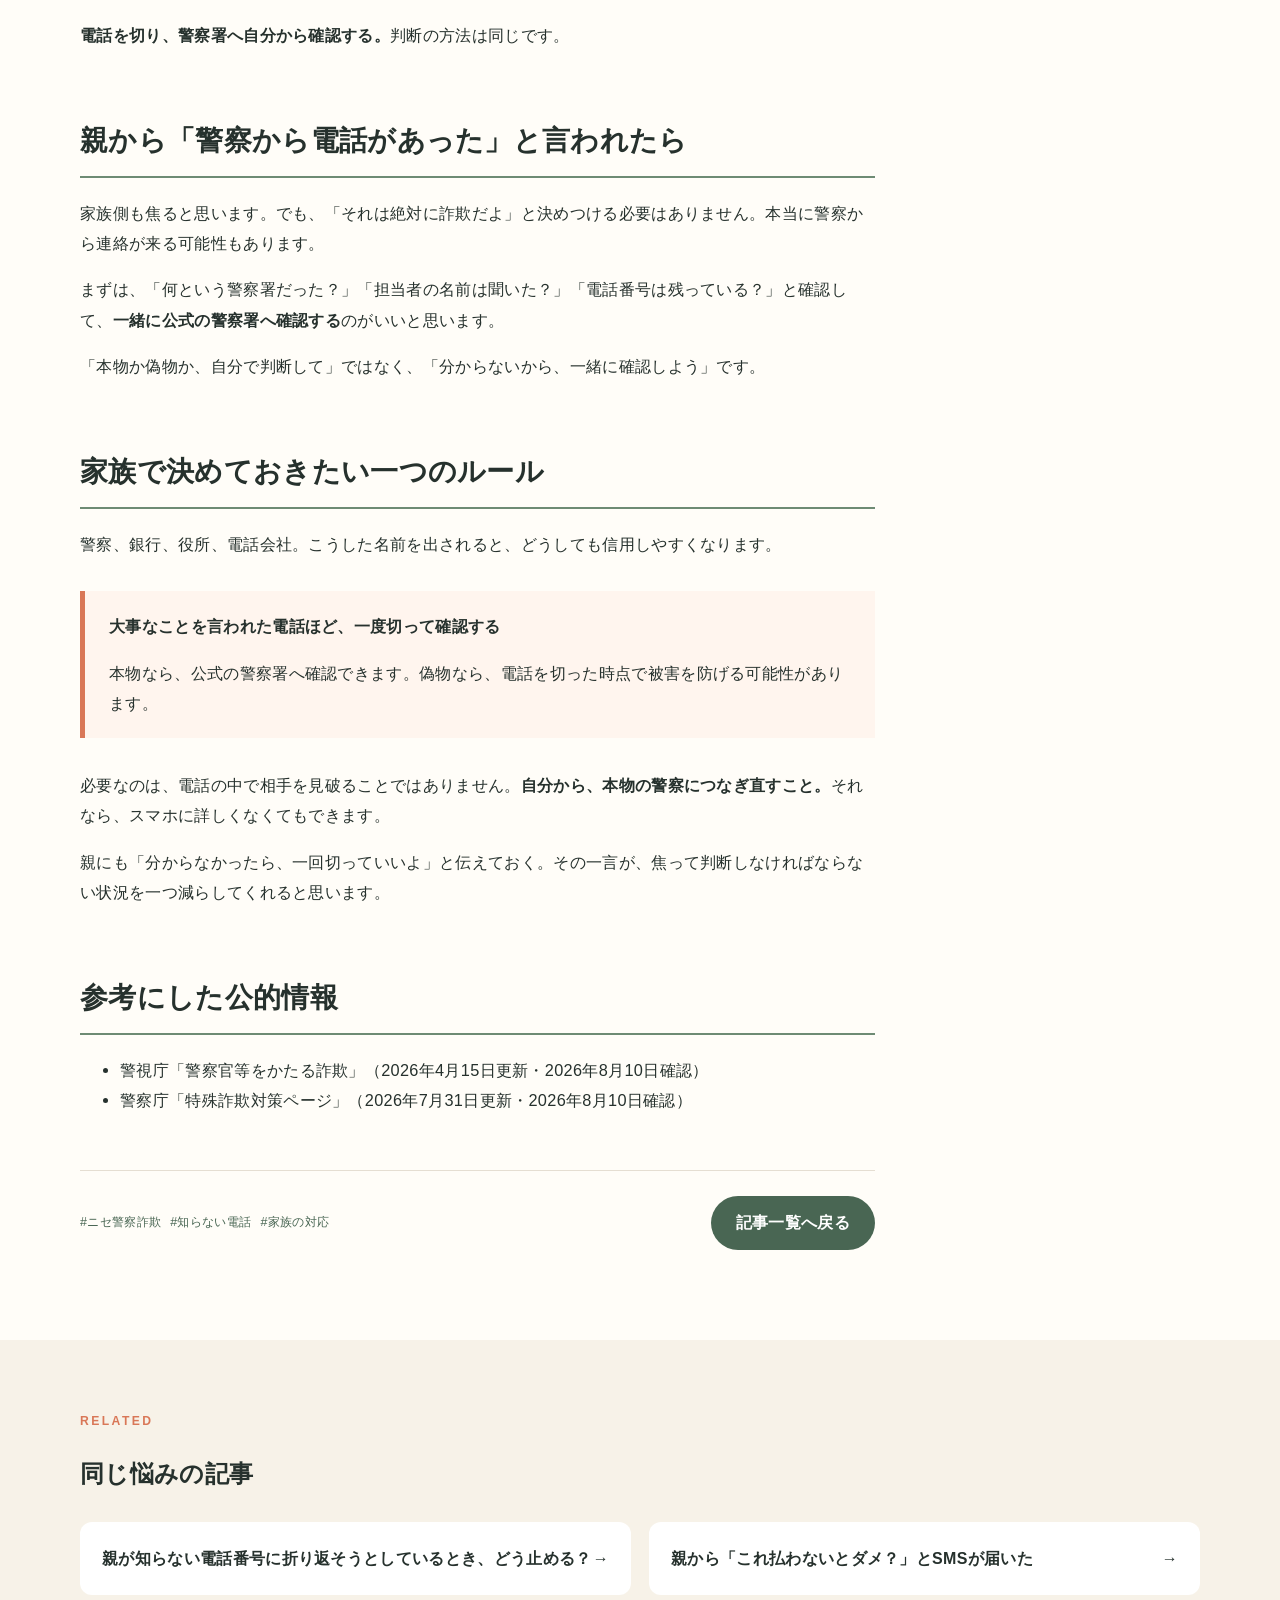
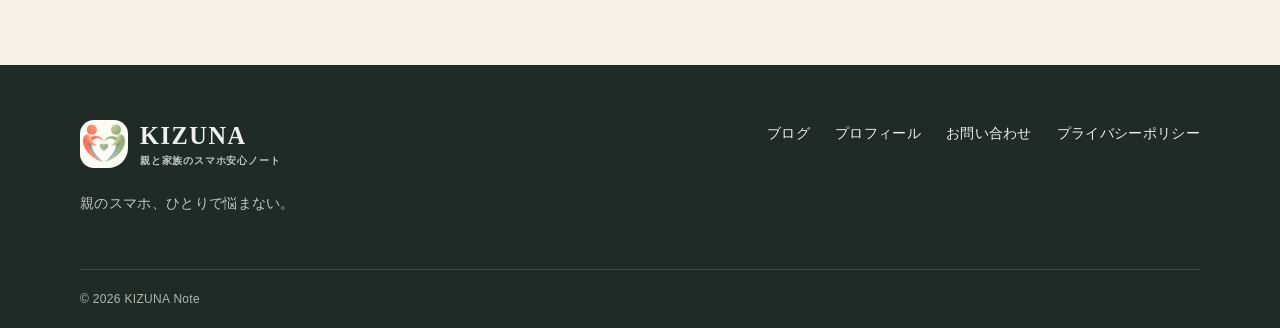
<file: article-police-call.html>
<!doctype html>
<html lang="ja"><head>
<!-- Google tag (gtag.js) -->
<script async src="https://www.googletagmanager.com/gtag/js?id=G-VS8XKYZY62"></script>
<script>
  window.dataLayer = window.dataLayer || [];
  function gtag(){dataLayer.push(arguments);}
  gtag('js', new Date());
  gtag('config', 'G-VS8XKYZY62');
</script><meta charset="utf-8"><meta name="viewport" content="width=device-width,initial-scale=1">
<title>「警察です」と電話が来たら、本物か確認する方法｜KIZUNAノート</title>
<meta name="description" content="警察を名乗る電話が本物か迷ったとき、電話を切り、公式の警察署へ自分から確認する手順を家族の目線で紹介します。">
<meta property="og:type" content="article"><meta property="og:title" content="「警察です」と電話が来たら、本物か確認する方法"><meta property="og:image" content="assets/images/article-police-call.jpg">
<link rel="stylesheet" href="assets/css/style.css?v=20260808-4"><script defer src="assets/js/main.js"></script>
<script type="application/ld+json">{"@context":"https://schema.org","@type":"BlogPosting","headline":"「警察です」と電話が来たら、本物か確認する方法","datePublished":"2026-08-10","author":{"@type":"Organization","name":"KIZUNAノート"},"image":"assets/images/article-police-call.jpg"}</script></head>
<body><a class="skip-link" href="#main">本文へ移動</a><header class="site-header"><div class="container header-inner"><a class="brand" href="index.html"><span class="brand-mark"><b>K</b><i></i></span><span class="brand-copy"><strong>KIZUNA</strong><small>親と家族のスマホ安心ノート</small></span></a><button class="menu-button" type="button" aria-expanded="false" aria-controls="global-nav"><span></span><span></span><span></span><span class="sr-only">メニュー</span></button><nav id="global-nav" class="global-nav"><a href="index.html">ホーム</a><a aria-current="page" href="blog.html">ブログ</a><a href="profile.html">プロフィール</a><a class="nav-contact" href="contact.html">お問い合わせ</a></nav></div></header>
<main id="main"><div class="container article-layout"><article class="article"><nav class="breadcrumbs" aria-label="パンくず"><a href="index.html">ホーム</a><span>›</span><a href="blog.html">ブログ</a><span>›</span><span>詐欺・防犯</span></nav>
<header class="article-header"><div class="meta"><span class="category">詐欺・防犯</span><time datetime="2026-08-10">2026.08.10</time></div><h1>「警察です」と電話が来たら、本物か確認する方法</h1><p class="lead">知らない番号から「警察です」と言われても、その場で話を続ける必要はありません。相手の情報を聞いていったん電話を切り、自分で調べた警察署の公式番号へ確認します。</p><figure class="article-hero"><img src="assets/images/article-police-call.jpg" alt="警察を名乗る不審な電話を切ったあと、母と娘が公式の連絡先を一緒に確認するイラスト"></figure></header>
<div class="article-body"><div class="toc"><strong>この記事の内容</strong><ol><li><a href="#not-proof">「警察です」だけでは本物と分からない</a></li><li><a href="#verify">本物か確認する手順</a></li><li><a href="#warning">お金やSNSの話が出たとき</a></li><li><a href="#family">親から相談されたとき</a></li></ol></div>
<p>突然、知らない番号から電話がかかってきて、「○○警察署の者です」と言われたら、驚いてしまうと思います。</p><p>さらに、「あなたの口座が犯罪に使われています」「事件の捜査で確認したいことがあります」と続けば、きちんと答えなければいけないと感じるかもしれません。</p><p>でも、本当に警察なのか分からない電話で、そのまま話を続ける必要はありません。</p>
<h2 id="not-proof">「警察です」と名乗っただけでは、本物と分からない</h2><p>警察官を装い、「逮捕状が出ている」「あなた名義の口座が犯罪に使われた」「資金を調査する必要がある」などと不安をあおる詐欺が確認されています。警察庁も「ニセ警察詐欺」として注意を呼びかけています。</p><div class="note"><strong>電話の中で相手を見破ろうとしなくていい</strong><p>大切なのは、電話の相手に本物だと証明してもらうことではなく、いったん通話を終えて、自分から公式の警察署へ確認することです。</p></div>
<h2 id="verify">本物か確認する一番分かりやすい方法</h2><p>少しでも不安に感じたら、相手に次の4つを聞きます。</p><ul><li>所属している警察署</li><li>担当部署</li><li>氏名</li><li>内線番号</li></ul><p>聞いたら、<strong>いったん電話を切ります。</strong></p><p>そのあと、警察の公式サイトなどで警察署の電話番号を自分で調べ、「○○という方から電話があったのですが、本当にそちらの方ですか」と確認します。</p><p>相手から「確認するなら、この番号へかけてください」と言われても、その番号は使わず、自分で確認した公式番号へかける方が安全です。警視庁も、警察を名乗る電話では所属・担当部署・氏名・内線番号を確認し、最寄りの警察署へ連絡するよう案内しています。</p>
<h2>表示された番号が警察署と同じでも、安心とは限らない</h2><p>スマホに表示された電話番号だけを見て、「警察署の番号だから本物だ」と判断するのも避けた方がいいです。</p><p>警察庁は、警察の電話番号を偽装して表示させる手口についても注意を呼びかけています。だからこそ、<strong>表示された番号へ戻すのではなく、自分で調べた公式番号へかけ直す。</strong>このひと手間が大切です。</p>
<h2 id="warning">「お金を移してください」と言われたら、操作しない</h2><p>警視庁は、警察官を装った相手が「資産を保護する」「口座を調査する」などと言い、銀行口座や暗号資産口座へお金を振り込ませる手口を案内しています。</p><p>「あなたのお金が犯罪に関係していないか調べます」「安全な口座へ移してください」と言われても、そのまま操作しない。ATMへ行かない。インターネットバンキングも操作しない。まず電話を切って確認します。</p>
<h2>LINEやビデオ通話へ移るよう言われたら</h2><p>電話のあとに「LINEで話しましょう」「ビデオ通話に切り替えてください」と言われるケースにも注意が必要です。</p><p>警視庁は、警察官がSNSやビデオ通話で連絡を取ることはないと案内しています。画面越しに警察手帳のようなものを見せられても、それだけで本物とは判断できません。</p><p><strong>電話を切り、警察署へ自分から確認する。</strong>判断の方法は同じです。</p>
<h2 id="family">親から「警察から電話があった」と言われたら</h2><p>家族側も焦ると思います。でも、「それは絶対に詐欺だよ」と決めつける必要はありません。本当に警察から連絡が来る可能性もあります。</p><p>まずは、「何という警察署だった？」「担当者の名前は聞いた？」「電話番号は残っている？」と確認して、<strong>一緒に公式の警察署へ確認する</strong>のがいいと思います。</p><p>「本物か偽物か、自分で判断して」ではなく、「分からないから、一緒に確認しよう」です。</p>
<h2>家族で決めておきたい一つのルール</h2><p>警察、銀行、役所、電話会社。こうした名前を出されると、どうしても信用しやすくなります。</p><div class="note"><strong>大事なことを言われた電話ほど、一度切って確認する</strong><p>本物なら、公式の警察署へ確認できます。偽物なら、電話を切った時点で被害を防げる可能性があります。</p></div><p>必要なのは、電話の中で相手を見破ることではありません。<strong>自分から、本物の警察につなぎ直すこと。</strong>それなら、スマホに詳しくなくてもできます。</p><p>親にも「分からなかったら、一回切っていいよ」と伝えておく。その一言が、焦って判断しなければならない状況を一つ減らしてくれると思います。</p>
<h2>参考にした公的情報</h2><ul><li><a href="https://www.keishicho.metro.tokyo.lg.jp/kurashi/tokushu/police_officer.html">警視庁「警察官等をかたる詐欺」</a>（2026年4月15日更新・2026年8月10日確認）</li><li><a href="https://www.npa.go.jp/bureau/safetylife/sos47/">警察庁「特殊詐欺対策ページ」</a>（2026年7月31日更新・2026年8月10日確認）</li></ul></div>
<footer class="article-footer"><div class="tags"><span>#ニセ警察詐欺</span><span>#知らない電話</span><span>#家族の対応</span></div><a class="button" href="blog.html">記事一覧へ戻る</a></footer></article>
<aside class="sidebar article-side"><section class="side-box"><h2>この記事を書いた人</h2><div class="author-mini"><span class="avatar">K</span><div><strong>KIZUNAノート</strong><p>親のスマホに悩む家族の目線で書いています。</p></div></div></section></aside></div>
<section class="related tint"><div class="container"><p class="eyebrow">RELATED</p><h2>同じ悩みの記事</h2><div class="related-grid"><a href="article-unknown-call.html">親が知らない電話番号に折り返そうとしているとき、どう止める？ <span>→</span></a><a href="article.html">親から「これ払わないとダメ？」とSMSが届いた <span>→</span></a></div></div></section></main>
<footer class="site-footer"><div class="container footer-inner"><div><a class="brand brand-footer" href="index.html"><span class="brand-mark"><b>K</b><i></i></span><span class="brand-copy"><strong>KIZUNA</strong><small>親と家族のスマホ安心ノート</small></span></a><p>親のスマホ、ひとりで悩まない。</p></div><nav><a href="blog.html">ブログ</a><a href="profile.html">プロフィール</a><a href="contact.html">お問い合わせ</a><a href="privacy.html">プライバシーポリシー</a></nav></div><div class="container copyright">© <span data-current-year></span> KIZUNA Note</div></footer></body></html>
</file>
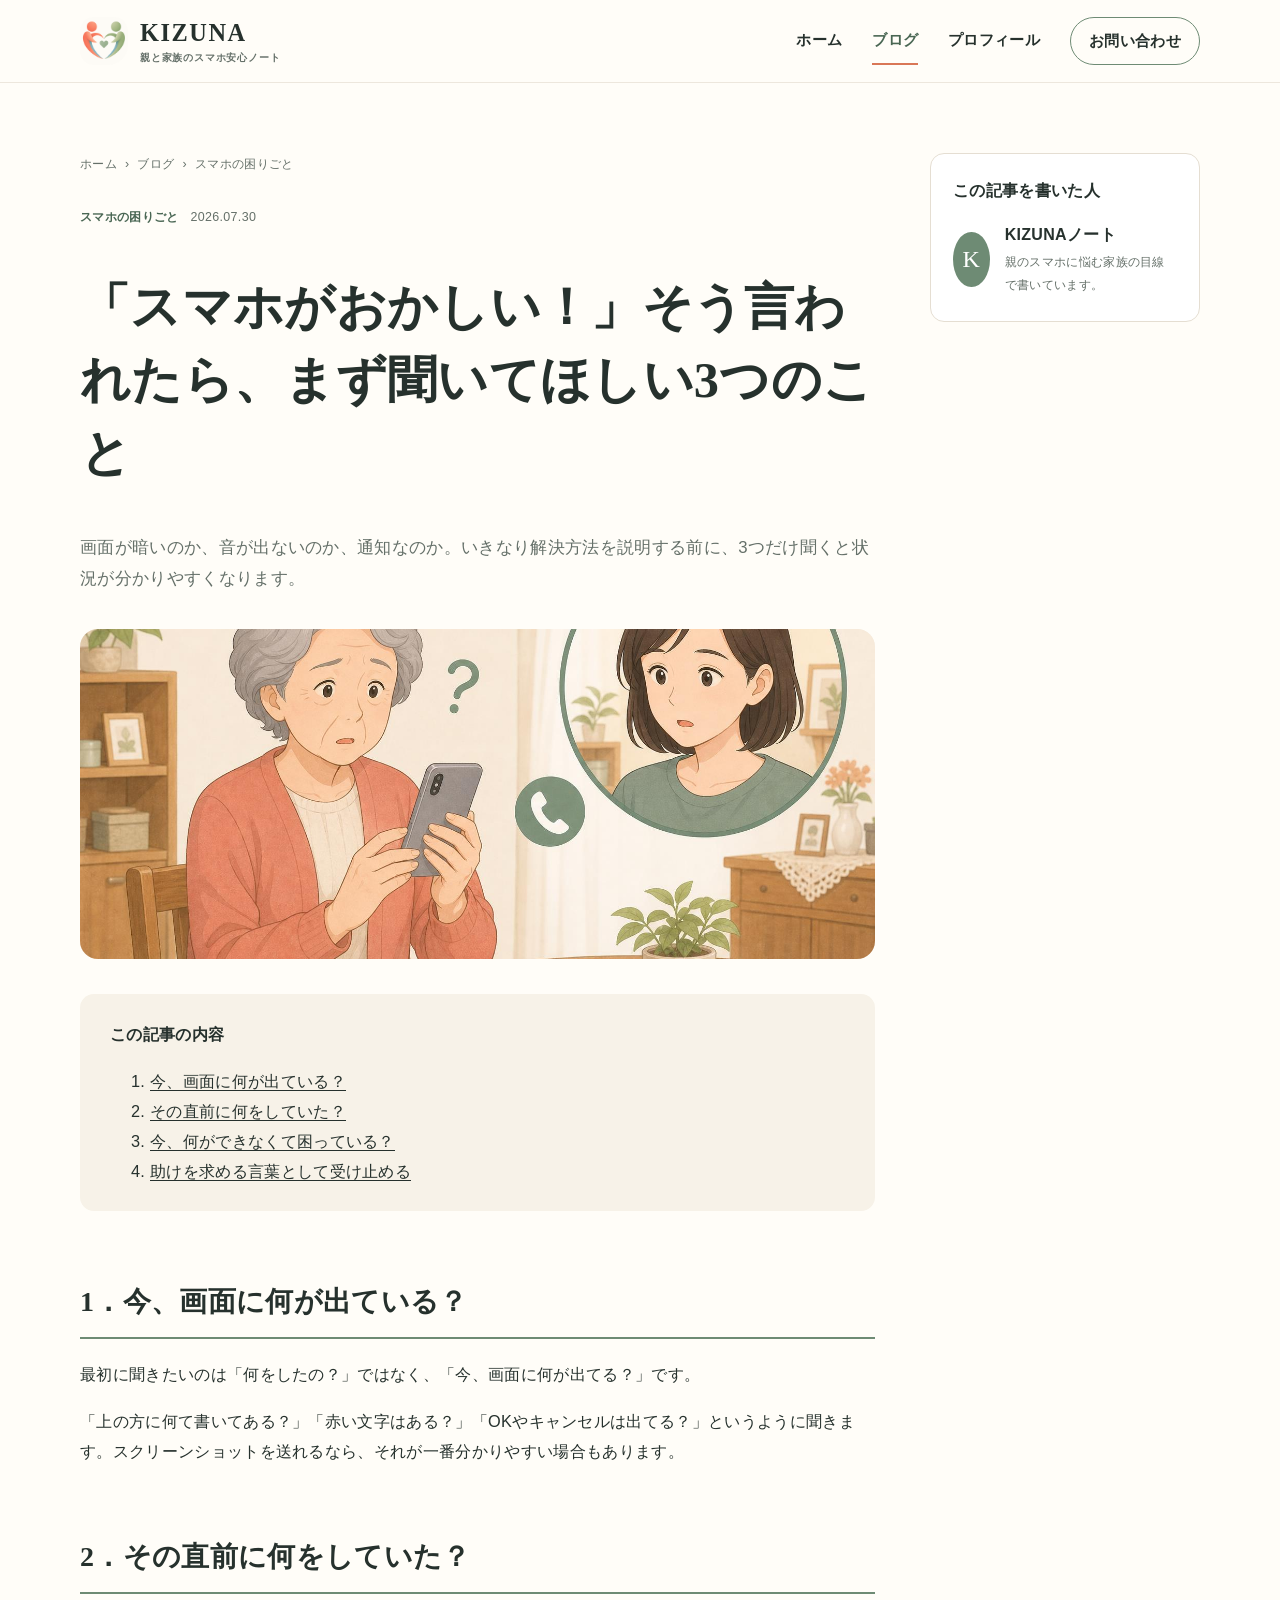
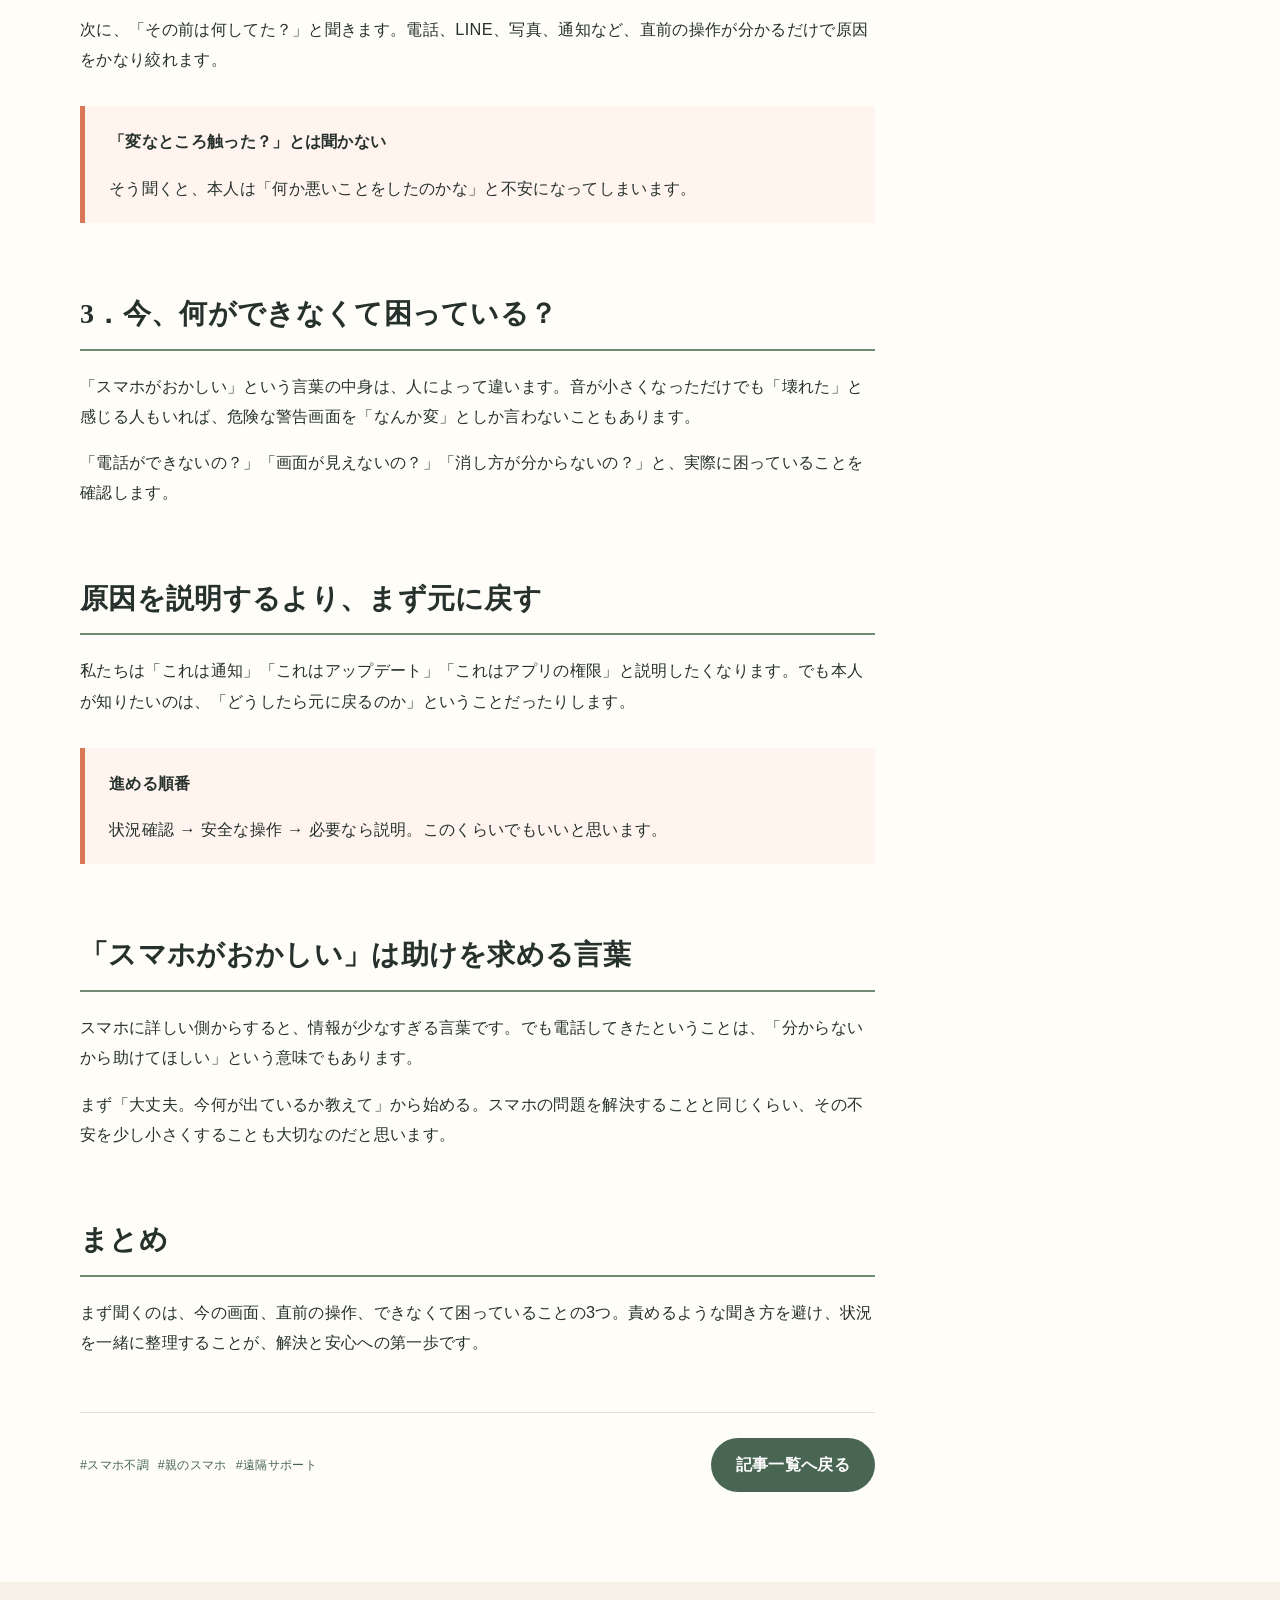
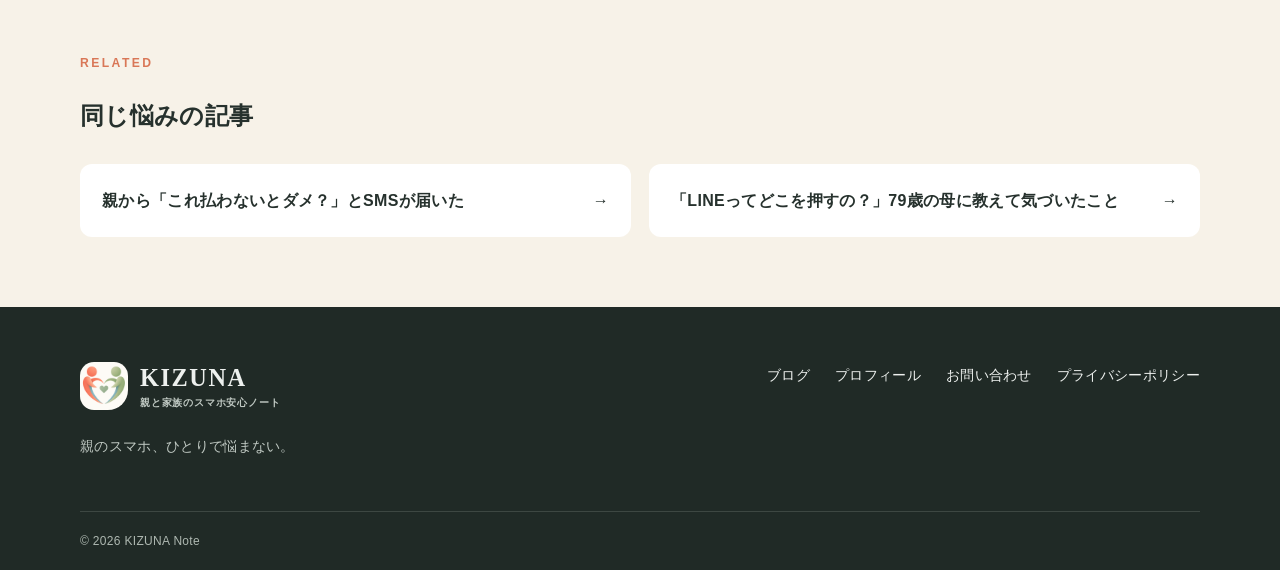
<file: article-smartphone-trouble.html>
<!doctype html>
<html lang="ja"><head>
<!-- Google tag (gtag.js) -->
<script async src="https://www.googletagmanager.com/gtag/js?id=G-VS8XKYZY62"></script>
<script>
  window.dataLayer = window.dataLayer || [];
  function gtag(){dataLayer.push(arguments);}
  gtag('js', new Date());
  gtag('config', 'G-VS8XKYZY62');
</script><meta charset="utf-8"><meta name="viewport" content="width=device-width,initial-scale=1">
<title>「スマホがおかしい！」そう言われたら、まず聞いてほしい3つのこと｜KIZUNAノート</title>
<meta name="description" content="親からスマホがおかしいと言われたとき、状況を把握し、不安を小さくするために最初に聞きたい3つの質問を紹介します。">
<meta property="og:type" content="article"><meta property="og:title" content="「スマホがおかしい！」そう言われたら、まず聞いてほしい3つのこと"><meta property="og:image" content="assets/images/og-kizuna-family.jpg">
<link rel="stylesheet" href="assets/css/style.css?v=20260808-3"><script defer src="assets/js/main.js"></script>
<script type="application/ld+json">{"@context":"https://schema.org","@type":"BlogPosting","headline":"「スマホがおかしい！」そう言われたら、まず聞いてほしい3つのこと","datePublished":"2026-07-30","author":{"@type":"Organization","name":"KIZUNAノート"}}</script></head>
<body><a class="skip-link" href="#main">本文へ移動</a><header class="site-header"><div class="container header-inner"><a class="brand" href="index.html"><span class="brand-mark"><b>K</b><i></i></span><span class="brand-copy"><strong>KIZUNA</strong><small>親と家族のスマホ安心ノート</small></span></a><button class="menu-button" type="button" aria-expanded="false" aria-controls="global-nav"><span></span><span></span><span></span><span class="sr-only">メニュー</span></button><nav id="global-nav" class="global-nav"><a href="index.html">ホーム</a><a aria-current="page" href="blog.html">ブログ</a><a href="profile.html">プロフィール</a><a class="nav-contact" href="contact.html">お問い合わせ</a></nav></div></header>
<main id="main"><div class="container article-layout"><article class="article"><nav class="breadcrumbs" aria-label="パンくず"><a href="index.html">ホーム</a><span>›</span><a href="blog.html">ブログ</a><span>›</span><span>スマホの困りごと</span></nav>
<header class="article-header"><div class="meta"><span class="category">スマホの困りごと</span><time datetime="2026-07-30">2026.07.30</time></div><h1>「スマホがおかしい！」そう言われたら、まず聞いてほしい3つのこと</h1><p class="lead">画面が暗いのか、音が出ないのか、通知なのか。いきなり解決方法を説明する前に、3つだけ聞くと状況が分かりやすくなります。</p><figure class="article-hero"><img src="assets/images/article-smartphone-help-v2.jpg" alt="スマホの画面を見ながら、電話で家族に状況を伝える母のイラスト"></figure></header>
<div class="article-body"><div class="toc"><strong>この記事の内容</strong><ol><li><a href="#screen">今、画面に何が出ている？</a></li><li><a href="#before">その直前に何をしていた？</a></li><li><a href="#problem">今、何ができなくて困っている？</a></li><li><a href="#help">助けを求める言葉として受け止める</a></li></ol></div>
<h2 id="screen">1．今、画面に何が出ている？</h2><p>最初に聞きたいのは「何をしたの？」ではなく、「今、画面に何が出てる？」です。</p><p>「上の方に何て書いてある？」「赤い文字はある？」「OKやキャンセルは出てる？」というように聞きます。スクリーンショットを送れるなら、それが一番分かりやすい場合もあります。</p>
<h2 id="before">2．その直前に何をしていた？</h2><p>次に、「その前は何してた？」と聞きます。電話、LINE、写真、通知など、直前の操作が分かるだけで原因をかなり絞れます。</p><div class="note"><strong>「変なところ触った？」とは聞かない</strong><p>そう聞くと、本人は「何か悪いことをしたのかな」と不安になってしまいます。</p></div>
<h2 id="problem">3．今、何ができなくて困っている？</h2><p>「スマホがおかしい」という言葉の中身は、人によって違います。音が小さくなっただけでも「壊れた」と感じる人もいれば、危険な警告画面を「なんか変」としか言わないこともあります。</p><p>「電話ができないの？」「画面が見えないの？」「消し方が分からないの？」と、実際に困っていることを確認します。</p>
<h2>原因を説明するより、まず元に戻す</h2><p>私たちは「これは通知」「これはアップデート」「これはアプリの権限」と説明したくなります。でも本人が知りたいのは、「どうしたら元に戻るのか」ということだったりします。</p><div class="note"><strong>進める順番</strong><p>状況確認 → 安全な操作 → 必要なら説明。このくらいでもいいと思います。</p></div>
<h2 id="help">「スマホがおかしい」は助けを求める言葉</h2><p>スマホに詳しい側からすると、情報が少なすぎる言葉です。でも電話してきたということは、「分からないから助けてほしい」という意味でもあります。</p><p>まず「大丈夫。今何が出ているか教えて」から始める。スマホの問題を解決することと同じくらい、その不安を少し小さくすることも大切なのだと思います。</p>
<div class="ad-inline"><small>ADVERTISEMENT</small><p>記事内広告スペース</p></div><h2>まとめ</h2><p>まず聞くのは、今の画面、直前の操作、できなくて困っていることの3つ。責めるような聞き方を避け、状況を一緒に整理することが、解決と安心への第一歩です。</p></div>
<footer class="article-footer"><div class="tags"><span>#スマホ不調</span><span>#親のスマホ</span><span>#遠隔サポート</span></div><a class="button" href="blog.html">記事一覧へ戻る</a></footer></article>
<aside class="sidebar article-side"><section class="side-box"><h2>この記事を書いた人</h2><div class="author-mini"><span class="avatar">K</span><div><strong>KIZUNAノート</strong><p>親のスマホに悩む家族の目線で書いています。</p></div></div></section><section class="side-box ad-slot"><small>ADVERTISEMENT</small><p>広告掲載スペース</p></section></aside></div>
<section class="related tint"><div class="container"><p class="eyebrow">RELATED</p><h2>同じ悩みの記事</h2><div class="related-grid"><a href="article.html">親から「これ払わないとダメ？」とSMSが届いた <span>→</span></a><a href="article-line.html">「LINEってどこを押すの？」79歳の母に教えて気づいたこと <span>→</span></a></div></div></section></main>
<footer class="site-footer"><div class="container footer-inner"><div><a class="brand brand-footer" href="index.html"><span class="brand-mark"><b>K</b><i></i></span><span class="brand-copy"><strong>KIZUNA</strong><small>親と家族のスマホ安心ノート</small></span></a><p>親のスマホ、ひとりで悩まない。</p></div><nav><a href="blog.html">ブログ</a><a href="profile.html">プロフィール</a><a href="contact.html">お問い合わせ</a><a href="privacy.html">&#12503;&#12521;&#12452;&#12496;&#12471;&#12540;&#12509;&#12522;&#12471;&#12540;</a></nav></div><div class="container copyright">© <span data-current-year></span> KIZUNA Note</div></footer></body></html>
</file>
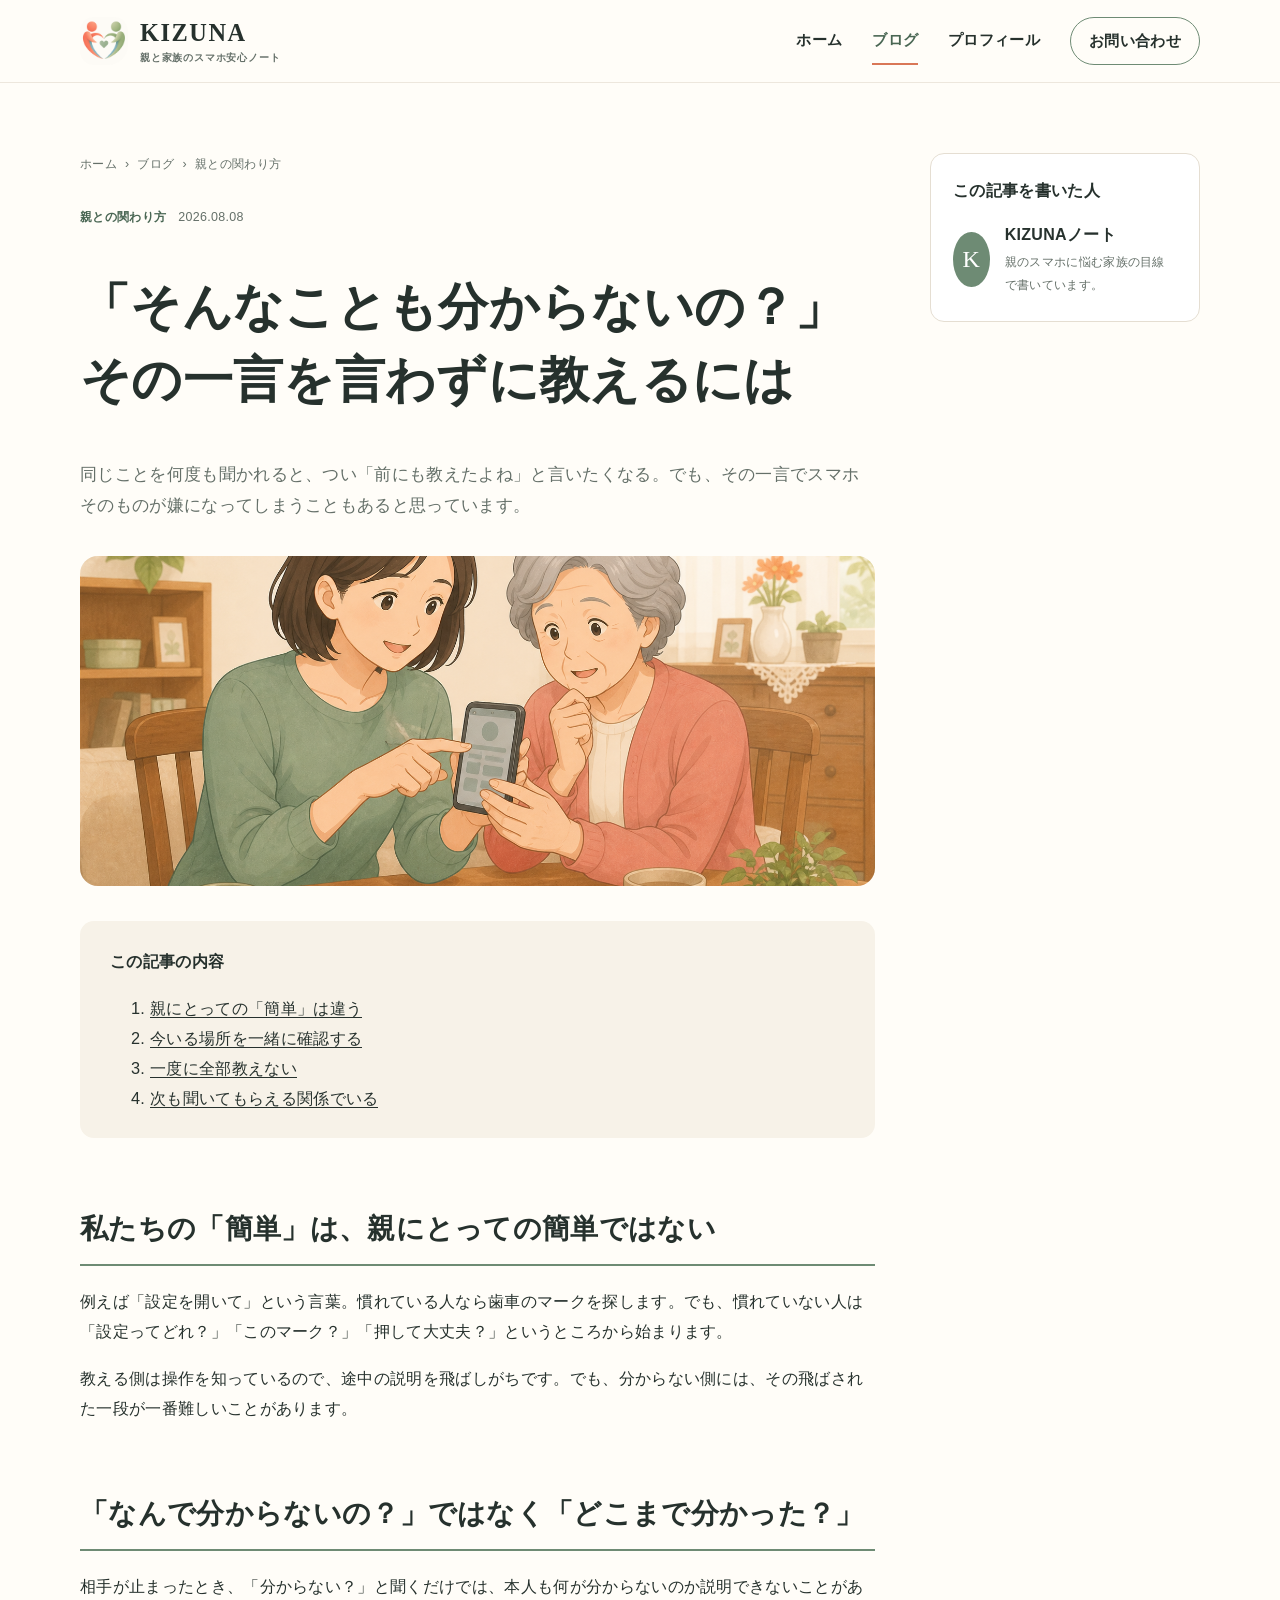
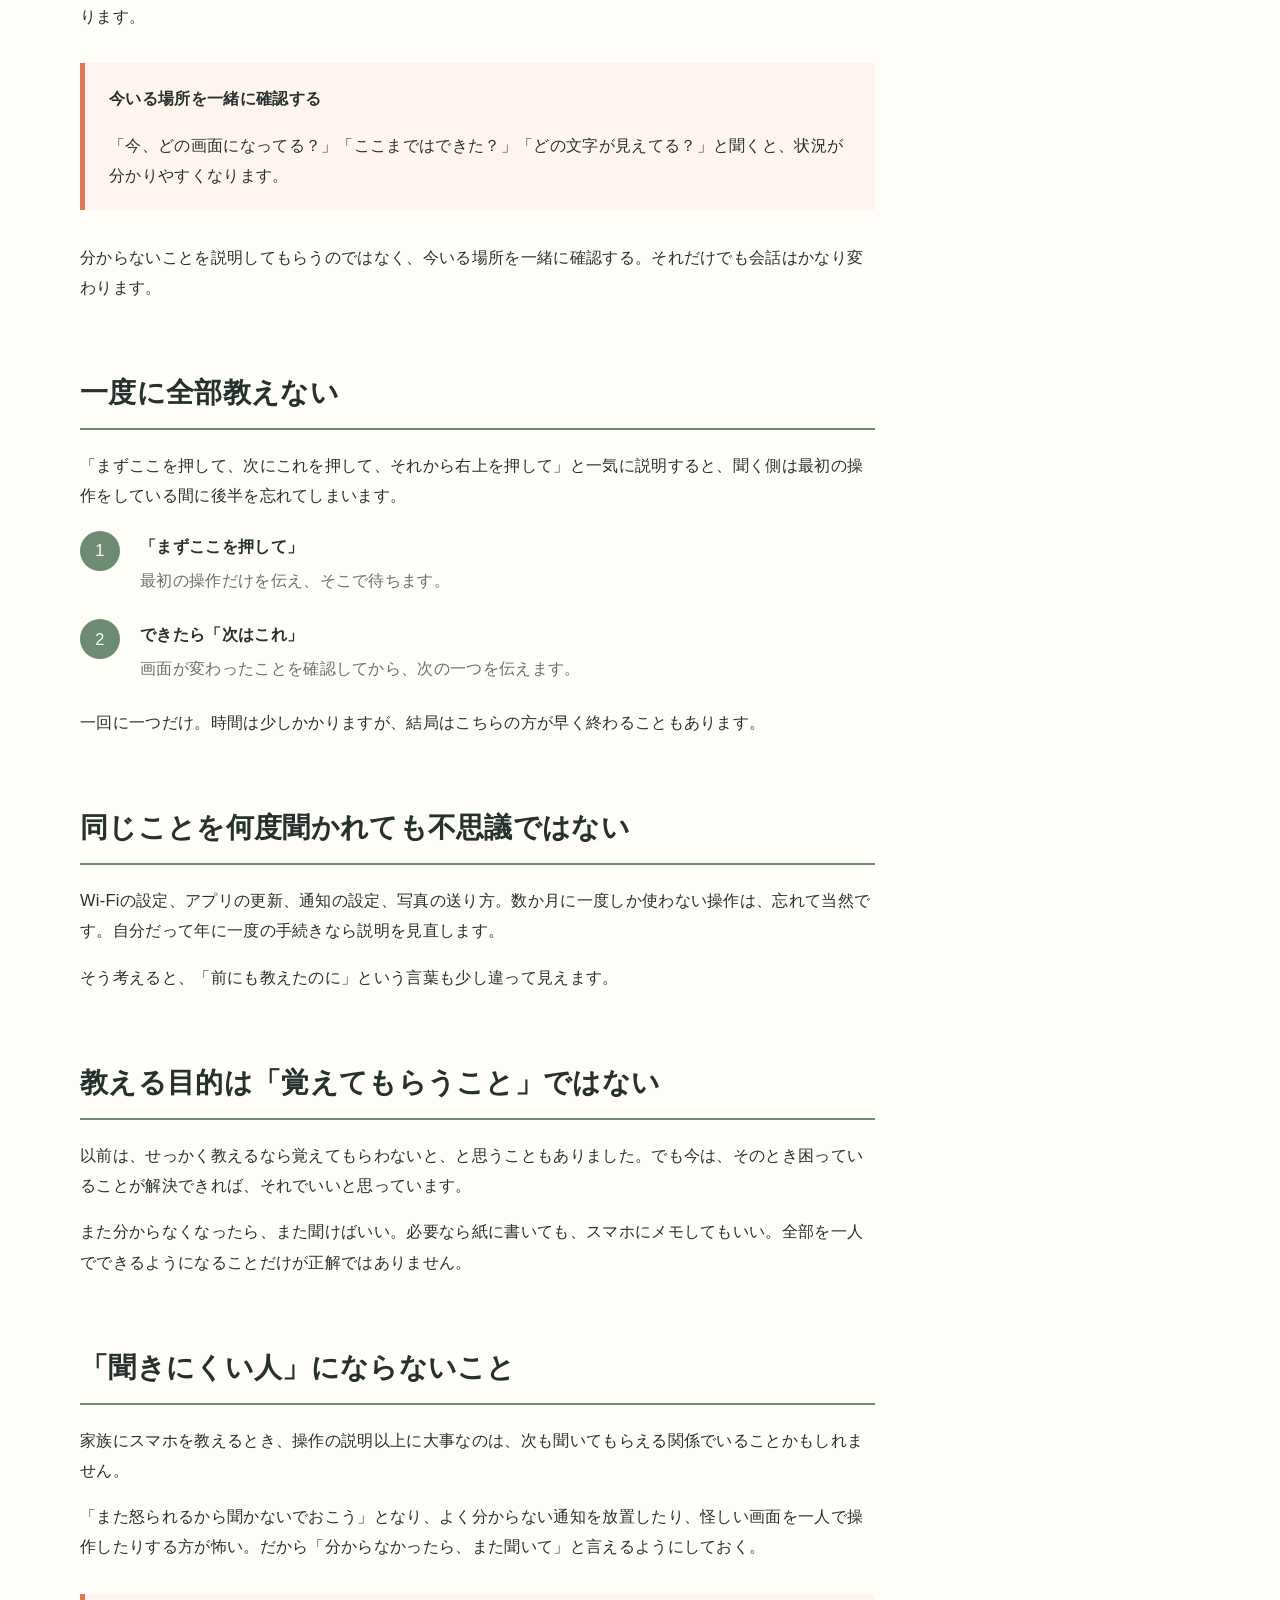
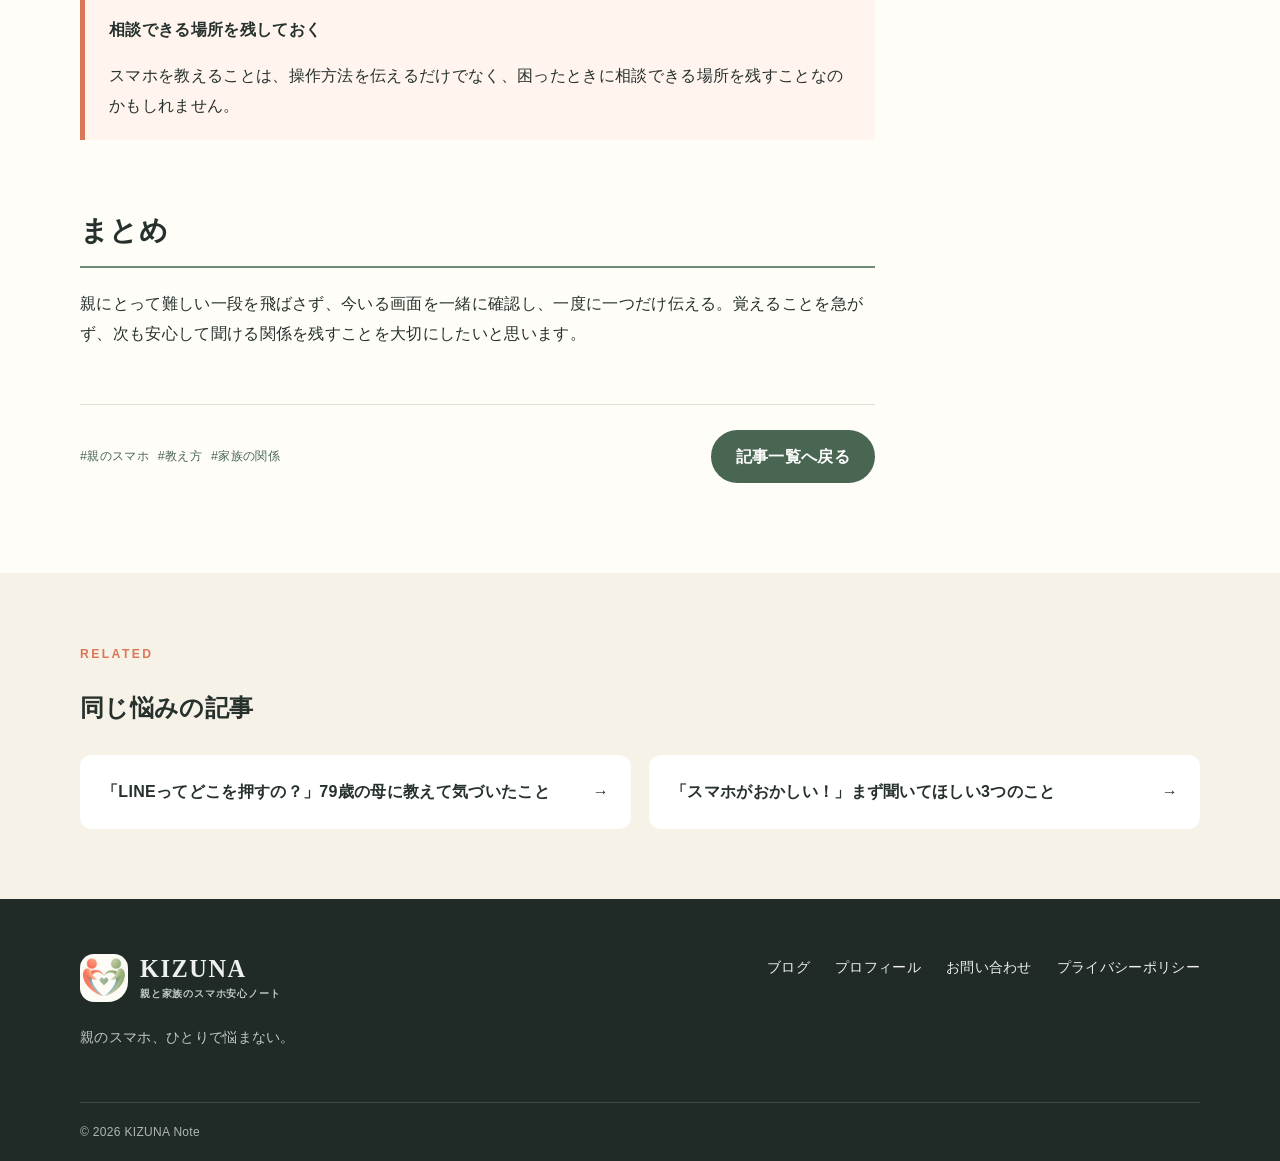
<file: article-teaching-kindly.html>
<!doctype html>
<html lang="ja"><head>
<!-- Google tag (gtag.js) -->
<script async src="https://www.googletagmanager.com/gtag/js?id=G-VS8XKYZY62"></script>
<script>
  window.dataLayer = window.dataLayer || [];
  function gtag(){dataLayer.push(arguments);}
  gtag('js', new Date());
  gtag('config', 'G-VS8XKYZY62');
</script><meta charset="utf-8"><meta name="viewport" content="width=device-width,initial-scale=1">
<title>「そんなことも分からないの？」その一言を言わずに教えるには｜KIZUNAノート</title>
<meta name="description" content="親にスマホを教えるとき、責める言葉を使わず、一度に一つずつ伝えて次も相談できる関係を残すための考え方を紹介します。">
<meta property="og:type" content="article"><meta property="og:title" content="「そんなことも分からないの？」その一言を言わずに教えるには"><meta property="og:image" content="assets/images/og-kizuna-family.jpg">
<link rel="stylesheet" href="assets/css/style.css?v=20260808-3"><script defer src="assets/js/main.js"></script>
<script type="application/ld+json">{"@context":"https://schema.org","@type":"BlogPosting","headline":"「そんなことも分からないの？」その一言を言わずに教えるには","datePublished":"2026-08-08","author":{"@type":"Organization","name":"KIZUNAノート"}}</script></head>
<body><a class="skip-link" href="#main">本文へ移動</a><header class="site-header"><div class="container header-inner"><a class="brand" href="index.html"><span class="brand-mark"><b>K</b><i></i></span><span class="brand-copy"><strong>KIZUNA</strong><small>親と家族のスマホ安心ノート</small></span></a><button class="menu-button" type="button" aria-expanded="false" aria-controls="global-nav"><span></span><span></span><span></span><span class="sr-only">メニュー</span></button><nav id="global-nav" class="global-nav"><a href="index.html">ホーム</a><a aria-current="page" href="blog.html">ブログ</a><a href="profile.html">プロフィール</a><a class="nav-contact" href="contact.html">お問い合わせ</a></nav></div></header>
<main id="main"><div class="container article-layout"><article class="article"><nav class="breadcrumbs" aria-label="パンくず"><a href="index.html">ホーム</a><span>›</span><a href="blog.html">ブログ</a><span>›</span><span>親との関わり方</span></nav>
<header class="article-header"><div class="meta"><span class="category">親との関わり方</span><time datetime="2026-08-08">2026.08.08</time></div><h1>「そんなことも分からないの？」その一言を言わずに教えるには</h1><p class="lead">同じことを何度も聞かれると、つい「前にも教えたよね」と言いたくなる。でも、その一言でスマホそのものが嫌になってしまうこともあると思っています。</p><figure class="article-hero"><img src="assets/images/article-teaching-kindly.png" alt="母を責めずに、隣でスマホの操作を優しく教える家族のイラスト"></figure></header>
<div class="article-body"><div class="toc"><strong>この記事の内容</strong><ol><li><a href="#different">親にとっての「簡単」は違う</a></li><li><a href="#where">今いる場所を一緒に確認する</a></li><li><a href="#one">一度に全部教えない</a></li><li><a href="#relationship">次も聞いてもらえる関係でいる</a></li></ol></div>
<h2 id="different">私たちの「簡単」は、親にとっての簡単ではない</h2><p>例えば「設定を開いて」という言葉。慣れている人なら歯車のマークを探します。でも、慣れていない人は「設定ってどれ？」「このマーク？」「押して大丈夫？」というところから始まります。</p><p>教える側は操作を知っているので、途中の説明を飛ばしがちです。でも、分からない側には、その飛ばされた一段が一番難しいことがあります。</p>
<h2 id="where">「なんで分からないの？」ではなく「どこまで分かった？」</h2><p>相手が止まったとき、「分からない？」と聞くだけでは、本人も何が分からないのか説明できないことがあります。</p><div class="note"><strong>今いる場所を一緒に確認する</strong><p>「今、どの画面になってる？」「ここまではできた？」「どの文字が見えてる？」と聞くと、状況が分かりやすくなります。</p></div><p>分からないことを説明してもらうのではなく、今いる場所を一緒に確認する。それだけでも会話はかなり変わります。</p>
<h2 id="one">一度に全部教えない</h2><p>「まずここを押して、次にこれを押して、それから右上を押して」と一気に説明すると、聞く側は最初の操作をしている間に後半を忘れてしまいます。</p><ol class="steps"><li><span>1</span><div><strong>「まずここを押して」</strong><p>最初の操作だけを伝え、そこで待ちます。</p></div></li><li><span>2</span><div><strong>できたら「次はこれ」</strong><p>画面が変わったことを確認してから、次の一つを伝えます。</p></div></li></ol><p>一回に一つだけ。時間は少しかかりますが、結局はこちらの方が早く終わることもあります。</p>
<h2>同じことを何度聞かれても不思議ではない</h2><p>Wi-Fiの設定、アプリの更新、通知の設定、写真の送り方。数か月に一度しか使わない操作は、忘れて当然です。自分だって年に一度の手続きなら説明を見直します。</p><p>そう考えると、「前にも教えたのに」という言葉も少し違って見えます。</p>
<h2>教える目的は「覚えてもらうこと」ではない</h2><p>以前は、せっかく教えるなら覚えてもらわないと、と思うこともありました。でも今は、そのとき困っていることが解決できれば、それでいいと思っています。</p><p>また分からなくなったら、また聞けばいい。必要なら紙に書いても、スマホにメモしてもいい。全部を一人でできるようになることだけが正解ではありません。</p>
<h2 id="relationship">「聞きにくい人」にならないこと</h2><p>家族にスマホを教えるとき、操作の説明以上に大事なのは、次も聞いてもらえる関係でいることかもしれません。</p><p>「また怒られるから聞かないでおこう」となり、よく分からない通知を放置したり、怪しい画面を一人で操作したりする方が怖い。だから「分からなかったら、また聞いて」と言えるようにしておく。</p><div class="note"><strong>相談できる場所を残しておく</strong><p>スマホを教えることは、操作方法を伝えるだけでなく、困ったときに相談できる場所を残すことなのかもしれません。</p></div>
<div class="ad-inline"><small>ADVERTISEMENT</small><p>記事内広告スペース</p></div><h2>まとめ</h2><p>親にとって難しい一段を飛ばさず、今いる画面を一緒に確認し、一度に一つだけ伝える。覚えることを急がず、次も安心して聞ける関係を残すことを大切にしたいと思います。</p></div>
<footer class="article-footer"><div class="tags"><span>#親のスマホ</span><span>#教え方</span><span>#家族の関係</span></div><a class="button" href="blog.html">記事一覧へ戻る</a></footer></article>
<aside class="sidebar article-side"><section class="side-box"><h2>この記事を書いた人</h2><div class="author-mini"><span class="avatar">K</span><div><strong>KIZUNAノート</strong><p>親のスマホに悩む家族の目線で書いています。</p></div></div></section><section class="side-box ad-slot"><small>ADVERTISEMENT</small><p>広告掲載スペース</p></section></aside></div>
<section class="related tint"><div class="container"><p class="eyebrow">RELATED</p><h2>同じ悩みの記事</h2><div class="related-grid"><a href="article-line.html">「LINEってどこを押すの？」79歳の母に教えて気づいたこと <span>→</span></a><a href="article-smartphone-trouble.html">「スマホがおかしい！」まず聞いてほしい3つのこと <span>→</span></a></div></div></section></main>
<footer class="site-footer"><div class="container footer-inner"><div><a class="brand brand-footer" href="index.html"><span class="brand-mark"><b>K</b><i></i></span><span class="brand-copy"><strong>KIZUNA</strong><small>親と家族のスマホ安心ノート</small></span></a><p>親のスマホ、ひとりで悩まない。</p></div><nav><a href="blog.html">ブログ</a><a href="profile.html">プロフィール</a><a href="contact.html">お問い合わせ</a><a href="privacy.html">&#12503;&#12521;&#12452;&#12496;&#12471;&#12540;&#12509;&#12522;&#12471;&#12540;</a></nav></div><div class="container copyright">© <span data-current-year></span> KIZUNA Note</div></footer></body></html>
</file>
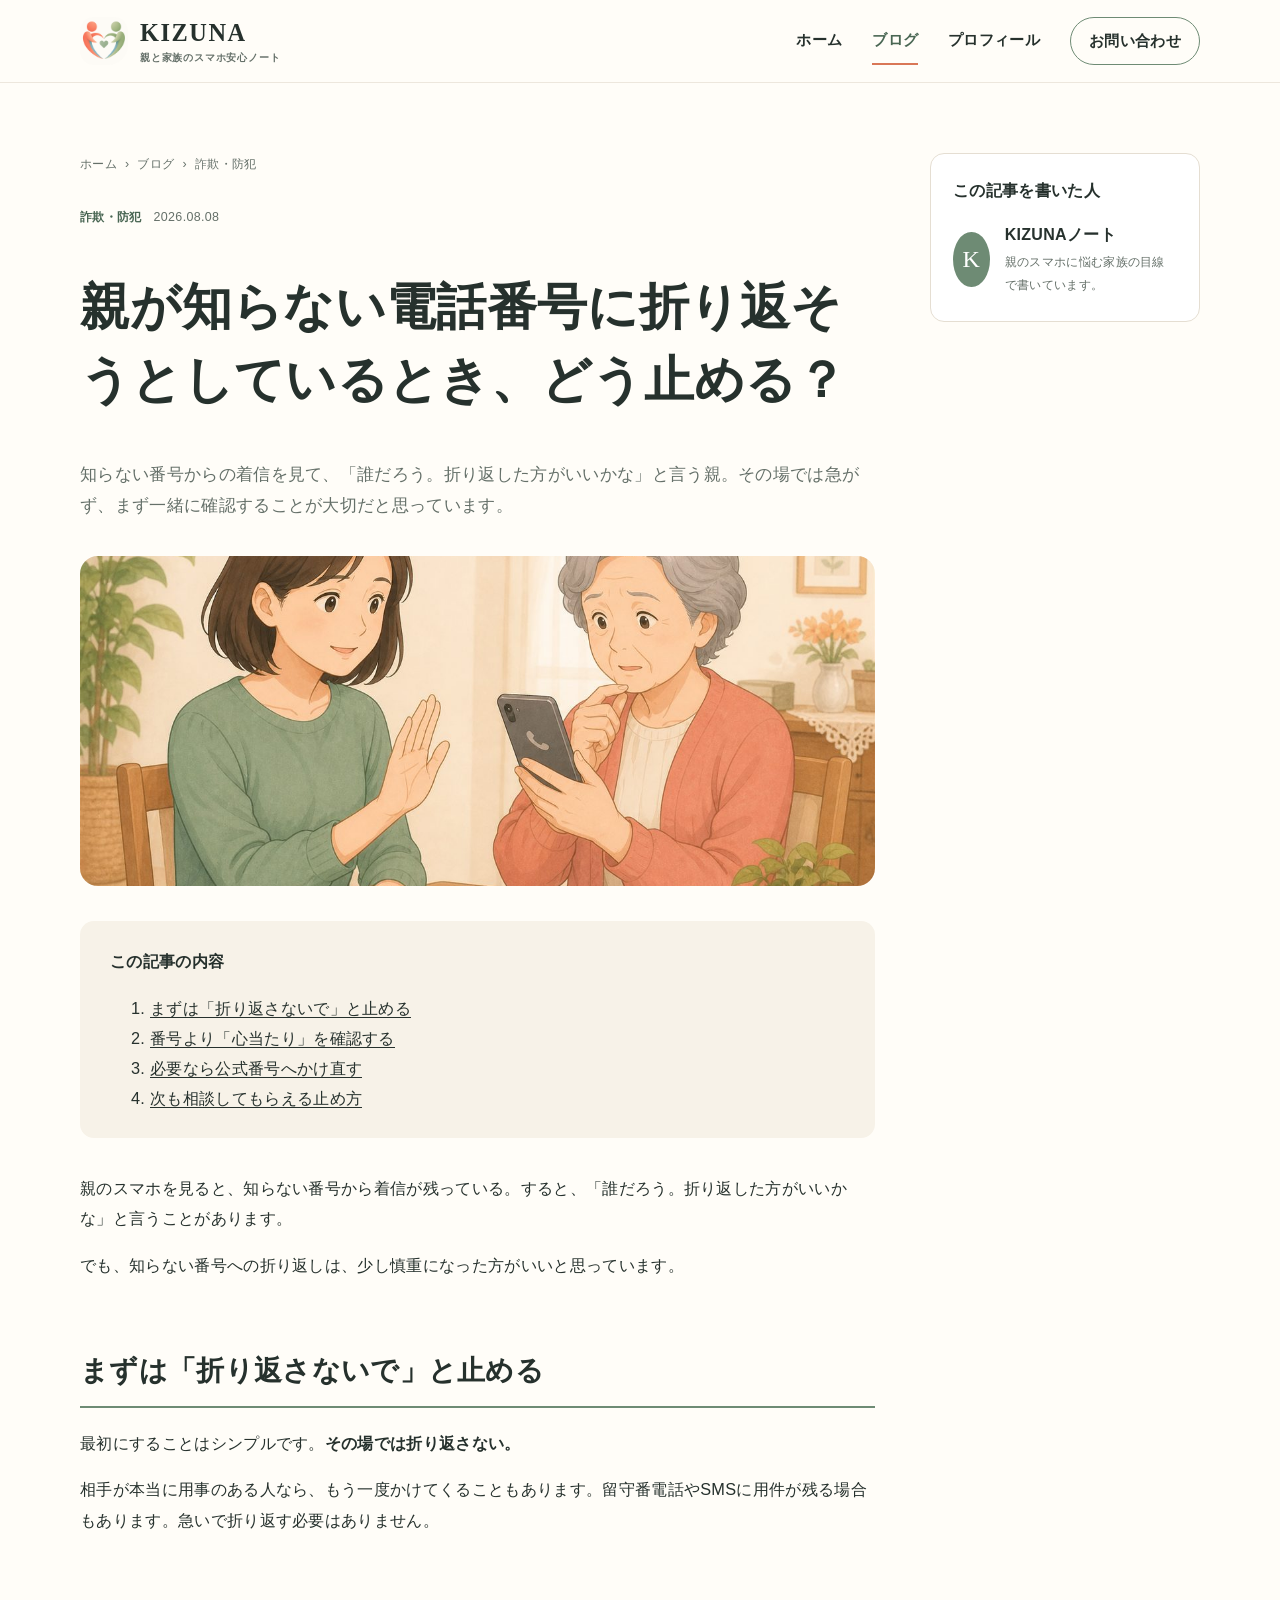
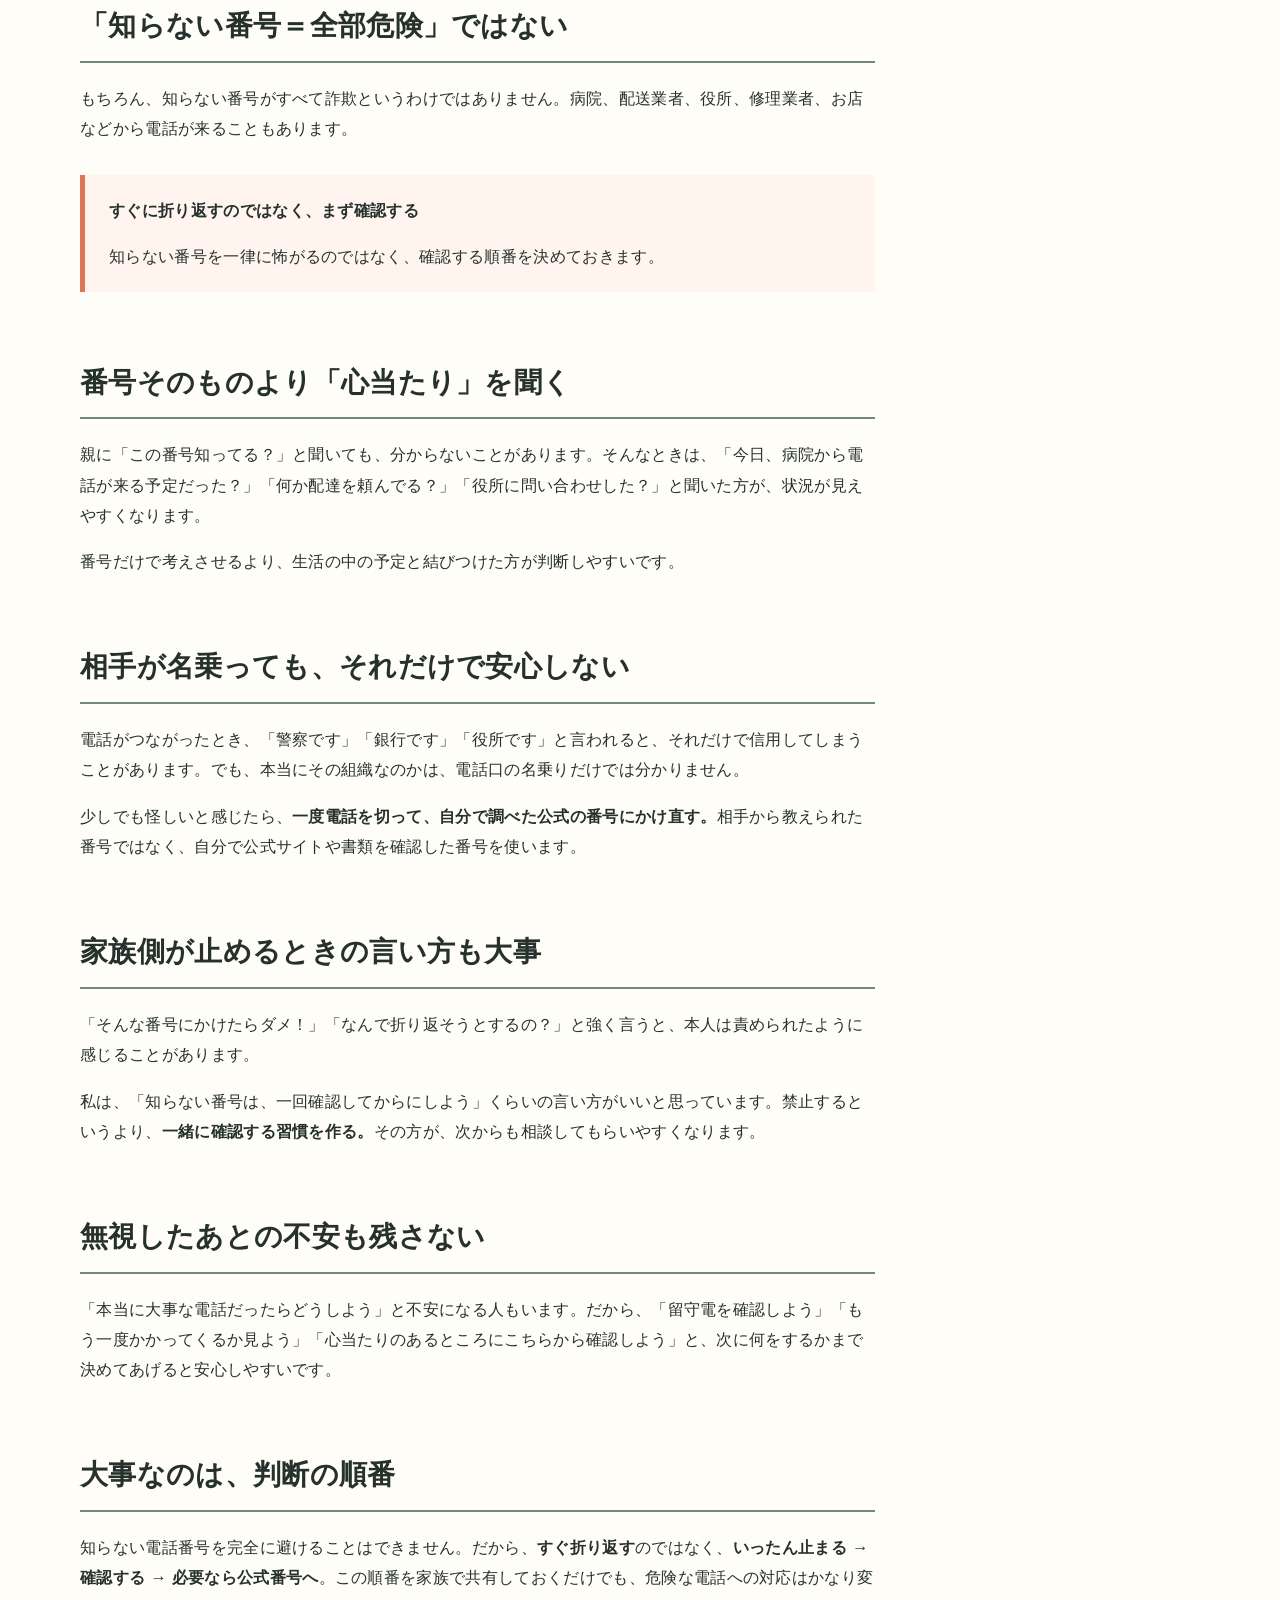
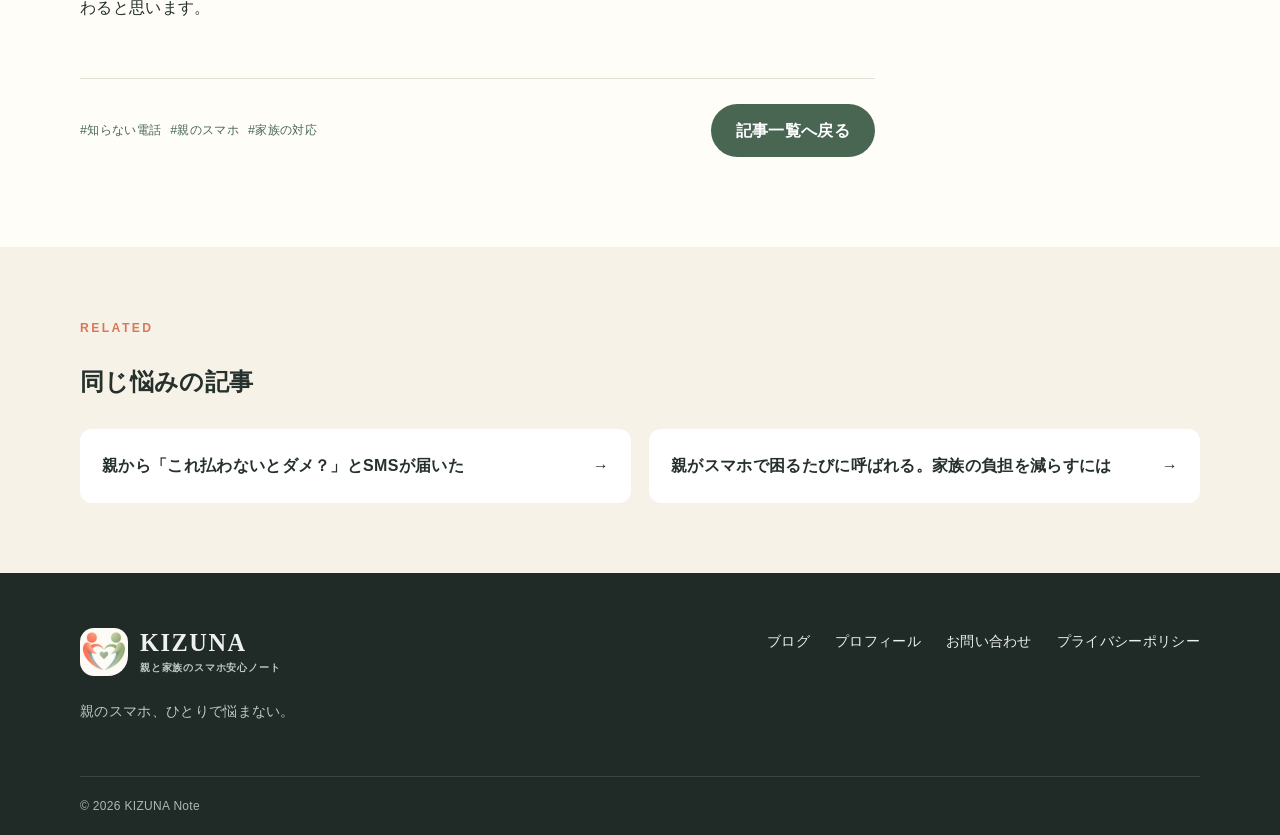
<file: article-unknown-call.html>
<!doctype html>
<html lang="ja"><head>
<!-- Google tag (gtag.js) -->
<script async src="https://www.googletagmanager.com/gtag/js?id=G-VS8XKYZY62"></script>
<script>
  window.dataLayer = window.dataLayer || [];
  function gtag(){dataLayer.push(arguments);}
  gtag('js', new Date());
  gtag('config', 'G-VS8XKYZY62');
</script><meta charset="utf-8"><meta name="viewport" content="width=device-width,initial-scale=1">
<title>親が知らない電話番号に折り返そうとしているとき、どう止める？｜KIZUNAノート</title>
<meta name="description" content="高齢の親が知らない電話番号へ折り返そうとしたとき、責めずに止め、心当たりや公式番号を確認する順番を紹介します。">
<meta property="og:type" content="article"><meta property="og:title" content="親が知らない電話番号に折り返そうとしているとき、どう止める？"><meta property="og:image" content="assets/images/article-unknown-call.jpg">
<link rel="stylesheet" href="assets/css/style.css?v=20260808-4"><script defer src="assets/js/main.js"></script>
<script type="application/ld+json">{"@context":"https://schema.org","@type":"BlogPosting","headline":"親が知らない電話番号に折り返そうとしているとき、どう止める？","datePublished":"2026-08-08","author":{"@type":"Organization","name":"KIZUNAノート"}}</script></head>
<body><a class="skip-link" href="#main">本文へ移動</a><header class="site-header"><div class="container header-inner"><a class="brand" href="index.html"><span class="brand-mark"><b>K</b><i></i></span><span class="brand-copy"><strong>KIZUNA</strong><small>親と家族のスマホ安心ノート</small></span></a><button class="menu-button" type="button" aria-expanded="false" aria-controls="global-nav"><span></span><span></span><span></span><span class="sr-only">メニュー</span></button><nav id="global-nav" class="global-nav"><a href="index.html">ホーム</a><a aria-current="page" href="blog.html">ブログ</a><a href="profile.html">プロフィール</a><a class="nav-contact" href="contact.html">お問い合わせ</a></nav></div></header>
<main id="main"><div class="container article-layout"><article class="article"><nav class="breadcrumbs" aria-label="パンくず"><a href="index.html">ホーム</a><span>›</span><a href="blog.html">ブログ</a><span>›</span><span>詐欺・防犯</span></nav>
<header class="article-header"><div class="meta"><span class="category">詐欺・防犯</span><time datetime="2026-08-08">2026.08.08</time></div><h1>親が知らない電話番号に折り返そうとしているとき、どう止める？</h1><p class="lead">知らない番号からの着信を見て、「誰だろう。折り返した方がいいかな」と言う親。その場では急がず、まず一緒に確認することが大切だと思っています。</p><figure class="article-hero"><img src="assets/images/article-unknown-call.jpg" alt="知らない番号へ折り返す前に、母と娘がスマートフォンを一緒に確認するイラスト"></figure></header>
<div class="article-body"><div class="toc"><strong>この記事の内容</strong><ol><li><a href="#pause">まずは「折り返さないで」と止める</a></li><li><a href="#check">番号より「心当たり」を確認する</a></li><li><a href="#official">必要なら公式番号へかけ直す</a></li><li><a href="#words">次も相談してもらえる止め方</a></li></ol></div>
<p>親のスマホを見ると、知らない番号から着信が残っている。すると、「誰だろう。折り返した方がいいかな」と言うことがあります。</p><p>でも、知らない番号への折り返しは、少し慎重になった方がいいと思っています。</p>
<h2 id="pause">まずは「折り返さないで」と止める</h2><p>最初にすることはシンプルです。<strong>その場では折り返さない。</strong></p><p>相手が本当に用事のある人なら、もう一度かけてくることもあります。留守番電話やSMSに用件が残る場合もあります。急いで折り返す必要はありません。</p>
<h2>「知らない番号＝全部危険」ではない</h2><p>もちろん、知らない番号がすべて詐欺というわけではありません。病院、配送業者、役所、修理業者、お店などから電話が来ることもあります。</p><div class="note"><strong>すぐに折り返すのではなく、まず確認する</strong><p>知らない番号を一律に怖がるのではなく、確認する順番を決めておきます。</p></div>
<h2 id="check">番号そのものより「心当たり」を聞く</h2><p>親に「この番号知ってる？」と聞いても、分からないことがあります。そんなときは、「今日、病院から電話が来る予定だった？」「何か配達を頼んでる？」「役所に問い合わせした？」と聞いた方が、状況が見えやすくなります。</p><p>番号だけで考えさせるより、生活の中の予定と結びつけた方が判断しやすいです。</p>
<h2 id="official">相手が名乗っても、それだけで安心しない</h2><p>電話がつながったとき、「警察です」「銀行です」「役所です」と言われると、それだけで信用してしまうことがあります。でも、本当にその組織なのかは、電話口の名乗りだけでは分かりません。</p><p>少しでも怪しいと感じたら、<strong>一度電話を切って、自分で調べた公式の番号にかけ直す。</strong>相手から教えられた番号ではなく、自分で公式サイトや書類を確認した番号を使います。</p>
<h2 id="words">家族側が止めるときの言い方も大事</h2><p>「そんな番号にかけたらダメ！」「なんで折り返そうとするの？」と強く言うと、本人は責められたように感じることがあります。</p><p>私は、「知らない番号は、一回確認してからにしよう」くらいの言い方がいいと思っています。禁止するというより、<strong>一緒に確認する習慣を作る。</strong>その方が、次からも相談してもらいやすくなります。</p>
<h2>無視したあとの不安も残さない</h2><p>「本当に大事な電話だったらどうしよう」と不安になる人もいます。だから、「留守電を確認しよう」「もう一度かかってくるか見よう」「心当たりのあるところにこちらから確認しよう」と、次に何をするかまで決めてあげると安心しやすいです。</p>
<h2>大事なのは、判断の順番</h2><p>知らない電話番号を完全に避けることはできません。だから、<strong>すぐ折り返す</strong>のではなく、<strong>いったん止まる → 確認する → 必要なら公式番号へ</strong>。この順番を家族で共有しておくだけでも、危険な電話への対応はかなり変わると思います。</p></div>
<footer class="article-footer"><div class="tags"><span>#知らない電話</span><span>#親のスマホ</span><span>#家族の対応</span></div><a class="button" href="blog.html">記事一覧へ戻る</a></footer></article>
<aside class="sidebar article-side"><section class="side-box"><h2>この記事を書いた人</h2><div class="author-mini"><span class="avatar">K</span><div><strong>KIZUNAノート</strong><p>親のスマホに悩む家族の目線で書いています。</p></div></div></section></aside></div>
<section class="related tint"><div class="container"><p class="eyebrow">RELATED</p><h2>同じ悩みの記事</h2><div class="related-grid"><a href="article.html">親から「これ払わないとダメ？」とSMSが届いた <span>→</span></a><a href="article-family-burden.html">親がスマホで困るたびに呼ばれる。家族の負担を減らすには <span>→</span></a></div></div></section></main>
<footer class="site-footer"><div class="container footer-inner"><div><a class="brand brand-footer" href="index.html"><span class="brand-mark"><b>K</b><i></i></span><span class="brand-copy"><strong>KIZUNA</strong><small>親と家族のスマホ安心ノート</small></span></a><p>親のスマホ、ひとりで悩まない。</p></div><nav><a href="blog.html">ブログ</a><a href="profile.html">プロフィール</a><a href="contact.html">お問い合わせ</a><a href="privacy.html">&#12503;&#12521;&#12452;&#12496;&#12471;&#12540;&#12509;&#12522;&#12471;&#12540;</a></nav></div><div class="container copyright">© <span data-current-year></span> KIZUNA Note</div></footer></body></html>
</file>
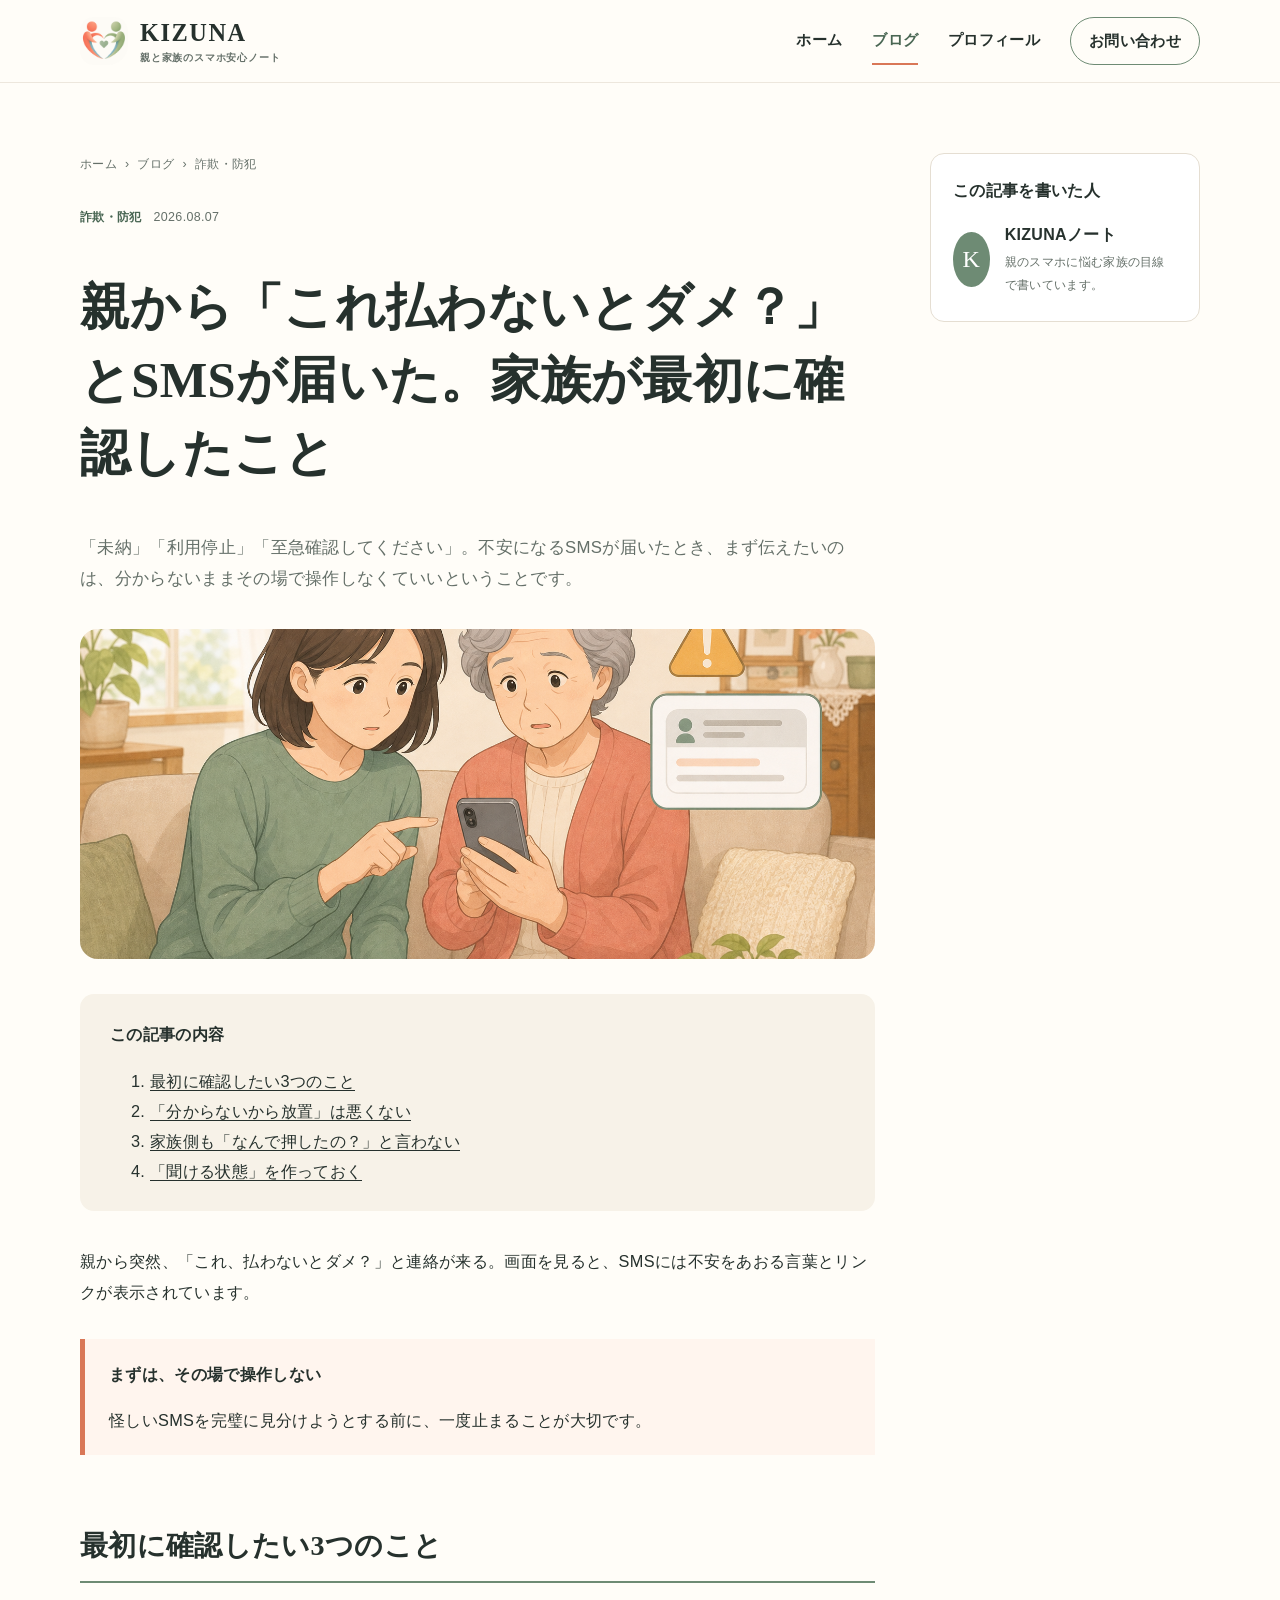
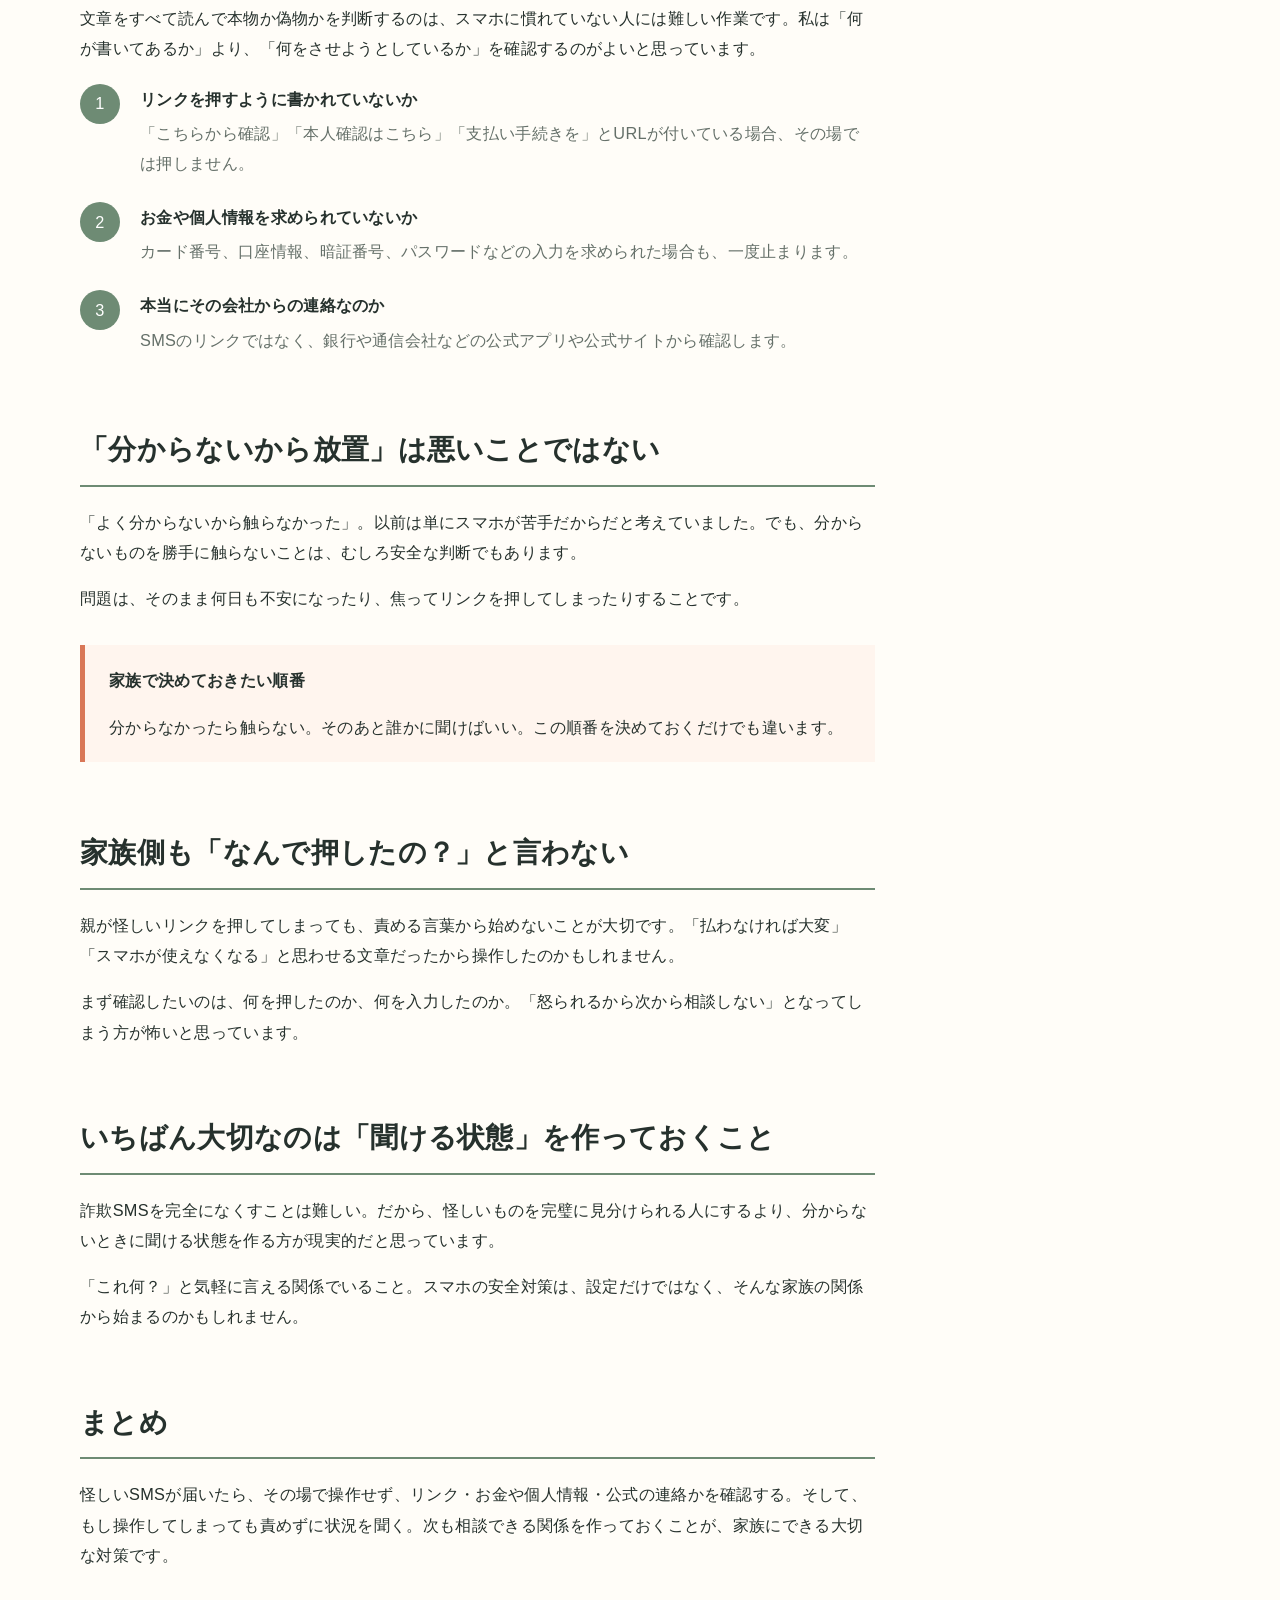
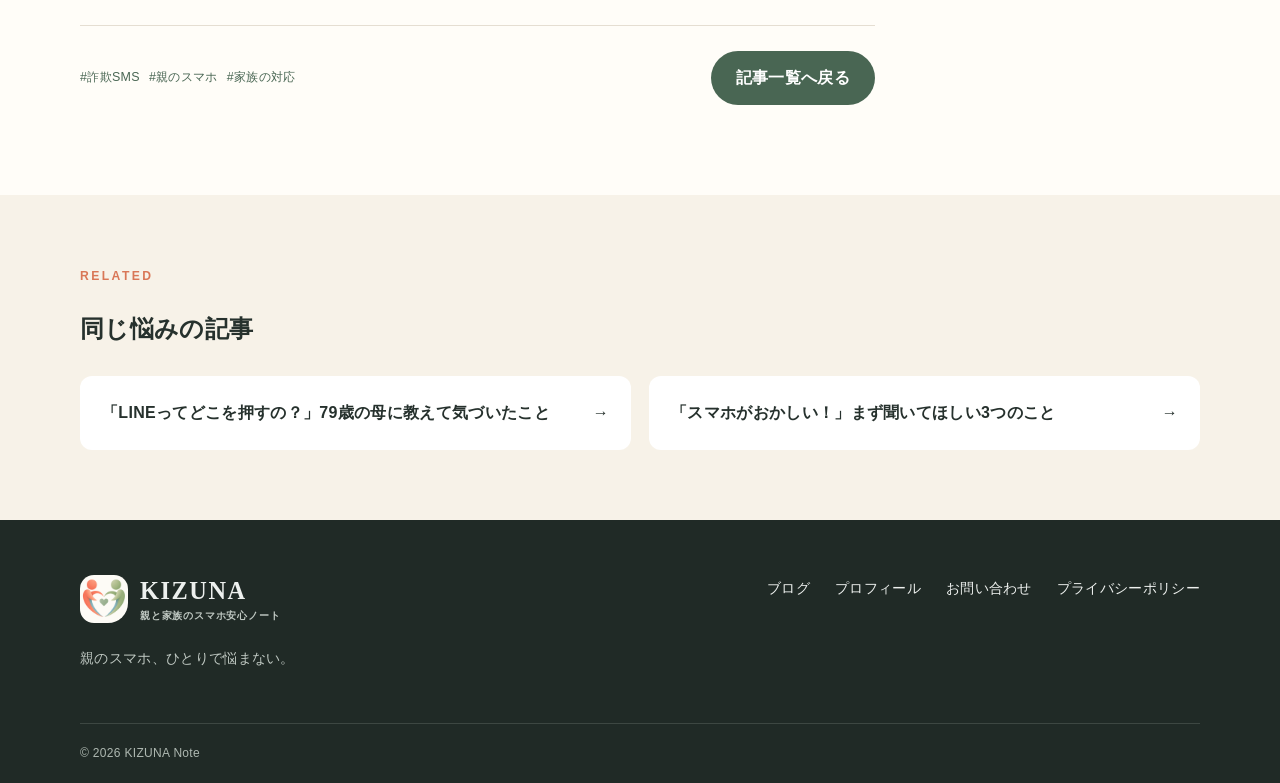
<file: article.html>
<!doctype html>
<html lang="ja"><head>
<!-- Google tag (gtag.js) -->
<script async src="https://www.googletagmanager.com/gtag/js?id=G-VS8XKYZY62"></script>
<script>
  window.dataLayer = window.dataLayer || [];
  function gtag(){dataLayer.push(arguments);}
  gtag('js', new Date());
  gtag('config', 'G-VS8XKYZY62');
</script><meta charset="utf-8"><meta name="viewport" content="width=device-width,initial-scale=1">
<title>親から「これ払わないとダメ？」とSMSが届いた｜KIZUNAノート</title>
<meta name="description" content="親に怪しいSMSが届いたとき、家族が最初に確認したい3つのことと、相談しやすい関係づくりを紹介します。">
<meta property="og:type" content="article"><meta property="og:title" content="親から「これ払わないとダメ？」とSMSが届いた。家族が最初に確認したこと"><meta property="og:image" content="assets/images/og-kizuna-family.jpg">
<link rel="stylesheet" href="assets/css/style.css?v=20260808-3"><script defer src="assets/js/main.js"></script>
<script type="application/ld+json">{"@context":"https://schema.org","@type":"BlogPosting","headline":"親から「これ払わないとダメ？」とSMSが届いた。家族が最初に確認したこと","datePublished":"2026-08-07","author":{"@type":"Organization","name":"KIZUNAノート"}}</script></head>
<body><a class="skip-link" href="#main">本文へ移動</a><header class="site-header"><div class="container header-inner"><a class="brand" href="index.html"><span class="brand-mark"><b>K</b><i></i></span><span class="brand-copy"><strong>KIZUNA</strong><small>親と家族のスマホ安心ノート</small></span></a><button class="menu-button" type="button" aria-expanded="false" aria-controls="global-nav"><span></span><span></span><span></span><span class="sr-only">メニュー</span></button><nav id="global-nav" class="global-nav"><a href="index.html">ホーム</a><a aria-current="page" href="blog.html">ブログ</a><a href="profile.html">プロフィール</a><a class="nav-contact" href="contact.html">お問い合わせ</a></nav></div></header>
<main id="main"><div class="container article-layout"><article class="article">
<nav class="breadcrumbs" aria-label="パンくず"><a href="index.html">ホーム</a><span>›</span><a href="blog.html">ブログ</a><span>›</span><span>詐欺・防犯</span></nav>
<header class="article-header"><div class="meta"><span class="category">詐欺・防犯</span><time datetime="2026-08-07">2026.08.07</time></div><h1>親から「これ払わないとダメ？」とSMSが届いた。家族が最初に確認したこと</h1><p class="lead">「未納」「利用停止」「至急確認してください」。不安になるSMSが届いたとき、まず伝えたいのは、分からないままその場で操作しなくていいということです。</p><figure class="article-hero"><img src="assets/images/article-sms-family.png" alt="怪しいSMSが届いた母のスマホを、隣で落ち着いて確認する家族のイラスト"></figure></header>
<div class="article-body"><div class="toc"><strong>この記事の内容</strong><ol><li><a href="#check">最初に確認したい3つのこと</a></li><li><a href="#leave">「分からないから放置」は悪くない</a></li><li><a href="#dont-blame">家族側も「なんで押したの？」と言わない</a></li><li><a href="#relationship">「聞ける状態」を作っておく</a></li></ol></div>
<p>親から突然、「これ、払わないとダメ？」と連絡が来る。画面を見ると、SMSには不安をあおる言葉とリンクが表示されています。</p>
<div class="note"><strong>まずは、その場で操作しない</strong><p>怪しいSMSを完璧に見分けようとする前に、一度止まることが大切です。</p></div>
<h2 id="check">最初に確認したい3つのこと</h2><p>文章をすべて読んで本物か偽物かを判断するのは、スマホに慣れていない人には難しい作業です。私は「何が書いてあるか」より、「何をさせようとしているか」を確認するのがよいと思っています。</p>
<ol class="steps"><li><span>1</span><div><strong>リンクを押すように書かれていないか</strong><p>「こちらから確認」「本人確認はこちら」「支払い手続きを」とURLが付いている場合、その場では押しません。</p></div></li><li><span>2</span><div><strong>お金や個人情報を求められていないか</strong><p>カード番号、口座情報、暗証番号、パスワードなどの入力を求められた場合も、一度止まります。</p></div></li><li><span>3</span><div><strong>本当にその会社からの連絡なのか</strong><p>SMSのリンクではなく、銀行や通信会社などの公式アプリや公式サイトから確認します。</p></div></li></ol>
<h2 id="leave">「分からないから放置」は悪いことではない</h2><p>「よく分からないから触らなかった」。以前は単にスマホが苦手だからだと考えていました。でも、分からないものを勝手に触らないことは、むしろ安全な判断でもあります。</p><p>問題は、そのまま何日も不安になったり、焦ってリンクを押してしまったりすることです。</p><div class="note"><strong>家族で決めておきたい順番</strong><p>分からなかったら触らない。そのあと誰かに聞けばいい。この順番を決めておくだけでも違います。</p></div>
<h2 id="dont-blame">家族側も「なんで押したの？」と言わない</h2><p>親が怪しいリンクを押してしまっても、責める言葉から始めないことが大切です。「払わなければ大変」「スマホが使えなくなる」と思わせる文章だったから操作したのかもしれません。</p><p>まず確認したいのは、何を押したのか、何を入力したのか。「怒られるから次から相談しない」となってしまう方が怖いと思っています。</p>
<h2 id="relationship">いちばん大切なのは「聞ける状態」を作っておくこと</h2><p>詐欺SMSを完全になくすことは難しい。だから、怪しいものを完璧に見分けられる人にするより、分からないときに聞ける状態を作る方が現実的だと思っています。</p><p>「これ何？」と気軽に言える関係でいること。スマホの安全対策は、設定だけではなく、そんな家族の関係から始まるのかもしれません。</p>
<div class="ad-inline"><small>ADVERTISEMENT</small><p>記事内広告スペース</p></div>
<h2>まとめ</h2><p>怪しいSMSが届いたら、その場で操作せず、リンク・お金や個人情報・公式の連絡かを確認する。そして、もし操作してしまっても責めずに状況を聞く。次も相談できる関係を作っておくことが、家族にできる大切な対策です。</p></div>
<footer class="article-footer"><div class="tags"><span>#詐欺SMS</span><span>#親のスマホ</span><span>#家族の対応</span></div><a class="button" href="blog.html">記事一覧へ戻る</a></footer></article>
<aside class="sidebar article-side"><section class="side-box"><h2>この記事を書いた人</h2><div class="author-mini"><span class="avatar">K</span><div><strong>KIZUNAノート</strong><p>親のスマホに悩む家族の目線で書いています。</p></div></div></section><section class="side-box ad-slot"><small>ADVERTISEMENT</small><p>広告掲載スペース</p></section></aside></div>
<section class="related tint"><div class="container"><p class="eyebrow">RELATED</p><h2>同じ悩みの記事</h2><div class="related-grid"><a href="article-line.html">「LINEってどこを押すの？」79歳の母に教えて気づいたこと <span>→</span></a><a href="article-smartphone-trouble.html">「スマホがおかしい！」まず聞いてほしい3つのこと <span>→</span></a></div></div></section></main>
<footer class="site-footer"><div class="container footer-inner"><div><a class="brand brand-footer" href="index.html"><span class="brand-mark"><b>K</b><i></i></span><span class="brand-copy"><strong>KIZUNA</strong><small>親と家族のスマホ安心ノート</small></span></a><p>親のスマホ、ひとりで悩まない。</p></div><nav><a href="blog.html">ブログ</a><a href="profile.html">プロフィール</a><a href="contact.html">お問い合わせ</a><a href="privacy.html">&#12503;&#12521;&#12452;&#12496;&#12471;&#12540;&#12509;&#12522;&#12471;&#12540;</a></nav></div><div class="container copyright">© <span data-current-year></span> KIZUNA Note</div></footer></body></html>
</file>
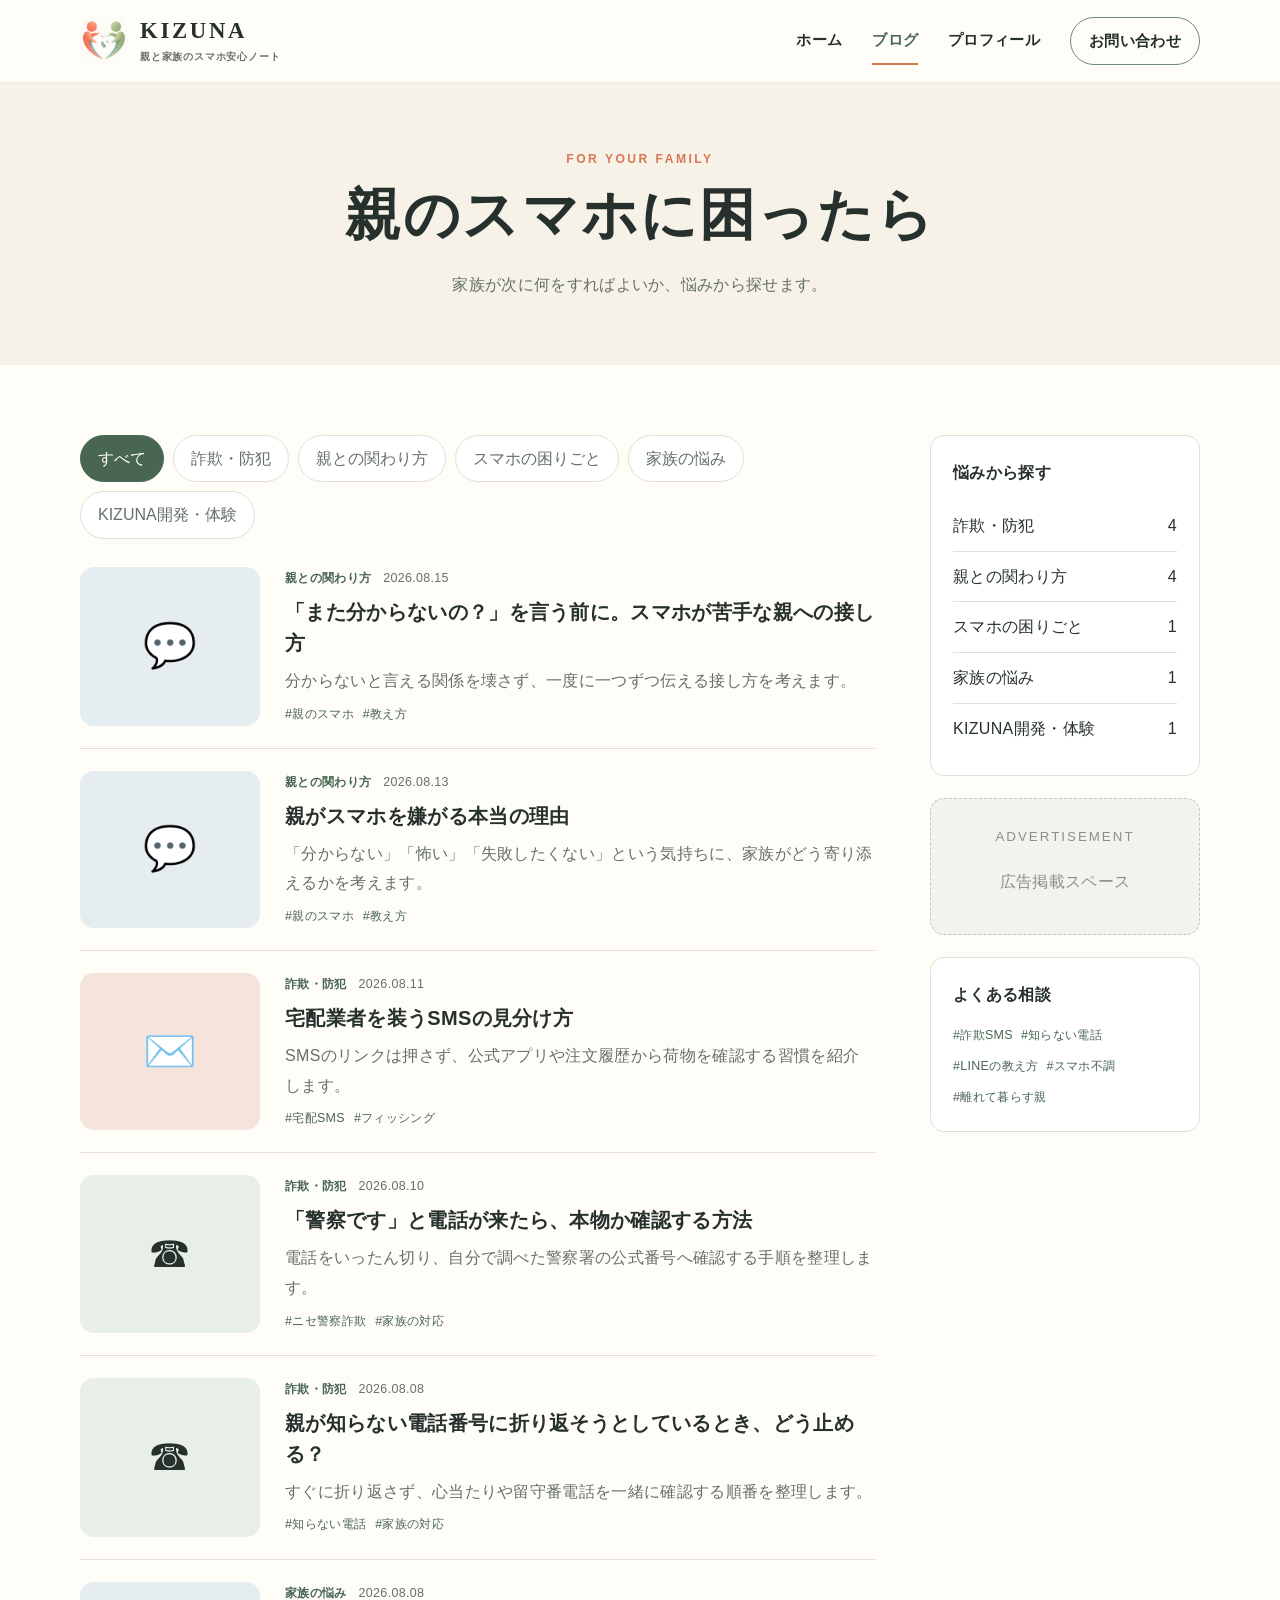
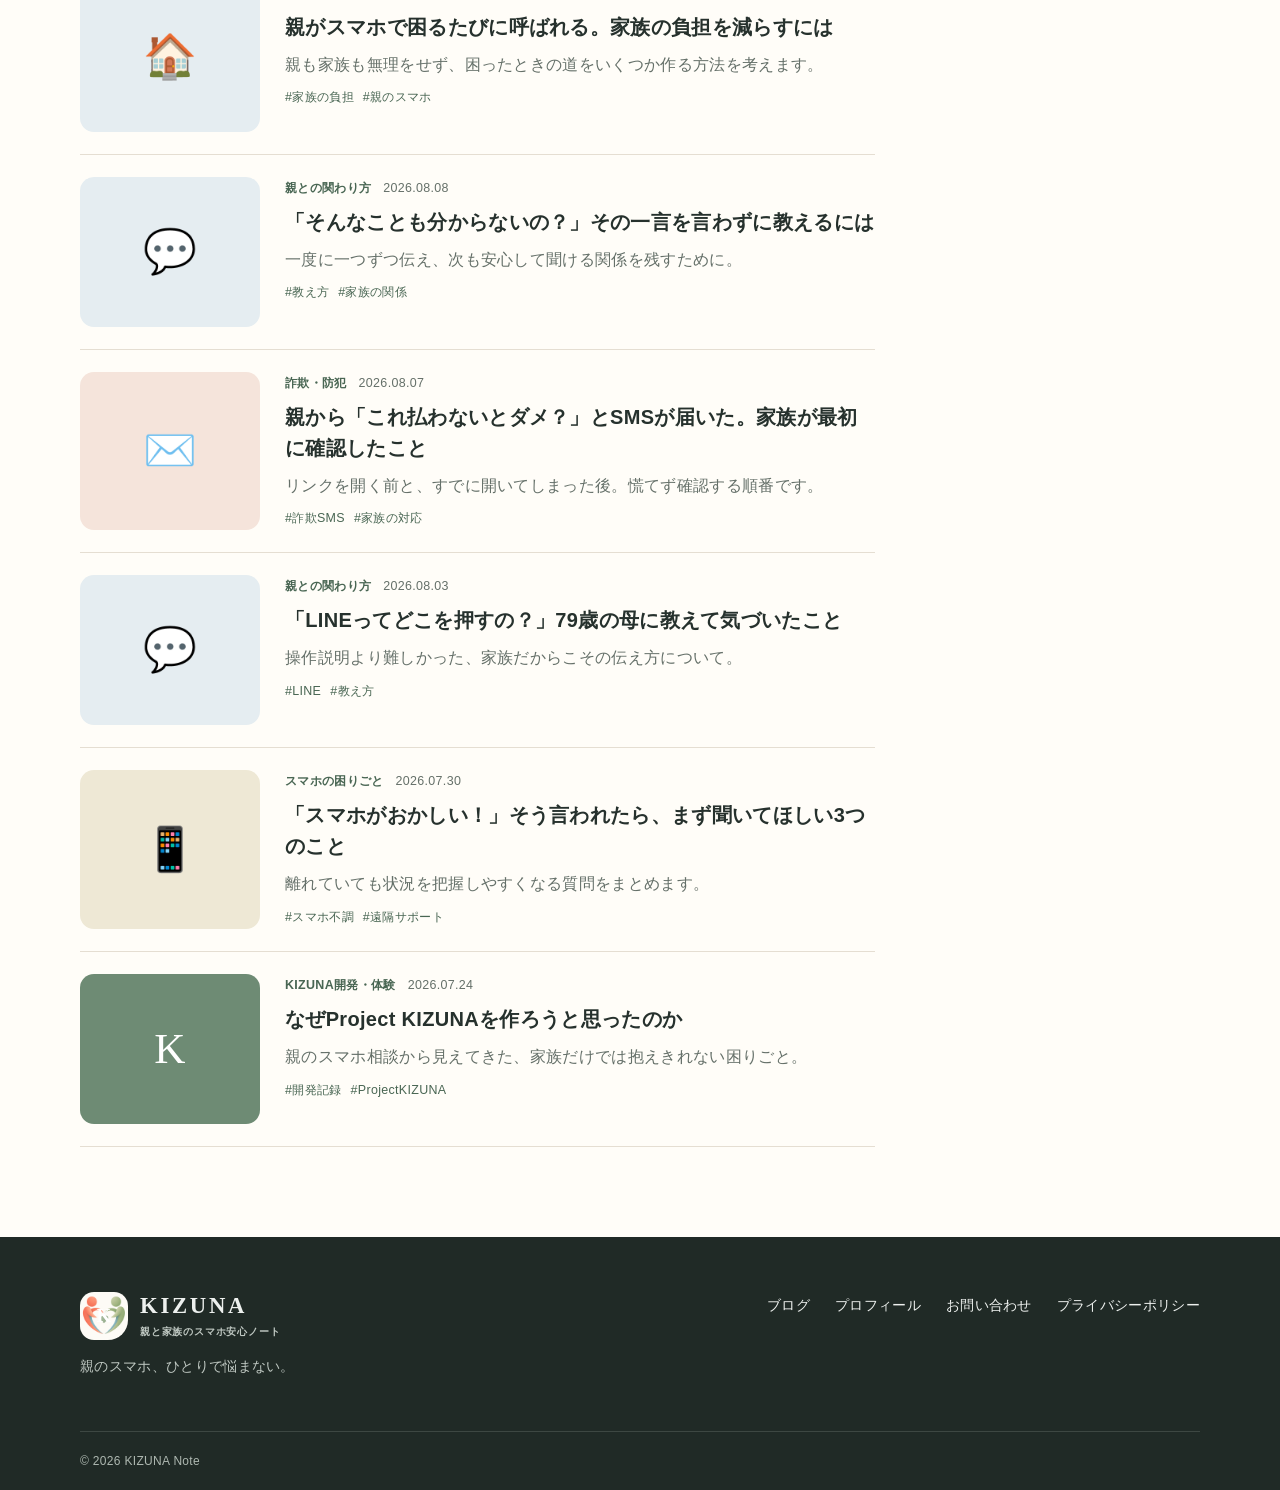
<file: blog.html>
<!doctype html><html lang="ja"><head>
<!-- Google tag (gtag.js) -->
<script async src="https://www.googletagmanager.com/gtag/js?id=G-VS8XKYZY62"></script>
<script>
  window.dataLayer = window.dataLayer || [];
  function gtag(){dataLayer.push(arguments);}
  gtag('js', new Date());
  gtag('config', 'G-VS8XKYZY62');
</script><meta charset="utf-8"><meta name="viewport" content="width=device-width,initial-scale=1"><title>ブログ｜親のスマホに困ったときのKIZUNAノート</title><meta name="description" content="親の詐欺SMS、知らない電話、スマホの不調、教え方に悩む家族のための記事一覧です。"><link rel="stylesheet" href="assets/css/style.css"><script defer src="assets/js/main.js"></script></head>
<body><a class="skip-link" href="#main">本文へ移動</a><header class="site-header"><div class="container header-inner"><a class="brand" href="index.html"><span class="brand-mark">K</span><span>KIZUNAノート</span></a><button class="menu-button" type="button" aria-expanded="false" aria-controls="global-nav"><span></span><span></span><span></span><span class="sr-only">メニュー</span></button><nav id="global-nav" class="global-nav" aria-label="メインメニュー"><a href="index.html">ホーム</a><a aria-current="page" href="blog.html">ブログ</a><a href="profile.html">プロフィール</a><a class="nav-contact" href="contact.html">お問い合わせ</a></nav></div></header>
<main id="main"><header class="page-header"><div class="container"><p class="eyebrow">FOR YOUR FAMILY</p><h1>親のスマホに困ったら</h1><p>家族が次に何をすればよいか、悩みから探せます。</p></div></header><div class="container content-with-sidebar"><section aria-labelledby="articles-title"><h2 id="articles-title" class="sr-only">記事一覧</h2><div class="filter-list" aria-label="カテゴリで絞り込む"><button class="filter active" data-filter="all">すべて</button><button class="filter" data-filter="security">詐欺・防犯</button><button class="filter" data-filter="communication">親との関わり方</button><button class="filter" data-filter="trouble">スマホの困りごと</button><button class="filter" data-filter="family">家族の悩み</button><button class="filter" data-filter="kizuna">KIZUNA開発・体験</button></div><div class="post-list">
<article class="list-card" data-category="communication"><div class="mini-visual visual-chat">💬</div><div><div class="meta"><span class="category">親との関わり方</span><time datetime="2026-08-15">2026.08.15</time></div><h2><a href="article-parent-smartphone-support.html">「また分からないの？」を言う前に。スマホが苦手な親への接し方</a></h2><p>分からないと言える関係を壊さず、一度に一つずつ伝える接し方を考えます。</p><div class="tags"><span>#親のスマホ</span><span>#教え方</span></div></div></article>
<article class="list-card" data-category="communication"><div class="mini-visual visual-chat">💬</div><div><div class="meta"><span class="category">親との関わり方</span><time datetime="2026-08-13">2026.08.13</time></div><h2><a href="article-parent-smartphone-reluctance.html">親がスマホを嫌がる本当の理由</a></h2><p>「分からない」「怖い」「失敗したくない」という気持ちに、家族がどう寄り添えるかを考えます。</p><div class="tags"><span>#親のスマホ</span><span>#教え方</span></div></div></article>
<article class="list-card" data-category="security"><div class="mini-visual visual-security">✉️</div><div><div class="meta"><span class="category">詐欺・防犯</span><time datetime="2026-08-11">2026.08.11</time></div><h2><a href="article-delivery-sms.html">宅配業者を装うSMSの見分け方</a></h2><p>SMSのリンクは押さず、公式アプリや注文履歴から荷物を確認する習慣を紹介します。</p><div class="tags"><span>#宅配SMS</span><span>#フィッシング</span></div></div></article>
<article class="list-card" data-category="security"><div class="mini-visual visual-phone">☎</div><div><div class="meta"><span class="category">詐欺・防犯</span><time datetime="2026-08-10">2026.08.10</time></div><h2><a href="article-police-call.html">「警察です」と電話が来たら、本物か確認する方法</a></h2><p>電話をいったん切り、自分で調べた警察署の公式番号へ確認する手順を整理します。</p><div class="tags"><span>#ニセ警察詐欺</span><span>#家族の対応</span></div></div></article>
<article class="list-card" data-category="security"><div class="mini-visual visual-phone">☎</div><div><div class="meta"><span class="category">詐欺・防犯</span><time datetime="2026-08-08">2026.08.08</time></div><h2><a href="article-unknown-call.html">親が知らない電話番号に折り返そうとしているとき、どう止める？</a></h2><p>すぐに折り返さず、心当たりや留守番電話を一緒に確認する順番を整理します。</p><div class="tags"><span>#知らない電話</span><span>#家族の対応</span></div></div></article>
<article class="list-card" data-category="family"><div class="mini-visual visual-chat">🏠</div><div><div class="meta"><span class="category">家族の悩み</span><time datetime="2026-08-08">2026.08.08</time></div><h2><a href="article-family-burden.html">親がスマホで困るたびに呼ばれる。家族の負担を減らすには</a></h2><p>親も家族も無理をせず、困ったときの道をいくつか作る方法を考えます。</p><div class="tags"><span>#家族の負担</span><span>#親のスマホ</span></div></div></article>
<article class="list-card" data-category="communication"><div class="mini-visual visual-chat">💬</div><div><div class="meta"><span class="category">親との関わり方</span><time datetime="2026-08-08">2026.08.08</time></div><h2><a href="article-teaching-kindly.html">「そんなことも分からないの？」その一言を言わずに教えるには</a></h2><p>一度に一つずつ伝え、次も安心して聞ける関係を残すために。</p><div class="tags"><span>#教え方</span><span>#家族の関係</span></div></div></article>
<article class="list-card" data-category="security"><div class="mini-visual visual-security">✉️</div><div><div class="meta"><span class="category">詐欺・防犯</span><time datetime="2026-08-07">2026.08.07</time></div><h2><a href="article.html">親から「これ払わないとダメ？」とSMSが届いた。家族が最初に確認したこと</a></h2><p>リンクを開く前と、すでに開いてしまった後。慌てず確認する順番です。</p><div class="tags"><span>#詐欺SMS</span><span>#家族の対応</span></div></div></article>
<article class="list-card" data-category="communication"><div class="mini-visual visual-chat">💬</div><div><div class="meta"><span class="category">親との関わり方</span><time datetime="2026-08-03">2026.08.03</time></div><h2><a href="article-line.html">「LINEってどこを押すの？」79歳の母に教えて気づいたこと</a></h2><p>操作説明より難しかった、家族だからこその伝え方について。</p><div class="tags"><span>#LINE</span><span>#教え方</span></div></div></article>
<article class="list-card" data-category="trouble"><div class="mini-visual visual-life">📱</div><div><div class="meta"><span class="category">スマホの困りごと</span><time datetime="2026-07-30">2026.07.30</time></div><h2><a href="article-smartphone-trouble.html">「スマホがおかしい！」そう言われたら、まず聞いてほしい3つのこと</a></h2><p>離れていても状況を把握しやすくなる質問をまとめます。</p><div class="tags"><span>#スマホ不調</span><span>#遠隔サポート</span></div></div></article>
<article class="list-card" data-category="kizuna"><div class="mini-visual visual-kizuna">K</div><div><div class="meta"><span class="category">KIZUNA開発・体験</span><time datetime="2026-07-24">2026.07.24</time></div><h2><a href="article.html">なぜProject KIZUNAを作ろうと思ったのか</a></h2><p>親のスマホ相談から見えてきた、家族だけでは抱えきれない困りごと。</p><div class="tags"><span>#開発記録</span><span>#ProjectKIZUNA</span></div></div></article>
</div></section><aside class="sidebar"><section class="side-box"><h2>悩みから探す</h2><ul><li><a href="#" data-filter-link="security">詐欺・防犯 <span>4</span></a></li><li><a href="#" data-filter-link="communication">親との関わり方 <span>4</span></a></li><li><a href="#" data-filter-link="trouble">スマホの困りごと <span>1</span></a></li><li><a href="#" data-filter-link="family">家族の悩み <span>1</span></a></li><li><a href="#" data-filter-link="kizuna">KIZUNA開発・体験 <span>1</span></a></li></ul></section><section class="side-box ad-slot"><small>ADVERTISEMENT</small><p>広告掲載スペース</p></section><section class="side-box"><h2>よくある相談</h2><div class="tag-cloud"><span>#詐欺SMS</span><span>#知らない電話</span><span>#LINEの教え方</span><span>#スマホ不調</span><span>#離れて暮らす親</span></div></section></aside></div></main>
<footer class="site-footer"><div class="container footer-inner"><div><a class="brand" href="index.html"><span class="brand-mark">K</span><span>KIZUNAノート</span></a><p>親のスマホ、ひとりで悩まない。</p></div><nav><a href="blog.html">ブログ</a><a href="profile.html">プロフィール</a><a href="contact.html">お問い合わせ</a><a href="privacy.html">&#12503;&#12521;&#12452;&#12496;&#12471;&#12540;&#12509;&#12522;&#12471;&#12540;</a></nav></div><div class="container copyright">© <span data-current-year></span> KIZUNA Note</div></footer></body></html>
</file>
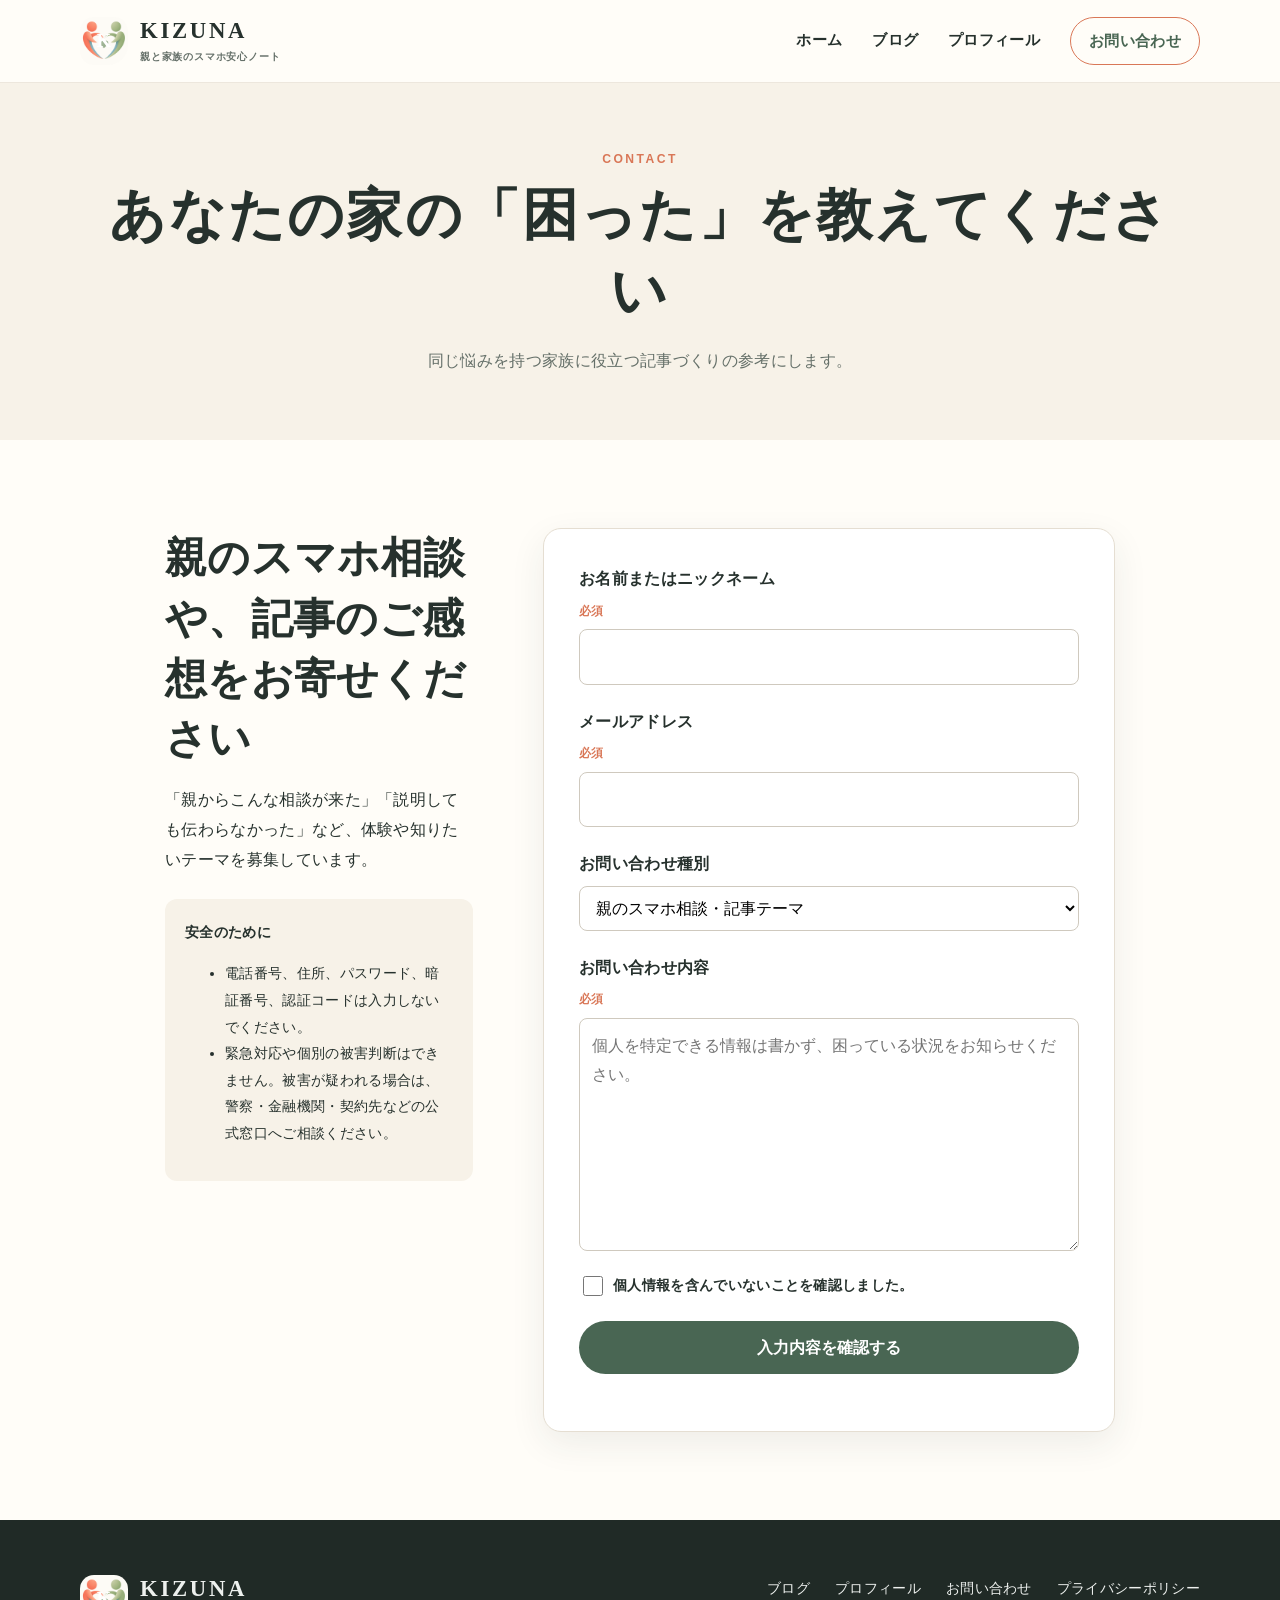
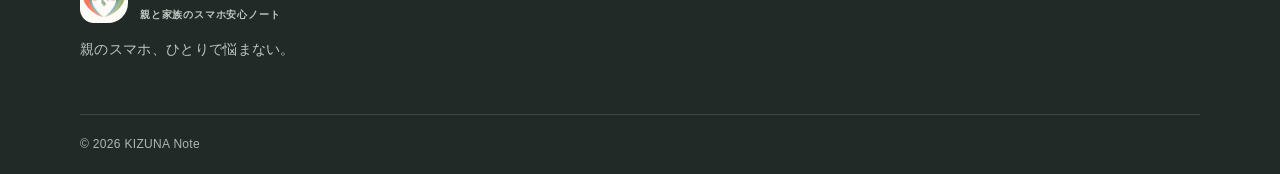
<file: contact.html>
<!doctype html><html lang="ja"><head>
<!-- Google tag (gtag.js) -->
<script async src="https://www.googletagmanager.com/gtag/js?id=G-VS8XKYZY62"></script>
<script>
  window.dataLayer = window.dataLayer || [];
  function gtag(){dataLayer.push(arguments);}
  gtag('js', new Date());
  gtag('config', 'G-VS8XKYZY62');
</script><meta charset="utf-8"><meta name="viewport" content="width=device-width,initial-scale=1"><title>お問い合わせ｜KIZUNAノート</title><meta name="description" content="親のスマホ相談、記事の感想、Project KIZUNAに関するお問い合わせはこちら。"><link rel="stylesheet" href="assets/css/style.css"><script defer src="assets/js/main.js"></script></head><body><a class="skip-link" href="#main">本文へ移動</a><header class="site-header"><div class="container header-inner"><a class="brand" href="index.html"><span class="brand-mark">K</span><span>KIZUNAノート</span></a><button class="menu-button" type="button" aria-expanded="false" aria-controls="global-nav"><span></span><span></span><span></span><span class="sr-only">メニュー</span></button><nav id="global-nav" class="global-nav"><a href="index.html">ホーム</a><a href="blog.html">ブログ</a><a href="profile.html">プロフィール</a><a class="nav-contact" aria-current="page" href="contact.html">お問い合わせ</a></nav></div></header><main id="main"><header class="page-header"><div class="container"><p class="eyebrow">CONTACT</p><h1>あなたの家の「困った」を教えてください</h1><p>同じ悩みを持つ家族に役立つ記事づくりの参考にします。</p></div></header><section class="section"><div class="container contact-layout"><div><h2>親のスマホ相談や、記事のご感想をお寄せください</h2><p>「親からこんな相談が来た」「説明しても伝わらなかった」など、体験や知りたいテーマを募集しています。</p><div class="contact-note"><strong>安全のために</strong><ul><li>電話番号、住所、パスワード、暗証番号、認証コードは入力しないでください。</li><li>緊急対応や個別の被害判断はできません。被害が疑われる場合は、警察・金融機関・契約先などの公式窓口へご相談ください。</li></ul></div></div><form class="contact-form" id="contact-form"><label>お名前またはニックネーム <span>必須</span><input name="name" type="text" autocomplete="name" required></label><label>メールアドレス <span>必須</span><input name="email" type="email" autocomplete="email" required></label><label>お問い合わせ種別<select name="topic"><option>親のスマホ相談・記事テーマ</option><option>記事の感想</option><option>Project KIZUNAについて</option><option>その他</option></select></label><label>お問い合わせ内容 <span>必須</span><textarea name="message" rows="7" placeholder="個人を特定できる情報は書かず、困っている状況をお知らせください。" required></textarea></label><label class="checkbox"><input name="privacy" type="checkbox" required><span>個人情報を含んでいないことを確認しました。</span></label><button class="button" type="submit">入力内容を確認する</button><p class="form-status" role="status" aria-live="polite"></p><noscript><p>送信機能にはJavaScriptが必要です。</p></noscript></form></div></section></main><footer class="site-footer"><div class="container footer-inner"><div><a class="brand" href="index.html"><span class="brand-mark">K</span><span>KIZUNAノート</span></a><p>親のスマホ、ひとりで悩まない。</p></div><nav><a href="blog.html">ブログ</a><a href="profile.html">プロフィール</a><a href="contact.html">お問い合わせ</a><a href="privacy.html">&#12503;&#12521;&#12452;&#12496;&#12471;&#12540;&#12509;&#12522;&#12471;&#12540;</a></nav></div><div class="container copyright">© <span data-current-year></span> KIZUNA Note</div></footer></body></html>
</file>
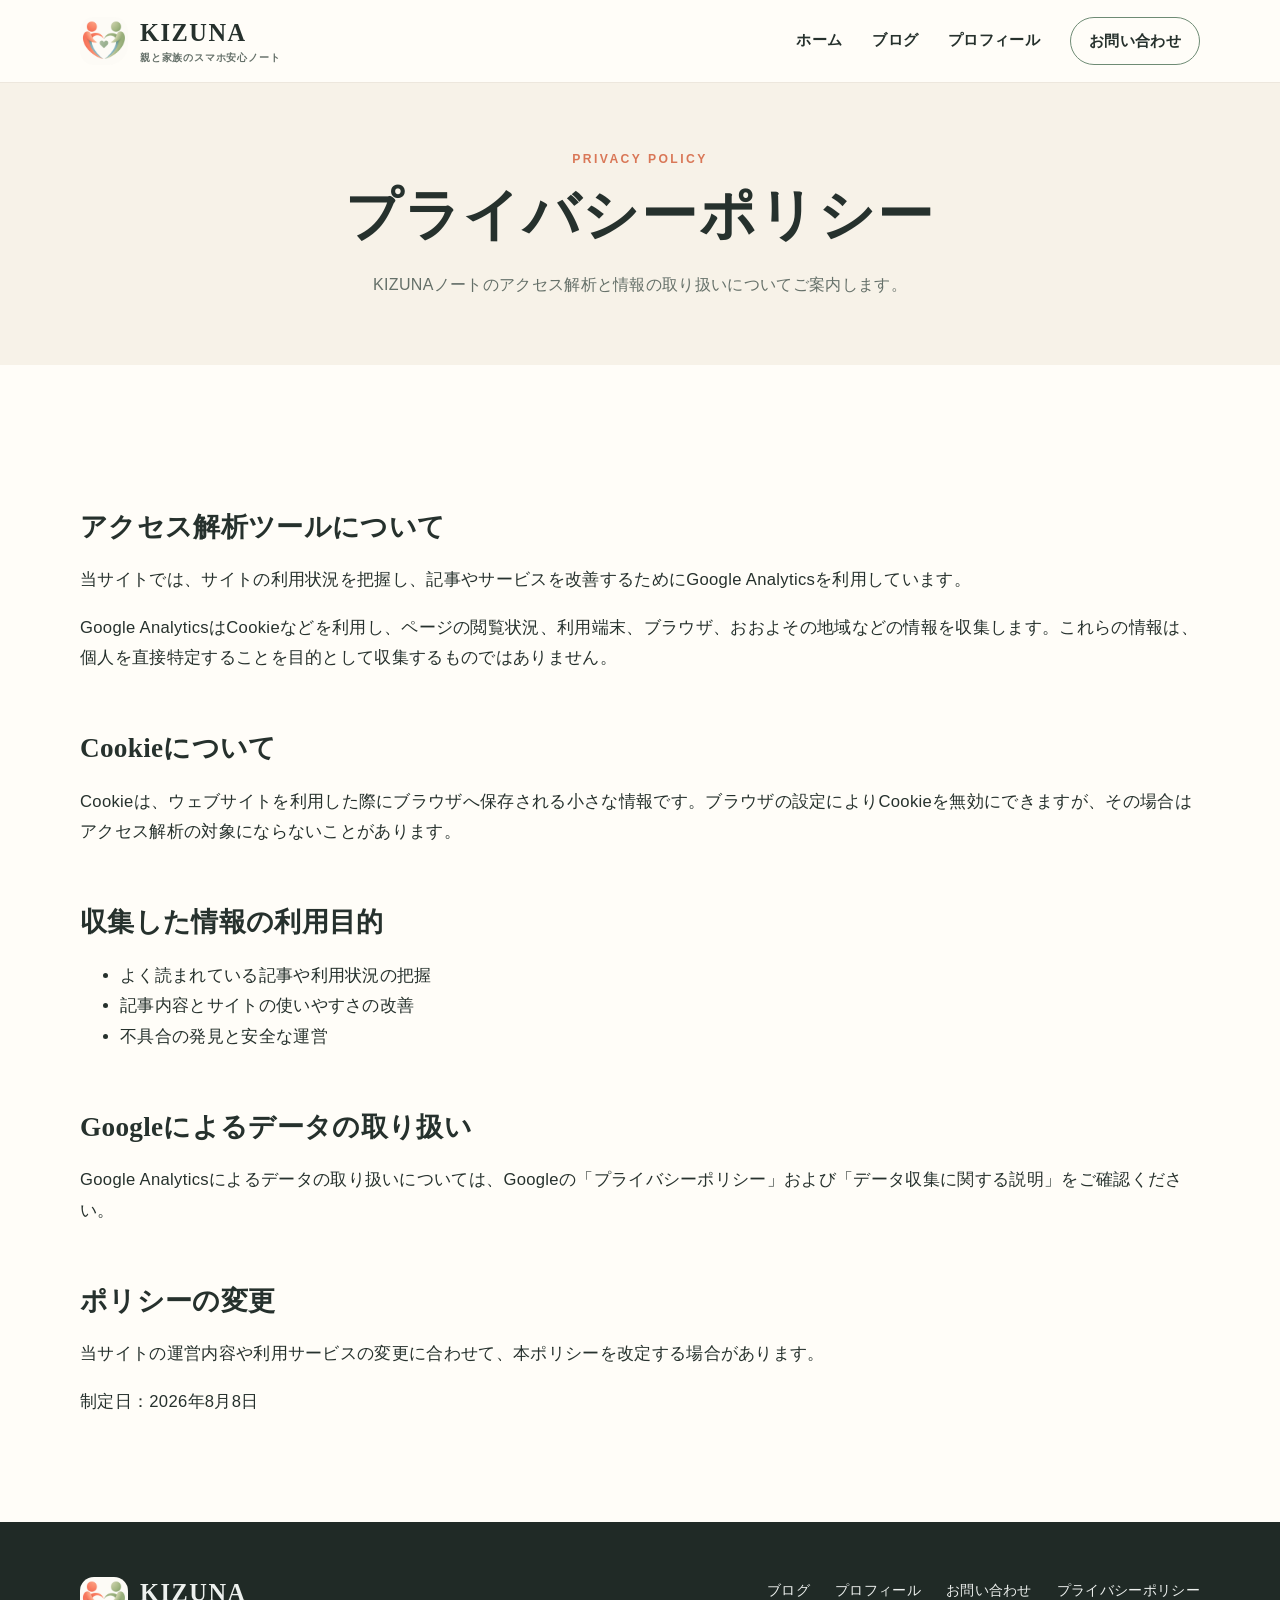
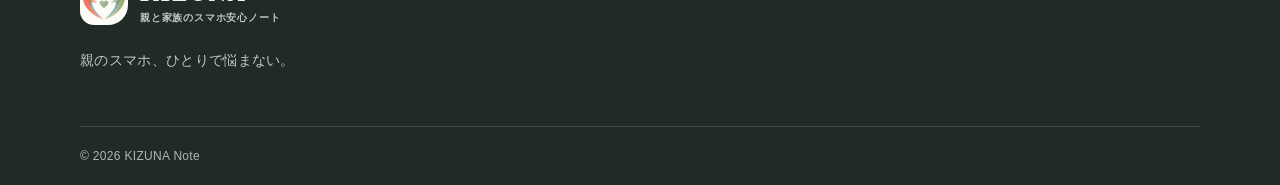
<file: privacy.html>
<!doctype html>
<html lang="ja">
<head>
<!-- Google tag (gtag.js) -->
<script async src="https://www.googletagmanager.com/gtag/js?id=G-VS8XKYZY62"></script>
<script>
  window.dataLayer = window.dataLayer || [];
  function gtag(){dataLayer.push(arguments);}
  gtag('js', new Date());
  gtag('config', 'G-VS8XKYZY62');
</script>
  <meta charset="utf-8">
  <meta name="viewport" content="width=device-width,initial-scale=1">
  <title>プライバシーポリシー｜KIZUNAノート</title>
  <meta name="description" content="KIZUNAノートにおけるアクセス解析と個人情報の取り扱いについてご案内します。">
  <link rel="stylesheet" href="assets/css/style.css">
  <script defer src="assets/js/main.js"></script>
</head>
<body>
  <a class="skip-link" href="#main">本文へ移動</a>
  <header class="site-header"><div class="container header-inner"><a class="brand" href="index.html"><span class="brand-mark"><b>K</b><i></i></span><span class="brand-copy"><strong>KIZUNA</strong><small>親と家族のスマホ安心ノート</small></span></a><button class="menu-button" type="button" aria-expanded="false" aria-controls="global-nav"><span></span><span></span><span></span><span class="sr-only">メニュー</span></button><nav id="global-nav" class="global-nav"><a href="index.html">ホーム</a><a href="blog.html">ブログ</a><a href="profile.html">プロフィール</a><a class="nav-contact" href="contact.html">お問い合わせ</a></nav></div></header>
  <main id="main">
    <header class="page-header"><div class="container"><p class="eyebrow">PRIVACY POLICY</p><h1>プライバシーポリシー</h1><p>KIZUNAノートのアクセス解析と情報の取り扱いについてご案内します。</p></div></header>
    <section class="section"><article class="container origin-story">
      <h2>アクセス解析ツールについて</h2>
      <p>当サイトでは、サイトの利用状況を把握し、記事やサービスを改善するためにGoogle Analyticsを利用しています。</p>
      <p>Google AnalyticsはCookieなどを利用し、ページの閲覧状況、利用端末、ブラウザ、おおよその地域などの情報を収集します。これらの情報は、個人を直接特定することを目的として収集するものではありません。</p>
      <h2>Cookieについて</h2>
      <p>Cookieは、ウェブサイトを利用した際にブラウザへ保存される小さな情報です。ブラウザの設定によりCookieを無効にできますが、その場合はアクセス解析の対象にならないことがあります。</p>
      <h2>収集した情報の利用目的</h2>
      <ul><li>よく読まれている記事や利用状況の把握</li><li>記事内容とサイトの使いやすさの改善</li><li>不具合の発見と安全な運営</li></ul>
      <h2>Googleによるデータの取り扱い</h2>
      <p>Google Analyticsによるデータの取り扱いについては、Googleの「<a href="https://policies.google.com/privacy?hl=ja" rel="noopener noreferrer">プライバシーポリシー</a>」および「<a href="https://support.google.com/analytics/answer/11593727?hl=ja" rel="noopener noreferrer">データ収集に関する説明</a>」をご確認ください。</p>
      <h2>ポリシーの変更</h2>
      <p>当サイトの運営内容や利用サービスの変更に合わせて、本ポリシーを改定する場合があります。</p>
      <p><time datetime="2026-08-08">制定日：2026年8月8日</time></p>
    </article></section>
  </main>
  <footer class="site-footer"><div class="container footer-inner"><div><a class="brand brand-footer" href="index.html"><span class="brand-mark"><b>K</b><i></i></span><span class="brand-copy"><strong>KIZUNA</strong><small>親と家族のスマホ安心ノート</small></span></a><p>親のスマホ、ひとりで悩まない。</p></div><nav><a href="blog.html">ブログ</a><a href="profile.html">プロフィール</a><a href="contact.html">お問い合わせ</a><a aria-current="page" href="privacy.html">&#12503;&#12521;&#12452;&#12496;&#12471;&#12540;&#12509;&#12522;&#12471;&#12540;</a></nav></div><div class="container copyright">© <span data-current-year></span> KIZUNA Note</div></footer>
</body>
</html>
</file>
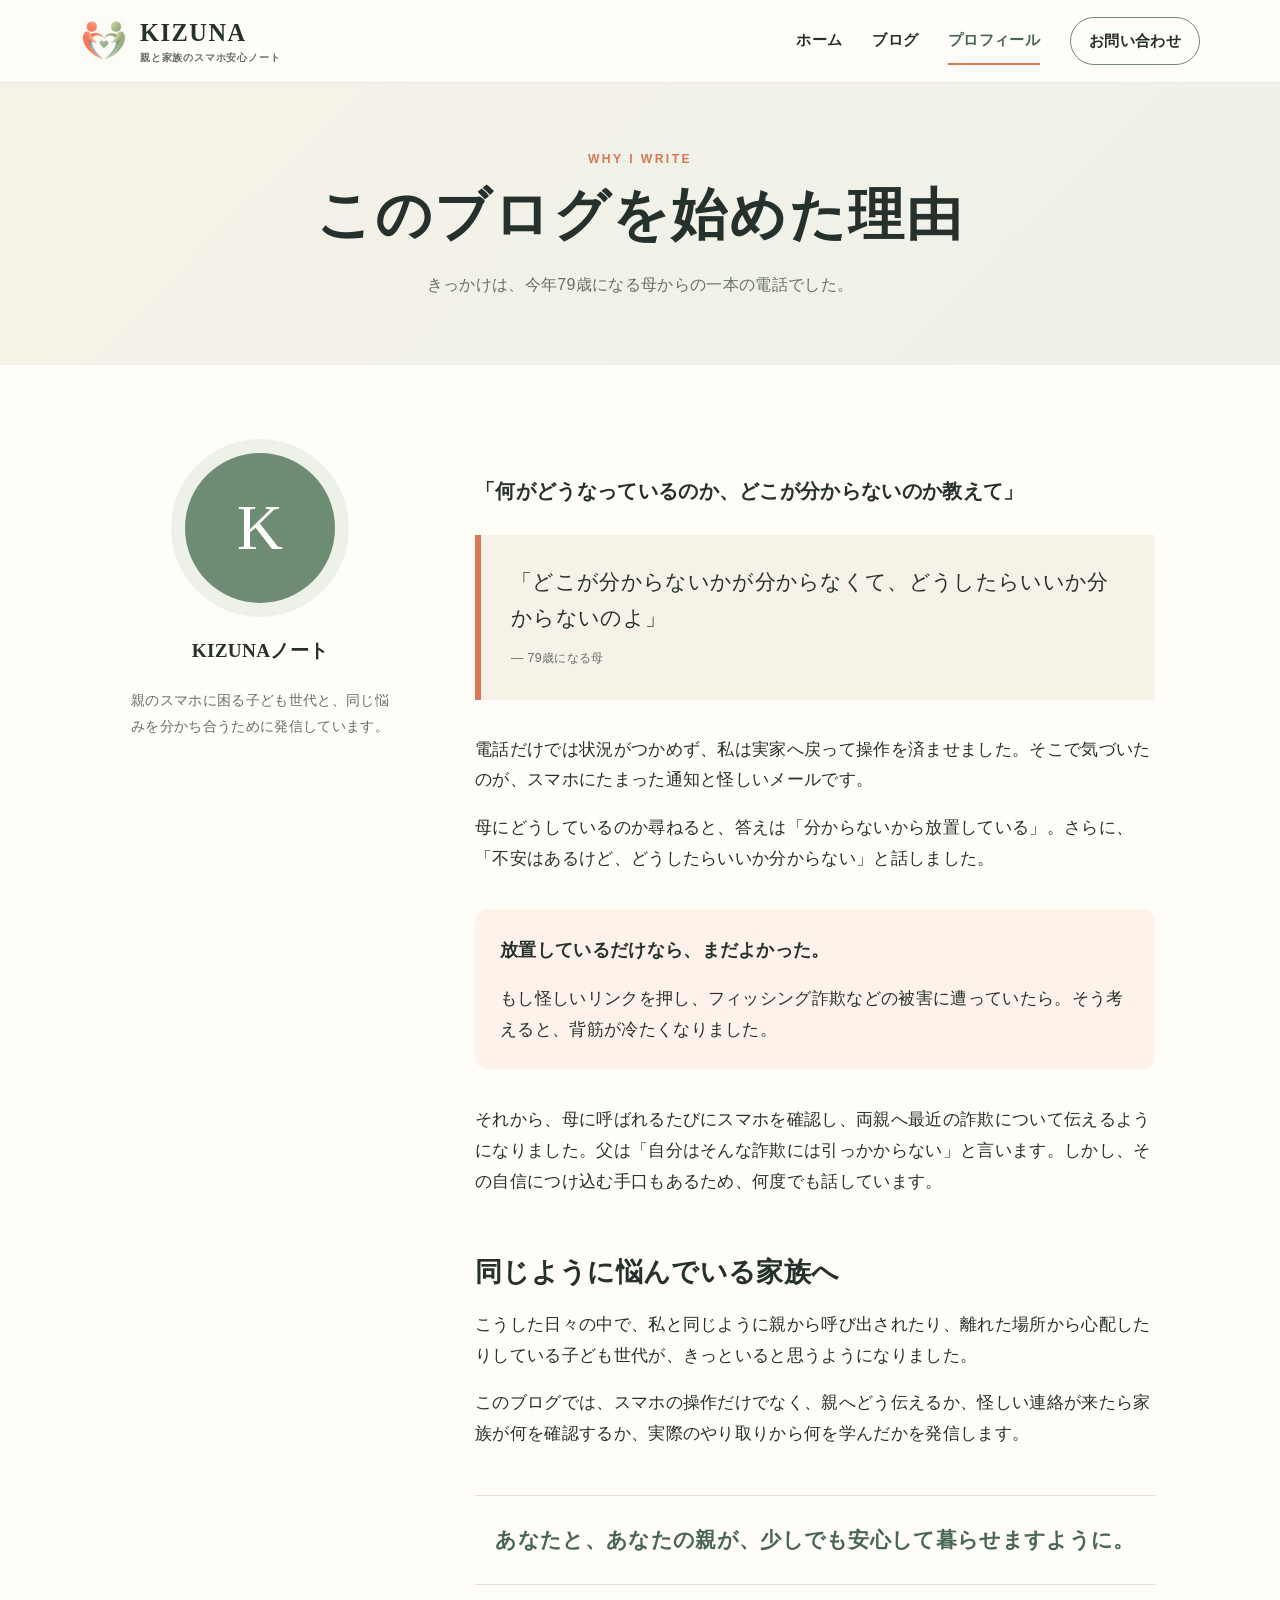
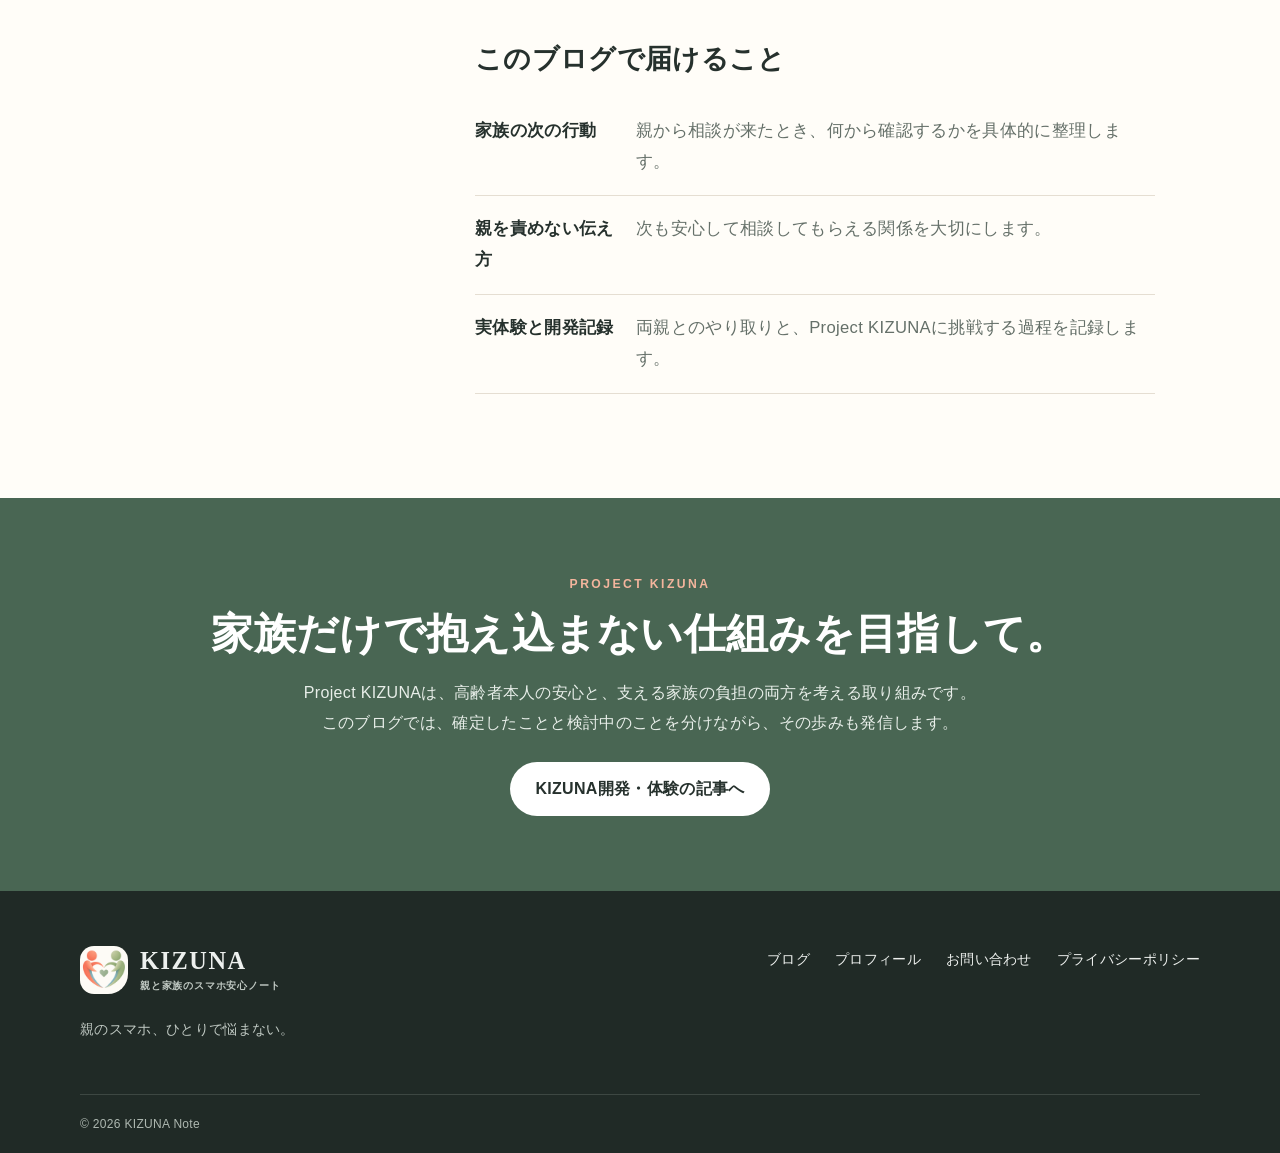
<file: profile.html>
<!doctype html><html lang="ja"><head>
<!-- Google tag (gtag.js) -->
<script async src="https://www.googletagmanager.com/gtag/js?id=G-VS8XKYZY62"></script>
<script>
  window.dataLayer = window.dataLayer || [];
  function gtag(){dataLayer.push(arguments);}
  gtag('js', new Date());
  gtag('config', 'G-VS8XKYZY62');
</script><meta charset="utf-8"><meta name="viewport" content="width=device-width,initial-scale=1"><title>このブログを始めた理由｜KIZUNAノート</title><meta name="description" content="79歳になる母からのスマホ相談をきっかけに、親のスマホに悩む家族のためのブログを始めた理由をご紹介します。"><link rel="stylesheet" href="assets/css/style.css"><script defer src="assets/js/main.js"></script></head><body><a class="skip-link" href="#main">本文へ移動</a><header class="site-header"><div class="container header-inner"><a class="brand" href="index.html"><span class="brand-mark"><b>K</b><i></i></span><span class="brand-copy"><strong>KIZUNA</strong><small>親と家族のスマホ安心ノート</small></span></a><button class="menu-button" type="button" aria-expanded="false" aria-controls="global-nav"><span></span><span></span><span></span><span class="sr-only">メニュー</span></button><nav id="global-nav" class="global-nav"><a href="index.html">ホーム</a><a href="blog.html">ブログ</a><a aria-current="page" href="profile.html">プロフィール</a><a class="nav-contact" href="contact.html">お問い合わせ</a></nav></div></header><main id="main"><header class="page-header story-header"><div class="container"><p class="eyebrow">WHY I WRITE</p><h1>このブログを始めた理由</h1><p>きっかけは、今年79歳になる母からの一本の電話でした。</p></div></header><section class="section"><div class="container story-layout"><aside class="story-aside"><span class="avatar large">K</span><p class="story-aside-title">KIZUNAノート</p><p>親のスマホに困る子ども世代と、同じ悩みを分かち合うために発信しています。</p></aside><article class="origin-story"><p class="story-lead">「何がどうなっているのか、どこが分からないのか教えて」</p><blockquote><p>「どこが分からないかが分からなくて、どうしたらいいか分からないのよ」</p><cite>— 79歳になる母</cite></blockquote><p>電話だけでは状況がつかめず、私は実家へ戻って操作を済ませました。そこで気づいたのが、スマホにたまった通知と怪しいメールです。</p><p>母にどうしているのか尋ねると、答えは「分からないから放置している」。さらに、「不安はあるけど、どうしたらいいか分からない」と話しました。</p><div class="story-highlight"><strong>放置しているだけなら、まだよかった。</strong><p>もし怪しいリンクを押し、フィッシング詐欺などの被害に遭っていたら。そう考えると、背筋が冷たくなりました。</p></div><p>それから、母に呼ばれるたびにスマホを確認し、両親へ最近の詐欺について伝えるようになりました。父は「自分はそんな詐欺には引っかからない」と言います。しかし、その自信につけ込む手口もあるため、何度でも話しています。</p><h2>同じように悩んでいる家族へ</h2><p>こうした日々の中で、私と同じように親から呼び出されたり、離れた場所から心配したりしている子ども世代が、きっといると思うようになりました。</p><p>このブログでは、スマホの操作だけでなく、親へどう伝えるか、怪しい連絡が来たら家族が何を確認するか、実際のやり取りから何を学んだかを発信します。</p><p class="closing-message">あなたと、あなたの親が、少しでも安心して暮らせますように。</p><h2>このブログで届けること</h2><ul class="values"><li><strong>家族の次の行動</strong><span>親から相談が来たとき、何から確認するかを具体的に整理します。</span></li><li><strong>親を責めない伝え方</strong><span>次も安心して相談してもらえる関係を大切にします。</span></li><li><strong>実体験と開発記録</strong><span>両親とのやり取りと、Project KIZUNAに挑戦する過程を記録します。</span></li></ul></article></div></section><section class="future-section"><div class="container"><p class="eyebrow">PROJECT KIZUNA</p><h2>家族だけで抱え込まない仕組みを目指して。</h2><p>Project KIZUNAは、高齢者本人の安心と、支える家族の負担の両方を考える取り組みです。このブログでは、確定したことと検討中のことを分けながら、その歩みも発信します。</p><a class="button button-light" href="blog.html">KIZUNA開発・体験の記事へ</a></div></section></main><footer class="site-footer"><div class="container footer-inner"><div><a class="brand brand-footer" href="index.html"><span class="brand-mark"><b>K</b><i></i></span><span class="brand-copy"><strong>KIZUNA</strong><small>親と家族のスマホ安心ノート</small></span></a><p>親のスマホ、ひとりで悩まない。</p></div><nav><a href="blog.html">ブログ</a><a href="profile.html">プロフィール</a><a href="contact.html">お問い合わせ</a><a href="privacy.html">&#12503;&#12521;&#12452;&#12496;&#12471;&#12540;&#12509;&#12522;&#12471;&#12540;</a></nav></div><div class="container copyright">© <span data-current-year></span> KIZUNA Note</div></footer></body></html>
</file>
<file: assets/css/style.css>
/* KIZUNAノート 共通スタイル：色や幅はここでまとめて変更できます */
:root{--ink:#26312d;--muted:#657069;--paper:#fffdf8;--cream:#f7f2e8;--sage:#6e8b74;--sage-dark:#496653;--coral:#d97757;--line:#e5ded2;--white:#fff;--shadow:0 12px 35px rgba(38,49,45,.08);--radius:18px;--max:1120px}
*{box-sizing:border-box}html{scroll-behavior:smooth}body{margin:0;color:var(--ink);background:var(--paper);font-family:"Hiragino Kaku Gothic ProN","Yu Gothic",Meiryo,sans-serif;line-height:1.85;letter-spacing:.02em}img{max-width:100%;height:auto}a{color:inherit;text-decoration:none}button,input,select,textarea{font:inherit}.container{width:min(calc(100% - 40px),var(--max));margin-inline:auto}.sr-only{position:absolute;width:1px;height:1px;padding:0;margin:-1px;overflow:hidden;clip:rect(0,0,0,0);white-space:nowrap;border:0}.skip-link{position:fixed;top:-100px;left:12px;z-index:100;background:var(--ink);color:white;padding:10px 16px}.skip-link:focus{top:12px}
.site-header{position:sticky;top:0;z-index:20;background:rgba(255,253,248,.95);border-bottom:1px solid rgba(229,222,210,.7);backdrop-filter:blur(10px)}.header-inner{min-height:76px;display:flex;align-items:center;justify-content:space-between}.brand{display:inline-flex;align-items:center;gap:10px;font-family:Georgia,"Yu Mincho",serif;font-size:1.18rem;font-weight:700}.brand-mark{display:grid;place-items:center;width:38px;height:38px;border-radius:50% 50% 45% 55%;color:white;background:var(--sage);font-family:Georgia,serif}.global-nav{display:flex;align-items:center;gap:30px;font-size:.94rem;font-weight:600}.global-nav a{padding:9px 0;border-bottom:2px solid transparent}.global-nav a:hover,.global-nav a[aria-current="page"]{color:var(--sage-dark);border-color:var(--coral)}.global-nav .nav-contact{padding:9px 18px;border:1px solid var(--sage);border-radius:999px}.menu-button{display:none;background:none;border:0;padding:9px}.menu-button>span:not(.sr-only){display:block;width:25px;height:2px;margin:5px;background:var(--ink)}
.hero{overflow:hidden;padding:90px 0 82px;background:linear-gradient(120deg,var(--paper) 62%,#edf1e8 62%)}.hero-grid{display:grid;grid-template-columns:1.15fr .85fr;align-items:center;gap:60px}.eyebrow{margin:0 0 8px;color:var(--coral);font-size:.76rem;font-weight:800;letter-spacing:.2em}.hero h1,.page-header h1{margin:0;font-family:Georgia,"Yu Mincho",serif;font-size:clamp(2.5rem,6vw,4.8rem);line-height:1.35;letter-spacing:.04em}.hero h1 em{color:var(--sage-dark);font-style:normal}.hero-copy{max-width:600px;margin:25px 0 32px;color:var(--muted);font-size:1.08rem}.button{display:inline-flex;align-items:center;justify-content:center;gap:16px;min-height:52px;padding:12px 25px;border:0;border-radius:999px;color:white;background:var(--sage-dark);font-weight:700;cursor:pointer;transition:transform .2s,background .2s}.button:hover{background:var(--ink);transform:translateY(-2px)}.hero-visual{position:relative;min-height:390px}.sun{position:absolute;right:-40px;top:0;width:300px;height:300px;border-radius:50%;background:#f5c8aa}.notebook{position:absolute;left:30px;top:65px;width:280px;height:230px;padding:55px 35px;transform:rotate(-5deg);border-radius:8px;background:repeating-linear-gradient(#fff 0,#fff 35px,#dce5de 36px);box-shadow:var(--shadow);font-family:"Yu Mincho",serif;font-size:1.45rem;color:var(--sage-dark)}.notebook:before{content:"";position:absolute;left:18px;top:0;width:4px;height:100%;background:#e3a891}.leaf{position:absolute;width:70px;height:32px;border-radius:100% 0 100% 0;background:var(--sage);transform:rotate(-30deg)}.leaf-one{left:5px;bottom:35px}.leaf-two{left:65px;bottom:10px;transform:rotate(25deg);background:#9aac8d}
.section{padding:88px 0}.tint{background:var(--cream)}.section-heading{display:flex;align-items:end;justify-content:space-between;margin-bottom:32px}.section h2,.contact-cta h2,.future-section h2{margin:0;font-family:Georgia,"Yu Mincho",serif;font-size:clamp(1.8rem,4vw,2.6rem);line-height:1.45}.text-link{color:var(--sage-dark);font-weight:700;border-bottom:1px solid}.card-grid{display:grid;grid-template-columns:repeat(3,1fr);gap:24px}.post-card{overflow:hidden;border:1px solid var(--line);border-radius:var(--radius);background:white;transition:transform .2s,box-shadow .2s}.post-card:hover{transform:translateY(-5px);box-shadow:var(--shadow)}.card-visual{display:grid;place-items:center;height:185px}.visual-phone{background:#e7efe7}.visual-security{background:#f5e4db}.visual-life{background:#eee8d5}.visual-chat{background:#e5edf1}.visual-icon{font-size:3.3rem}.card-body{padding:23px}.meta{display:flex;align-items:center;gap:12px;color:var(--muted);font-size:.78rem}.category{color:var(--sage-dark);font-weight:800}.post-card h3{font-size:1.1rem;line-height:1.65}.post-card p{color:var(--muted);font-size:.9rem}.tags{display:flex;gap:9px;flex-wrap:wrap;color:var(--sage-dark);font-size:.78rem}.popular-layout{display:grid;grid-template-columns:.65fr 1.35fr;gap:70px}.ranking{margin:0;padding:0;list-style:none}.ranking li{display:grid;grid-template-columns:60px 1fr;gap:20px;padding:24px 0;border-bottom:1px solid #d9d1c3}.ranking li:first-child{padding-top:0}.ranking h3{margin:5px 0 0;line-height:1.55}.rank{font:italic 1.8rem Georgia,serif;color:var(--coral)}.profile-band{display:grid;grid-template-columns:180px 1fr;align-items:center;gap:55px;max-width:900px}.avatar{display:grid;place-items:center;width:150px;height:150px;border-radius:50%;color:white;background:var(--sage);font:4rem Georgia,serif;box-shadow:0 0 0 14px #edf1e8}.profile-band p:not(.eyebrow){color:var(--muted)}.contact-cta,.future-section{padding:75px 0;text-align:center;color:white;background:var(--sage-dark)}.contact-cta .eyebrow,.future-section .eyebrow{color:#f4b59d}.contact-cta p:not(.eyebrow),.future-section p:not(.eyebrow){margin:14px auto 25px;max-width:680px;color:#e8eee9}.button-light{color:var(--ink);background:white}
.site-footer{padding:55px 0 18px;background:#202a26;color:#edf0ee}.footer-inner{display:flex;justify-content:space-between;align-items:start}.footer-inner p{font-size:.86rem;color:#bfc8c2}.footer-inner nav{display:flex;gap:25px;font-size:.88rem}.copyright{margin-top:38px;padding-top:18px;border-top:1px solid #3d4742;color:#aeb8b1;font-size:.75rem}
.page-header{padding:65px 0;text-align:center;background:var(--cream)}.page-header h1{font-size:clamp(2.2rem,5vw,3.5rem)}.page-header p:last-child{margin-bottom:0;color:var(--muted)}.content-with-sidebar,.article-layout{display:grid;grid-template-columns:minmax(0,1fr) 270px;gap:55px;padding-top:70px;padding-bottom:90px}.filter-list{display:flex;gap:9px;flex-wrap:wrap;margin-bottom:28px}.filter{padding:8px 17px;border:1px solid var(--line);border-radius:99px;background:white;color:var(--muted);cursor:pointer}.filter.active,.filter:hover{color:white;background:var(--sage-dark);border-color:var(--sage-dark)}.post-list{display:grid;gap:22px}.list-card{display:grid;grid-template-columns:180px 1fr;gap:25px;padding-bottom:22px;border-bottom:1px solid var(--line)}.list-card[hidden]{display:none}.mini-visual{display:grid;place-items:center;min-height:150px;border-radius:14px;font-size:2.7rem}.list-card h2{margin:7px 0;font-size:1.25rem;line-height:1.55}.list-card p{margin:0 0 7px;color:var(--muted)}.sidebar{display:grid;align-content:start;gap:22px}.side-box{padding:22px;border:1px solid var(--line);border-radius:14px;background:white}.side-box h2{margin:0 0 14px;font-size:1rem}.side-box ul{margin:0;padding:0;list-style:none}.side-box li+li{border-top:1px solid var(--line)}.side-box li a{display:flex;justify-content:space-between;padding:10px 0}.ad-slot,.ad-inline{text-align:center;color:#8a8f8b;background:#f4f2ed;border:1px dashed #c9c4ba}.ad-slot small,.ad-inline small{letter-spacing:.15em}.tag-cloud{display:flex;gap:8px;flex-wrap:wrap;font-size:.78rem;color:var(--sage-dark)}
.article-layout{align-items:start}.breadcrumbs{display:flex;gap:8px;margin-bottom:30px;color:var(--muted);font-size:.78rem}.article-header h1{font-family:Georgia,"Yu Mincho",serif;font-size:clamp(2rem,5vw,3.15rem);line-height:1.45}.lead{color:var(--muted);font-size:1.05rem}.article-hero{display:grid;place-items:center;height:330px;margin:35px 0;border-radius:var(--radius);color:var(--sage-dark);font:5rem Georgia,serif}.article-body{font-size:1.02rem}.article-body h2{margin:65px 0 20px;padding-bottom:9px;border-bottom:2px solid var(--sage);font-family:Georgia,"Yu Mincho",serif;font-size:1.75rem}.toc{margin:35px 0;padding:25px 30px;border-radius:14px;background:var(--cream)}.toc ol{margin-bottom:0}.toc a{border-bottom:1px solid}.note{margin:32px 0;padding:20px 24px;border-left:5px solid var(--coral);background:#fff5ee}.note p{margin-bottom:0}.steps{padding:0;list-style:none}.steps li{display:grid;grid-template-columns:44px 1fr;gap:16px;margin:20px 0}.steps li>span{display:grid;place-items:center;width:40px;height:40px;border-radius:50%;color:white;background:var(--sage)}.steps p{margin:4px 0;color:var(--muted)}.ad-inline{margin:50px 0;padding:35px;border-radius:12px}.article-footer{display:flex;align-items:center;justify-content:space-between;margin-top:55px;padding-top:25px;border-top:1px solid var(--line)}.author-mini{display:flex;align-items:center;gap:15px}.author-mini .avatar{width:55px;height:55px;box-shadow:none;font-size:1.5rem}.author-mini p{margin:2px 0;color:var(--muted);font-size:.78rem}.related{padding:70px 0}.related-grid{display:grid;grid-template-columns:1fr 1fr;gap:18px;margin-top:25px}.related-grid a{display:flex;justify-content:space-between;padding:22px;border-radius:12px;background:white;font-weight:700}
.profile-page{display:grid;grid-template-columns:280px 1fr;gap:75px;max-width:940px}.profile-portrait{text-align:center}.profile-portrait .large{width:210px;height:210px;margin:auto}.profile-page h2{font-size:2.1rem}.profile-page h3{margin-top:40px}.values{padding:0;list-style:none}.values li{display:grid;grid-template-columns:145px 1fr;gap:16px;padding:18px 0;border-bottom:1px solid var(--line)}.values span{color:var(--muted)}.contact-layout{display:grid;grid-template-columns:.7fr 1.3fr;gap:70px;max-width:950px}.contact-note{margin-top:25px;padding:20px;border-radius:12px;background:var(--cream);font-size:.9rem}.contact-form{display:grid;gap:22px;padding:35px;border:1px solid var(--line);border-radius:var(--radius);background:white;box-shadow:var(--shadow)}.contact-form label{display:grid;gap:7px;font-weight:700}.contact-form label>span{font-size:.72rem;color:var(--coral)}.contact-form input,.contact-form select,.contact-form textarea{width:100%;padding:12px;border:1px solid #cfc9be;border-radius:8px;background:#fff;font-weight:400}.contact-form input:focus,.contact-form select:focus,.contact-form textarea:focus{outline:3px solid rgba(110,139,116,.25);border-color:var(--sage)}.contact-form .checkbox{display:flex;grid-template-columns:auto 1fr;align-items:center}.contact-form .checkbox input{width:20px;height:20px}.contact-form .checkbox span{color:var(--ink);font-size:.86rem}.form-status{margin:0;color:var(--sage-dark);font-weight:700}
@media(max-width:800px){.container{width:min(calc(100% - 30px),var(--max))}.menu-button{display:block}.global-nav{position:absolute;top:76px;left:0;right:0;display:none;padding:15px 22px 25px;background:var(--paper);box-shadow:0 12px 20px rgba(0,0,0,.08)}.global-nav.open{display:grid;gap:4px}.global-nav a{padding:12px}.hero{padding:60px 0;background:var(--paper)}.hero-grid{grid-template-columns:1fr}.hero-visual{min-height:300px}.sun{right:0;width:240px;height:240px}.notebook{left:calc(50% - 135px);width:270px}.card-grid{grid-template-columns:1fr}.popular-layout,.content-with-sidebar,.article-layout,.profile-page,.contact-layout{grid-template-columns:1fr;gap:45px}.profile-band{grid-template-columns:1fr;text-align:center}.profile-band .avatar{margin:auto}.sidebar{grid-template-columns:repeat(2,1fr)}.article-side{grid-template-columns:1fr 1fr}.section{padding:65px 0}.article{min-width:0}}
@media(max-width:560px){.section-heading{align-items:start;gap:15px;flex-direction:column}.hero h1{font-size:2.35rem}.hero-visual{min-height:270px}.notebook{top:35px;height:210px}.list-card{grid-template-columns:1fr}.mini-visual{min-height:120px}.sidebar,.article-side{grid-template-columns:1fr}.article-header h1{font-size:1.85rem}.article-hero{height:230px}.article-footer,.footer-inner{align-items:start;flex-direction:column;gap:25px}.footer-inner nav{flex-wrap:wrap}.related-grid{grid-template-columns:1fr}.values li{grid-template-columns:1fr;gap:4px}.contact-form{padding:22px}.article-layout{padding-top:38px}}

/* 広告を始めるまで、記事内と記事サイドバーの広告枠を非表示にします。 */
.article .ad-inline,.article-side .ad-slot{display:none}

/* 記事の内容に合わせた挿絵を、画面幅に応じてきれいに表示します。 */
.article-hero{position:relative;overflow:hidden;background:var(--cream)}
.article-hero img{position:absolute;inset:0;display:block;width:100%;height:100%;object-fit:cover;object-position:center}
.visual-kizuna{color:white;background:var(--sage);font-family:Georgia,serif}.source-note{font-size:.78rem;color:var(--muted)}.source-note a{text-decoration:underline}
/* ブランドと実話中心のプロフィールを強化 */
.header-inner{min-height:82px}.brand{gap:12px}.brand-mark{position:relative;width:48px;height:48px;border-radius:14px 14px 20px 14px;background:var(--sage-dark);box-shadow:inset 0 0 0 2px rgba(255,255,255,.22)}.brand-mark b{font-size:1.65rem;line-height:1}.brand-mark i{position:absolute;right:7px;bottom:6px;width:8px;height:8px;border:2px solid white;border-radius:50%}.brand-copy{display:grid;line-height:1.05}.brand-copy strong{font:800 1.42rem Georgia,"Yu Mincho",serif;letter-spacing:.12em}.brand-copy small{margin-top:6px;color:var(--muted);font-size:.63rem;font-weight:700;letter-spacing:.08em}.brand-footer .brand-copy small{color:#bfc8c2}.brand:not(:has(.brand-copy))>span:last-child{display:grid;font-size:0}.brand:not(:has(.brand-copy))>span:last-child:before{content:"KIZUNA";font:800 1.42rem Georgia,"Yu Mincho",serif;letter-spacing:.12em}.brand:not(:has(.brand-copy))>span:last-child:after{content:"親と家族のスマホ安心ノート";margin-top:6px;color:var(--muted);font:700 .63rem "Yu Gothic",sans-serif;letter-spacing:.08em}.site-footer .brand:not(:has(.brand-copy))>span:last-child:after{color:#bfc8c2}
.hero{padding:72px 0 76px}.hero-visual{min-height:0;margin:0;overflow:hidden;border:10px solid white;border-radius:26px;background:white;box-shadow:var(--shadow);transform:rotate(1.5deg)}.hero-visual img{display:block;width:100%;aspect-ratio:4/3;object-fit:cover}.hero-visual figcaption{padding:12px 16px;color:var(--muted);font-size:.76rem;text-align:center}.popular-intro{max-width:280px;color:var(--muted)}
.story-header{background:linear-gradient(135deg,var(--cream),#edf1e8)}.story-layout{display:grid;grid-template-columns:270px minmax(0,680px);justify-content:center;gap:80px}.story-aside{position:sticky;top:120px;align-self:start;text-align:center}.story-aside .avatar{margin:auto}.story-aside-title{margin-top:30px;font-family:Georgia,"Yu Mincho",serif;font-size:1.2rem;font-weight:700}.story-aside p:last-child{color:var(--muted);font-size:.88rem}.origin-story{font-size:1.04rem}.story-lead{font-family:"Yu Mincho",serif;font-size:1.25rem;font-weight:700}.origin-story blockquote{position:relative;margin:25px 0 35px;padding:30px;border-left:6px solid var(--coral);background:var(--cream);font-family:"Yu Mincho",serif;font-size:1.32rem;line-height:1.7}.origin-story blockquote p{margin:0}.origin-story cite{display:block;margin-top:12px;color:var(--muted);font-family:"Yu Gothic",sans-serif;font-size:.78rem;font-style:normal}.story-highlight{margin:35px 0;padding:25px;border-radius:14px;background:#fff2ea}.story-highlight strong{font-size:1.1rem}.story-highlight p{margin-bottom:0}.origin-story h2{margin:55px 0 18px;font-family:Georgia,"Yu Mincho",serif;font-size:1.7rem}.closing-message{margin:45px 0;padding:25px 0;border-top:1px solid var(--line);border-bottom:1px solid var(--line);color:var(--sage-dark);font-family:"Yu Mincho",serif;font-size:1.3rem;font-weight:700;text-align:center}
@media(max-width:800px){.story-layout{grid-template-columns:1fr;gap:45px}.story-aside{position:static}.hero-visual{max-width:570px;margin-inline:auto}.brand-copy small{display:none}.brand:not(:has(.brand-copy))>span:last-child:after{display:none}}
/* 指定ロゴとブランド文字のみを更新 */
.brand-mark{background:#fffdf8 url("../images/kizuna-symbol.png") center/contain no-repeat;box-shadow:none}.brand-mark b,.brand-mark i{display:none}.brand-copy strong{font-family:"Cooper Black","Palatino Linotype","Book Antiqua","Yu Mincho",serif;font-size:1.52rem;font-weight:900;letter-spacing:.065em}
@media(prefers-reduced-motion:reduce){html{scroll-behavior:auto}*{transition:none!important}}
</file>
